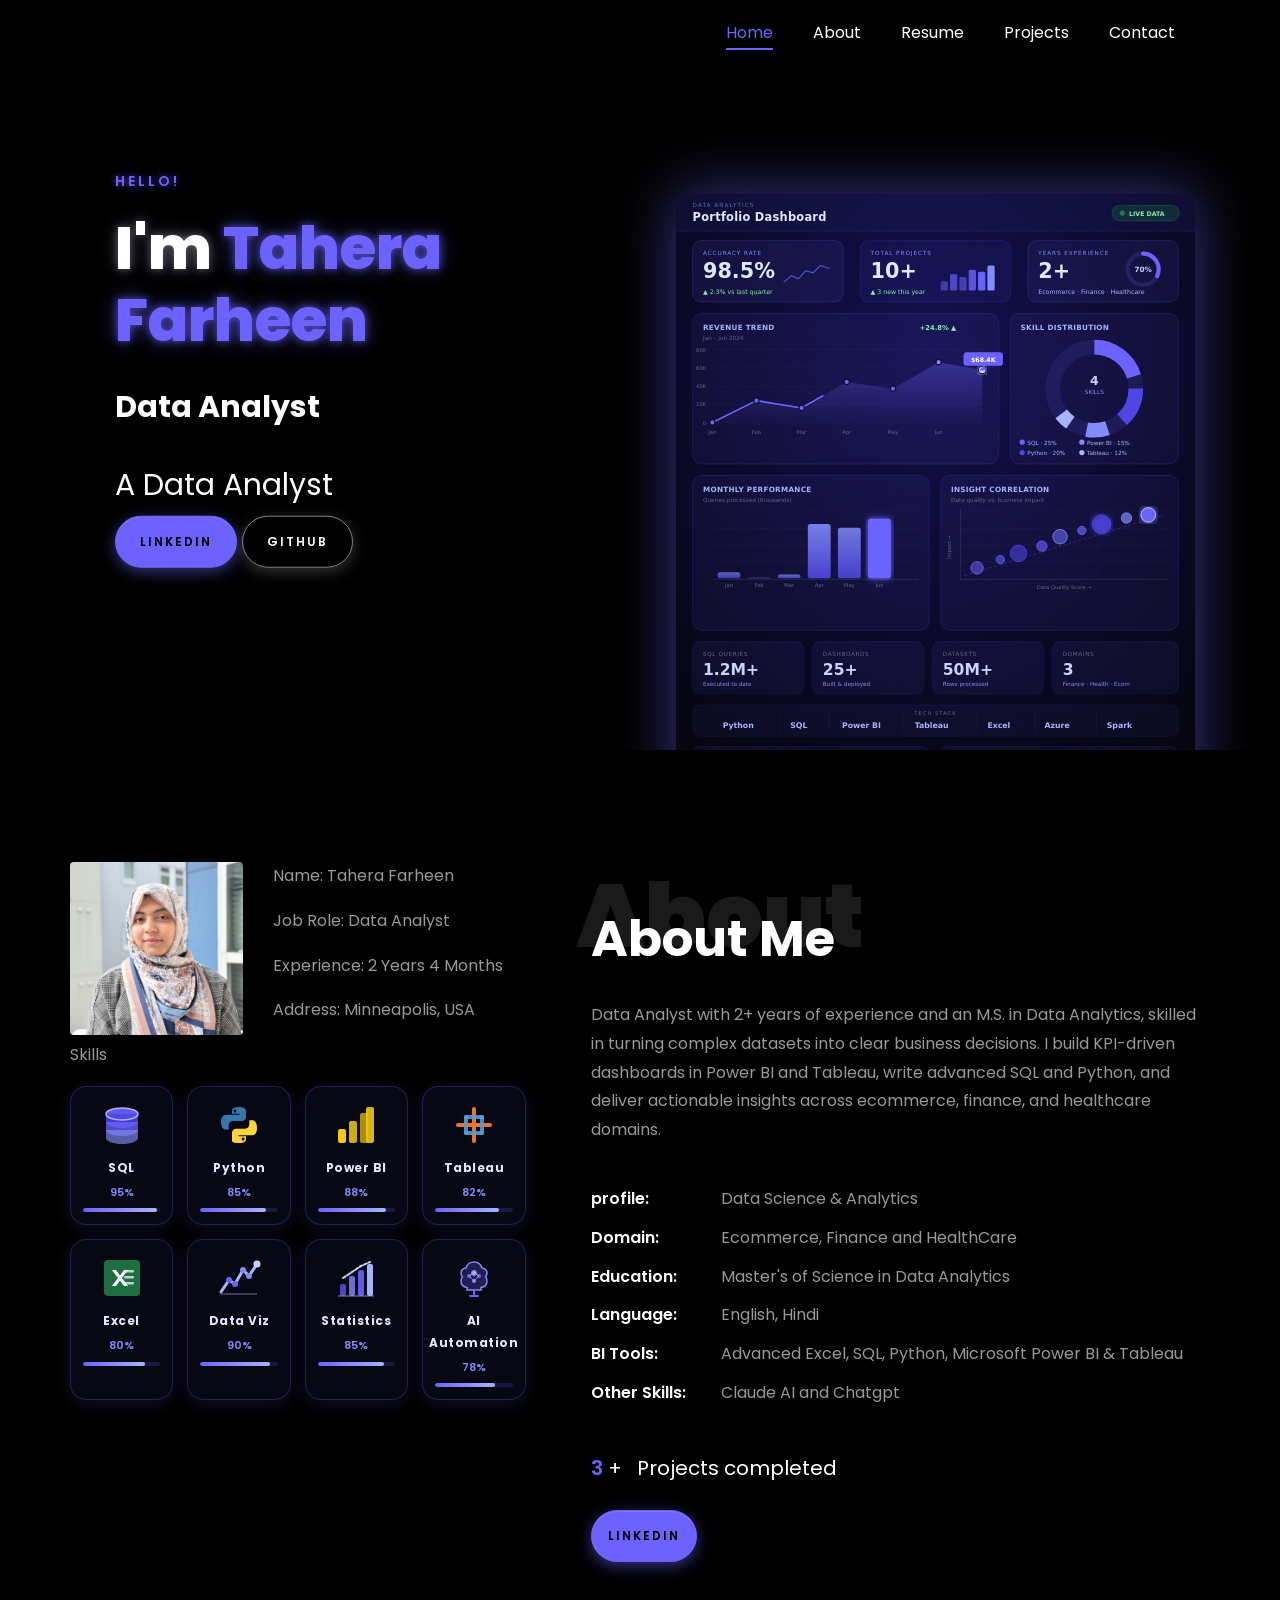
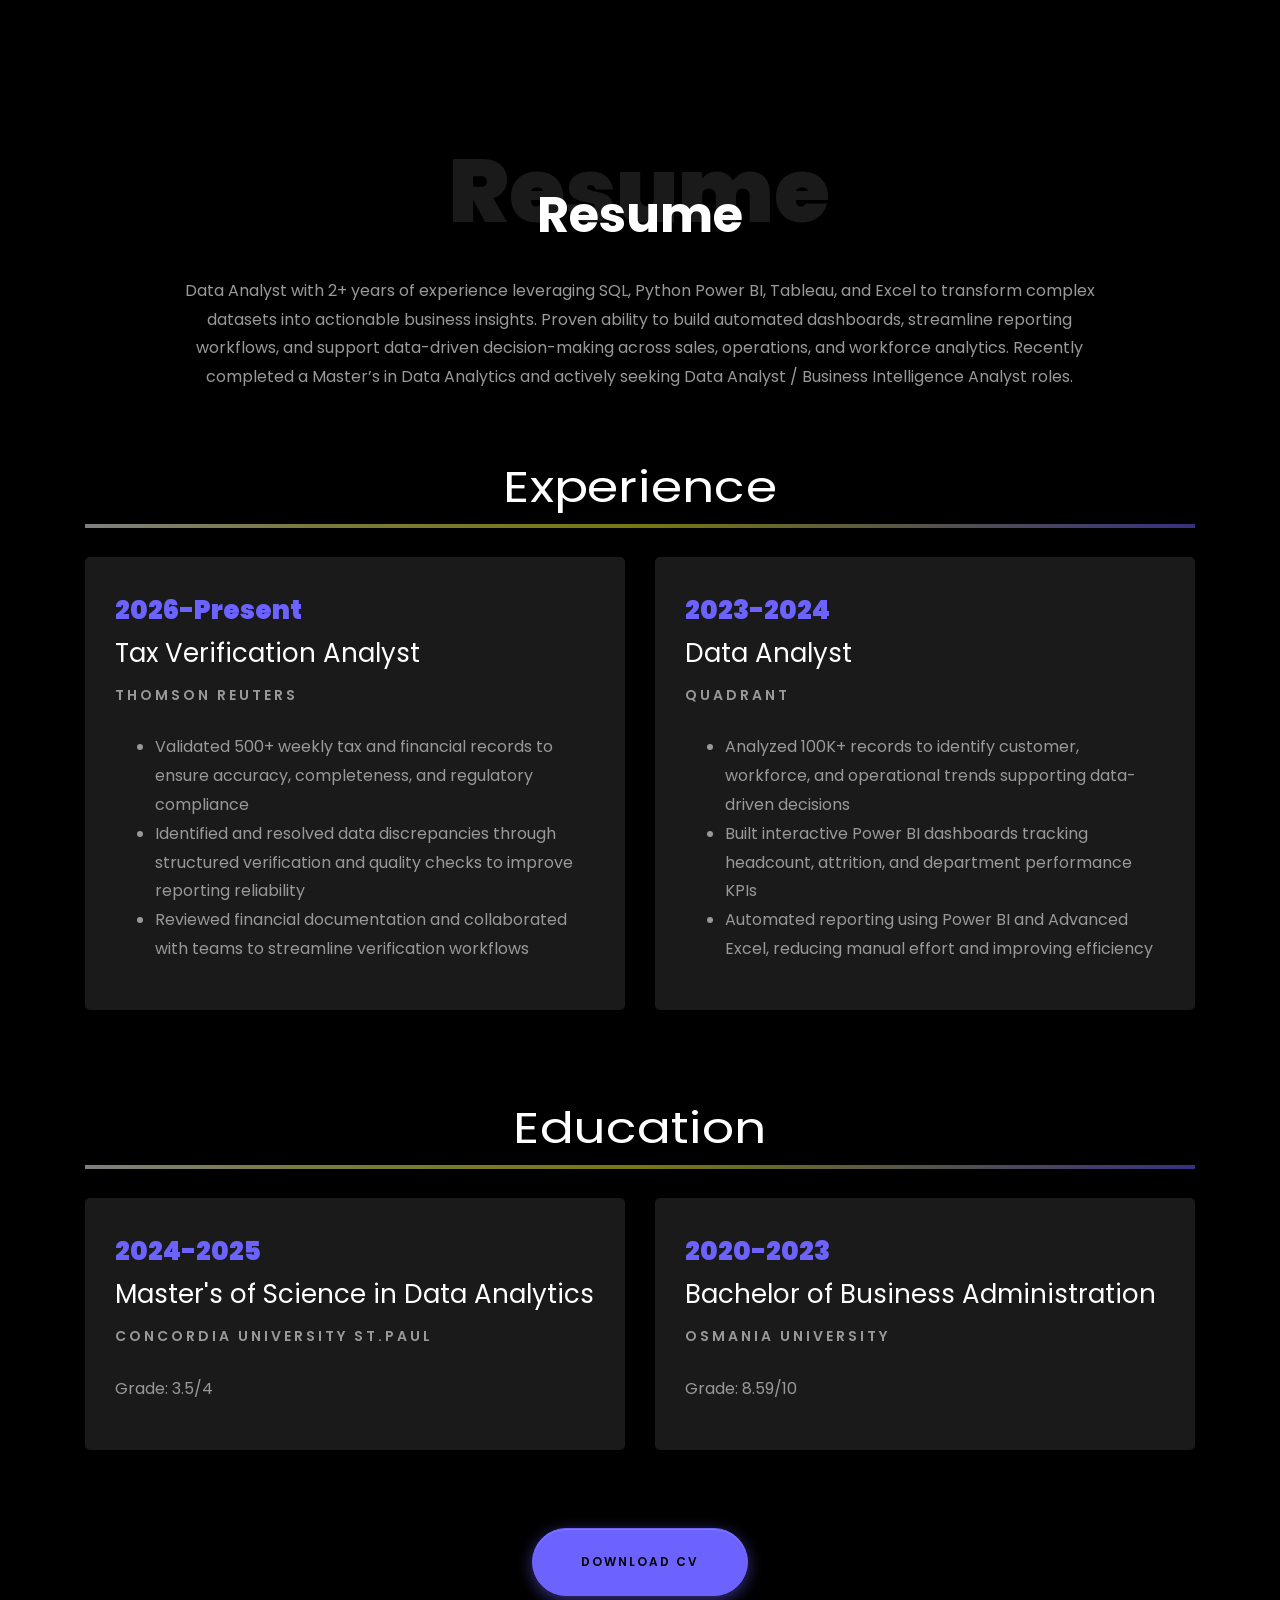
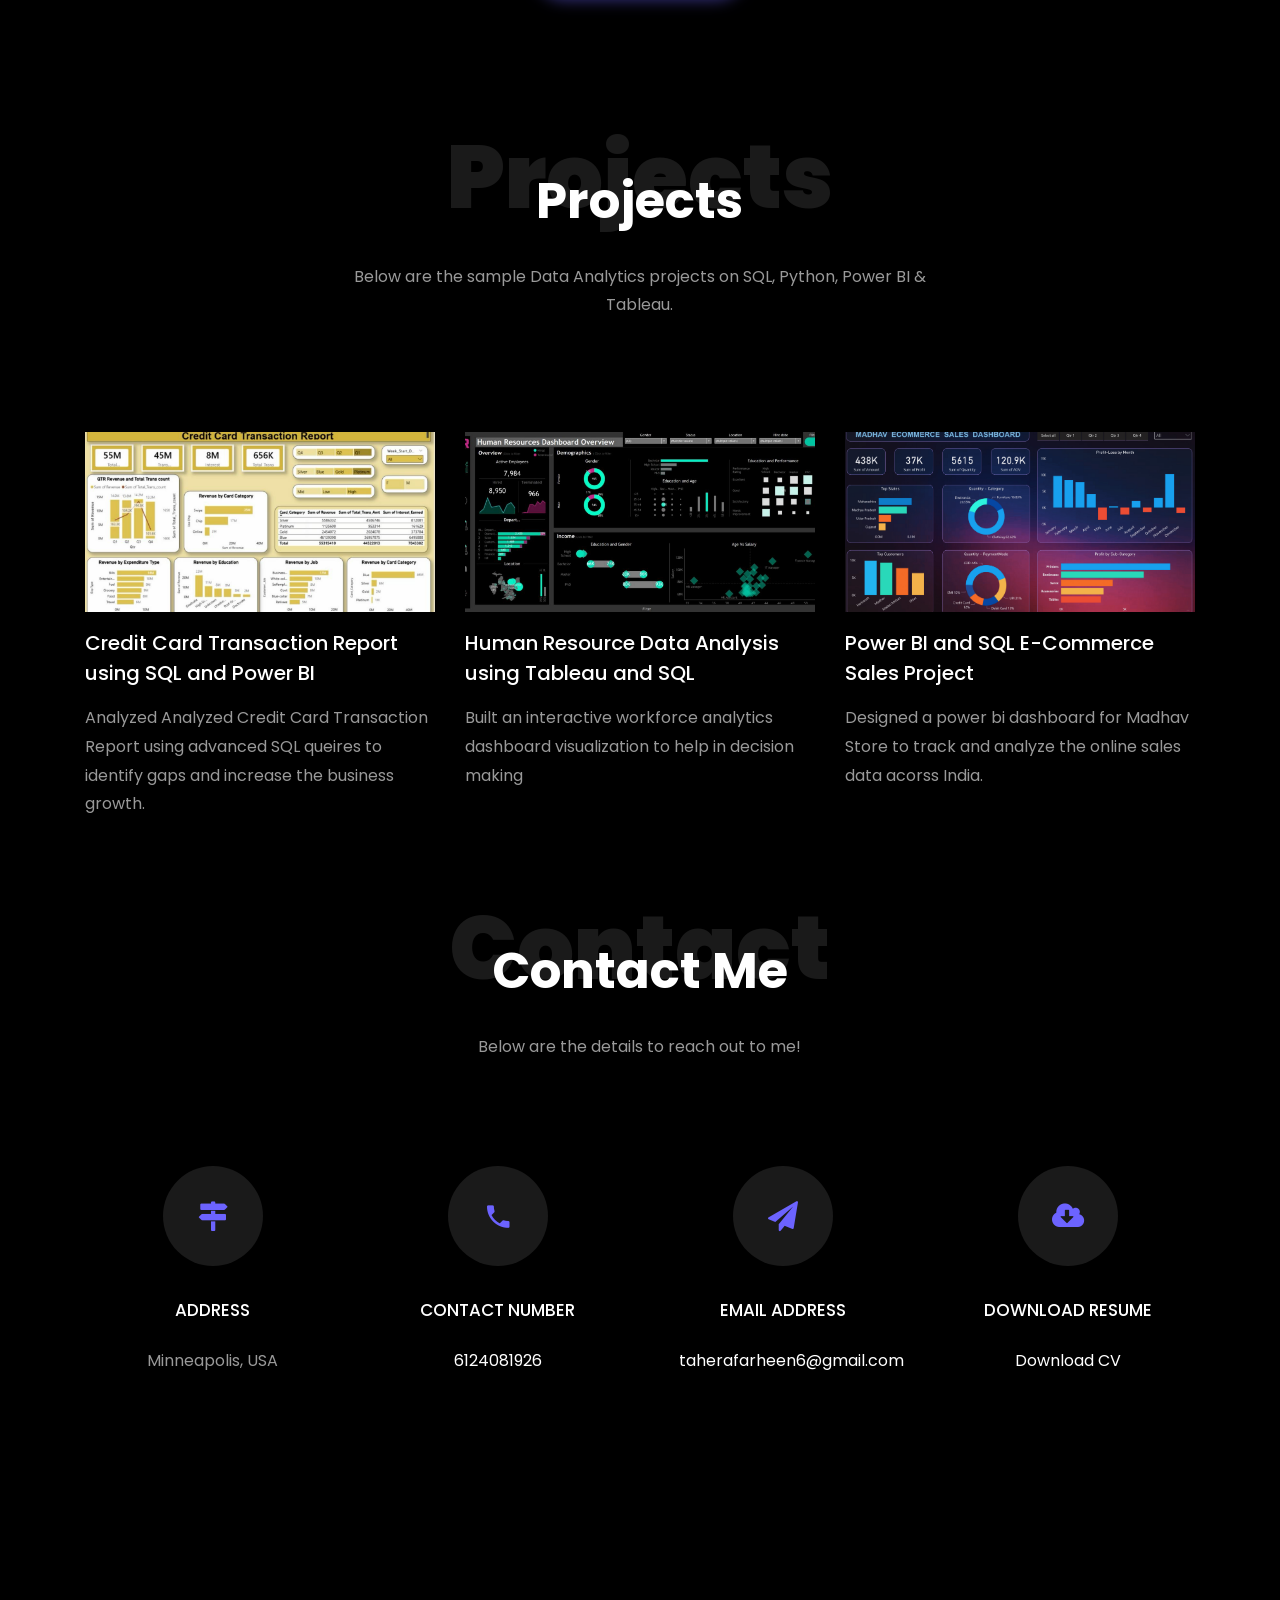
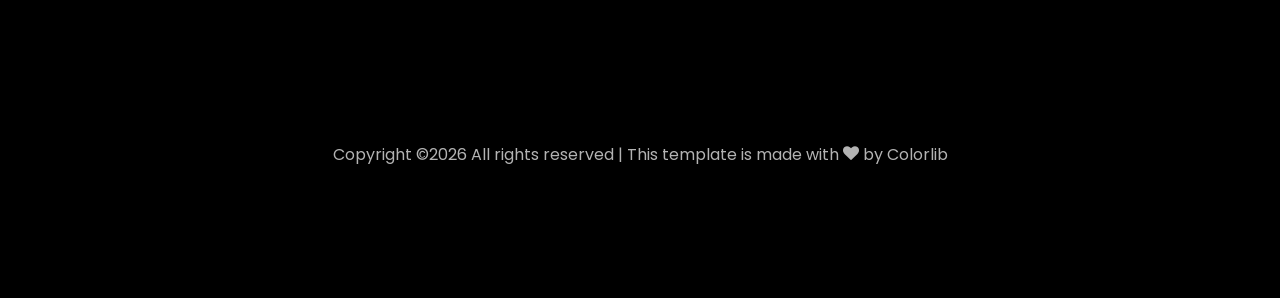
<file: index.html>
<!DOCTYPE html>
<html lang="en">
  <head>
    <title>Tahera Farheen Portfolio</title>
    <meta charset="utf-8">
    <meta name="viewport" content="width=device-width, initial-scale=1, shrink-to-fit=no">
    
    <link href="https://fonts.googleapis.com/css?family=Poppins:100,200,300,400,500,600,700,800,900" rel="stylesheet">

    <link rel="stylesheet" href="css/open-iconic-bootstrap.min.css">
    <link rel="stylesheet" href="css/animate.css">
    
    <link rel="stylesheet" href="css/owl.carousel.min.css">
    <link rel="stylesheet" href="css/owl.theme.default.min.css">
    <link rel="stylesheet" href="css/magnific-popup.css">

    <link rel="stylesheet" href="css/aos.css">

    <link rel="stylesheet" href="css/ionicons.min.css">
    
    <link rel="stylesheet" href="css/flaticon.css">
    <link rel="stylesheet" href="css/icomoon.css">
    <link rel="stylesheet" href="css/style.css">



<style>

/*======================================
//--//-->   SKILL BADGES
======================================*/
.skill-badges-grid {
  display: flex;
  flex-wrap: wrap;
  gap: 14px;
  margin-top: 10px;
}

.skill-badge {
  display: flex;
  flex-direction: column;
  align-items: center;
  background: rgba(108, 99, 255, 0.08);
  border: 1px solid rgba(108, 99, 255, 0.25);
  border-radius: 16px;
  padding: 14px 12px 12px;
  width: calc(25% - 11px);
  min-width: 90px;
  transition: transform 0.25s ease, box-shadow 0.25s ease, border-color 0.25s ease;
  box-shadow: 0 4px 18px rgba(108, 99, 255, 0.15);
  cursor: default;
}

.skill-badge:hover {
  transform: translateY(-5px);
  border-color: rgba(108, 99, 255, 0.6);
  box-shadow: 0 8px 28px rgba(108, 99, 255, 0.35);
}

.skill-badge-icon {
  width: 48px;
  height: 48px;
  margin-bottom: 8px;
}

.skill-badge-icon svg {
  width: 100%;
  height: 100%;
}

.skill-badge-name {
  font-size: 12px;
  font-weight: 700;
  color: #e0e7ff;
  letter-spacing: 0.5px;
  margin-bottom: 4px;
  text-align: center;
}

.skill-badge-pct {
  font-size: 11px;
  color: #818cf8;
  margin-bottom: 6px;
  font-weight: 600;
}

.skill-badge-bar {
  width: 100%;
  height: 4px;
  background: rgba(108, 99, 255, 0.18);
  border-radius: 4px;
  overflow: hidden;
}

.skill-badge-bar div {
  height: 100%;
  background: linear-gradient(90deg, #6C63FF, #a5b4fc);
  border-radius: 4px;
}

@media (max-width: 767px) {
  .skill-badge {
    width: calc(33.33% - 10px);
  }
}

/*======================================
//--//-->   PARTICLE CANVAS
======================================*/
#particles-canvas {
  position: absolute;
  top: 0;
  left: 0;
  width: 100%;
  height: 100%;
  z-index: 1;
  pointer-events: none;
}

.slider-item {
  position: relative;
}

.slider-item .overlay,
.slider-item .container {
  position: relative;
  z-index: 2;
}

/*======================================
//--//-->   SHADOW HEADLINE CENTERING
======================================*/

/* Shift big shadow text upward so h2 sits at its vertical center */
.heading-section {
  padding-top: 2.5rem;
}

.heading-section h1.big {
  top: -0.15em !important;
}

/*======================================
//--//-->   ABOUT
======================================*/

.about-mf .box-shadow-full {
  padding-top: 4rem;
  padding-bottom: 4rem;
}

.about-mf .about-img {
  margin-bottom: 2rem;
}

.about-mf .about-img img {
  margin-left: 10px;
}


.skill-mf .progress {
  /* background-color: #cde1f8; */
  margin: .5rem 0 1.2rem 0;
  border-radius: 0;
  height: .7rem;
}

.skill-mf .progress .progress-bar {
  height: .7rem;
  background-color: #6C63FF;
}


/* Animation styles */
#typing-animation {
  position: relative;
  font-size: 30px;
  font-weight: bold;
  color: rgb(255, 255, 255);
  overflow: hidden;
  white-space: nowrap;
  animation: typing 3s steps(20, end) infinite;
}

#typing-animation:before {
  content: "";
  /* position: absolute; */
  top: 0;
  left: 0;
  width: 0;
  height: 100%;
  background-color: #ccc;
  animation: typing-cursor 0.5s ease-in-out infinite;
}

@keyframes typing {
  from {
    width: 0;
  }
  to {
    width: 100%;
  }
}

@keyframes typing-cursor {
  from {
    width: 5px;
  }
  to {
    width: 0;
  }
}


/* project image zoom effect */

.zoom-effect {
  overflow: hidden;
  transition: transform 0.3s ease-out;
}

.zoom-effect:hover {
  transform: scale(1.1);
}

/*======================================
//--//-->   3D DASHBOARD SHADOW
======================================*/
.one-third.img {
  filter: drop-shadow(0px 0px 30px rgba(108, 99, 255, 0.55))
          drop-shadow(0px 0px 12px rgba(0, 0, 0, 0.7));
}

/*======================================
//--//-->   BUTTON SHADOWS
======================================*/
.btn-primary {
  box-shadow: 0 4px 15px rgba(108, 99, 255, 0.5),
              0 2px 6px rgba(0, 0, 0, 0.4),
              inset 0 1px 0 rgba(255, 255, 255, 0.15) !important;
  transition: box-shadow 0.3s ease, transform 0.2s ease !important;
}
.btn-primary:hover {
  box-shadow: 0 6px 22px rgba(108, 99, 255, 0.7),
              0 4px 10px rgba(0, 0, 0, 0.5),
              inset 0 1px 0 rgba(255, 255, 255, 0.2) !important;
  transform: translateY(-2px);
}
.btn-white, .btn-outline-white {
  box-shadow: 0 4px 15px rgba(255, 255, 255, 0.2),
              0 2px 6px rgba(0, 0, 0, 0.4) !important;
  transition: box-shadow 0.3s ease, transform 0.2s ease !important;
}
.btn-white:hover, .btn-outline-white:hover {
  box-shadow: 0 6px 22px rgba(255, 255, 255, 0.35),
              0 4px 10px rgba(0, 0, 0, 0.5) !important;
  transform: translateY(-2px);
}

/*======================================
//--//-->   TEXT SHADOWS
======================================*/
.owl-carousel.home-slider .slider-item .slider-text .subheading {
  text-shadow:
    0 0 6px rgba(108, 99, 255, 0.7),
    0 0 16px rgba(108, 99, 255, 0.45),
    0 3px 8px rgba(0, 0, 0, 0.7);
}

.owl-carousel.home-slider .slider-item .slider-text h1 {
  text-shadow:
    0 0 8px rgba(255, 255, 255, 0.3),
    0 0 18px rgba(180, 170, 255, 0.3),
    0 4px 12px rgba(0, 0, 0, 0.75);
}

.owl-carousel.home-slider .slider-item .slider-text h1 span {
  text-shadow:
    0 0 8px rgba(108, 99, 255, 0.7),
    0 0 22px rgba(108, 99, 255, 0.45),
    0 4px 12px rgba(0, 0, 0, 0.75);
}

</style>


  </head>
  <body data-spy="scroll" data-target=".site-navbar-target" data-offset="300">
	  
	  
    <nav class="navbar navbar-expand-lg navbar-dark ftco_navbar ftco-navbar-light site-navbar-target" id="ftco-navbar">
	    <div class="container">
	      <!-- <a class="navbar-brand" href="index.html">TAHERA FARHEEN</a> -->
	      <button class="navbar-toggler js-fh5co-nav-toggle fh5co-nav-toggle" type="button" data-toggle="collapse" data-target="#ftco-nav" aria-controls="ftco-nav" aria-expanded="false" aria-label="Toggle navigation">
	        <span class="oi oi-menu"></span> Menu
	      </button>

	      <div class="collapse navbar-collapse" id="ftco-nav">
	        <ul class="navbar-nav nav ml-auto">
	          <li class="nav-item"><a href="#home-section" class="nav-link"><span>Home</span></a></li>
	          <li class="nav-item"><a href="#about-section" class="nav-link"><span>About</span></a></li>
	          <li class="nav-item"><a href="#resume-section" class="nav-link"><span>Resume</span></a></li>
	          <li class="nav-item"><a href="#project-section" class="nav-link"><span>Projects</span></a></li>
	          <li class="nav-item"><a href="#contact-section" class="nav-link"><span>Contact</span></a></li>
	        </ul>
	      </div>
	    </div>
	  </nav>
	  <section id="home-section" class="hero">
		  <div class="home-slider  owl-carousel">
	       <div class="slider-item ">
	      	<canvas id="particles-canvas"></canvas>
	      	<div class="overlay"></div>
	         <div class="container">
	          <div class="row d-md-flex no-gutters slider-text align-items-end justify-content-end" data-scrollax-parent="true">
	          	<div class="one-third js-fullheight order-md-last img" style="background-image:url(images/dashboard-option1.svg); background-size:78% 88%; background-position:right 0 bottom 0; background-repeat:no-repeat;">
	          	 <div class="overlay"></div>
	          	</div>
		          <div class="one-forth d-flex  align-items-center ftco-animate" data-scrollax=" properties: { translateY: '70%' }">
		          	<div class="text">
		          		<span class="subheading">Hello!</span>
			            <h1 class="mb-4 mt-3">I'm <span>Tahera Farheen</span></h1>

						<!-- Element to contain animated typing -->
						<span id="typing-animation"></span>

						<script>

						// Initialize the typing animation
						const typingAnimationElement = document.getElementById('typing-animation');

						// Create an array of typing text
						const typingTexts = [
						'Data Analyst  ',
						// 'YouTuber  ',
						// 'Teacher   ',
						];

						// Create a function to display the typing animation for a given text
						function playTypingAnimation(text) {
						// Loop through each character and add it to the element
						for (let i = 0; i < text.length; i++) {
							setTimeout(() => {
							typingAnimationElement.textContent += text[i];
							}, i * 200); // Increase the delay to slow down the typing animation
						}

						// Once the animation is complete, reset the text and start over
						setTimeout(() => {
							typingAnimationElement.textContent = '';
							playTypingAnimation(typingTexts[(typingTexts.indexOf(text) + 1) % typingTexts.length]);
						}, text.length * 200);
						}

						// Start the typing animation loop
						playTypingAnimation(typingTexts[0]);

						</script>

						<br>
						<br>
			            <h2>A Data Analyst</h2>
						<!-- <h2 class="d-flex" style="margin-bottom: 0">With over 5 years of experience</h2> -->
						<!-- <br> -->
			            <p><a href="https://www.linkedin.com/in/taherafarheen" class="btn btn-primary py-3 px-4">Linkedin</a> 
							<a href="https://github.com/taherafarheen6-dot" class="btn btn-white btn-outline-white py-3 px-4">GitHub</a></p>
		            </div>
		          </div>
	        	</div>
	        </div>
	      </div>
		</div>
    </section>



    <section class="ftco-about img ftco-section ftco-no-pb" id="about-section">
    	<div class="container">
			<div class="row">
				<div class="row d-flex align-items-stretch">
				<!-- <div class="row d-flex"> -->
					<div class="col-md-6 col-lg-5 d-flex">
						<div class="img-about img d-flex align-items-stretch">
							<div class="overlay">
								<div class="row">
									<div class="col-sm-6 col-md-5">
									  <div class="about-img">
										<img src="images/about-me.png" class="img-fluid rounded b-shadow-a" alt="">
									  </div>
									</div>
									<!-- Details next to profile image -->
									<div class="col-sm-6 col-md-7">
									  <div class="about-info">
										<p><span class="title-s">Name: </span> <span>Tahera Farheen</span></p>
										<p><span class="title-s">Job Role: </span> <span>Data Analyst</span></p>
										<p><span class="title-s">Experience: </span> <span>2 Years 4 Months</span></p>
										<p><span class="title-s">Address: </span> <span>Minneapolis, USA</span></p>
									  </div>
									</div>
								  </div>

								<div class="skill-mf">
  <p class="title-s">Skills</p>
  <div class="skill-badges-grid">

    <!-- SQL -->
    <div class="skill-badge">
      <div class="skill-badge-icon">
        <svg viewBox="0 0 48 48" fill="none" xmlns="http://www.w3.org/2000/svg">
          <ellipse cx="24" cy="13" rx="16" ry="6" fill="#6C63FF" opacity="0.9"/>
          <path d="M8 13v8c0 3.31 7.16 6 16 6s16-2.69 16-6v-8" fill="#4F46E5" opacity="0.85"/>
          <path d="M8 21v8c0 3.31 7.16 6 16 6s16-2.69 16-6v-8" fill="#6C63FF" opacity="0.75"/>
          <path d="M8 29v8c0 3.31 7.16 6 16 6s16-2.69 16-6v-8" fill="#818cf8" opacity="0.65"/>
          <ellipse cx="24" cy="13" rx="16" ry="6" fill="none" stroke="#a5b4fc" stroke-width="1.5"/>
        </svg>
      </div>
      <span class="skill-badge-name">SQL</span>
      <span class="skill-badge-pct">95%</span>
      <div class="skill-badge-bar"><div style="width:95%"></div></div>
    </div>

    <!-- Python -->
    <div class="skill-badge">
      <div class="skill-badge-icon">
        <svg viewBox="0 0 48 48" xmlns="http://www.w3.org/2000/svg">
          <path d="M24.4 6C16.6 6 17 9.4 17 9.4v3.3h7.6v1H11.5S6 13.1 6 21c0 7.9 4.8 7.6 4.8 7.6h2.9v-3.7s-.2-4.8 4.7-4.8h8.1s4.5.1 4.5-4.4V10.4S31.7 6 24.4 6zm-4.5 2.6c.8 0 1.5.7 1.5 1.5s-.7 1.5-1.5 1.5-1.5-.7-1.5-1.5.7-1.5 1.5-1.5z" fill="#3776AB"/>
          <path d="M23.6 42c7.8 0 7.4-3.4 7.4-3.4v-3.3h-7.6v-1h13.1s5.5.6 5.5-7.4c0-7.9-4.8-7.6-4.8-7.6h-2.9v3.7s.2 4.8-4.7 4.8h-8.1s-4.5-.1-4.5 4.4v7.3S16.3 42 23.6 42zm4.5-2.6c-.8 0-1.5-.7-1.5-1.5s.7-1.5 1.5-1.5 1.5.7 1.5 1.5-.7 1.5-1.5 1.5z" fill="#FFD43B"/>
        </svg>
      </div>
      <span class="skill-badge-name">Python</span>
      <span class="skill-badge-pct">85%</span>
      <div class="skill-badge-bar"><div style="width:85%"></div></div>
    </div>

    <!-- Power BI -->
    <div class="skill-badge">
      <div class="skill-badge-icon">
        <svg viewBox="0 0 48 48" fill="none" xmlns="http://www.w3.org/2000/svg">
          <rect x="6" y="28" width="8" height="14" rx="2" fill="#F2C811"/>
          <rect x="17" y="20" width="8" height="22" rx="2" fill="#F2C811" opacity="0.85"/>
          <rect x="28" y="12" width="8" height="30" rx="2" fill="#F2C811" opacity="0.7"/>
          <rect x="34" y="6" width="8" height="36" rx="2" fill="#F2C811" opacity="0.9"/>
        </svg>
      </div>
      <span class="skill-badge-name">Power BI</span>
      <span class="skill-badge-pct">88%</span>
      <div class="skill-badge-bar"><div style="width:88%"></div></div>
    </div>

    <!-- Tableau -->
    <div class="skill-badge">
      <div class="skill-badge-icon">
        <svg viewBox="0 0 48 48" fill="none" xmlns="http://www.w3.org/2000/svg">
          <rect x="22" y="6" width="4" height="36" rx="2" fill="#E8762D"/>
          <rect x="6" y="22" width="36" height="4" rx="2" fill="#E8762D"/>
          <rect x="14" y="14" width="4" height="20" rx="2" fill="#5B9BD5" opacity="0.9"/>
          <rect x="30" y="14" width="4" height="20" rx="2" fill="#5B9BD5" opacity="0.9"/>
          <rect x="14" y="14" width="20" height="4" rx="2" fill="#5B9BD5" opacity="0.9"/>
          <rect x="14" y="30" width="20" height="4" rx="2" fill="#5B9BD5" opacity="0.9"/>
        </svg>
      </div>
      <span class="skill-badge-name">Tableau</span>
      <span class="skill-badge-pct">82%</span>
      <div class="skill-badge-bar"><div style="width:82%"></div></div>
    </div>

    <!-- Excel -->
    <div class="skill-badge">
      <div class="skill-badge-icon">
        <svg viewBox="0 0 48 48" fill="none" xmlns="http://www.w3.org/2000/svg">
          <rect x="6" y="6" width="36" height="36" rx="4" fill="#1D6F42"/>
          <path d="M14 16l6 8-6 8h4l4-5.5 4 5.5h4l-6-8 6-8h-4l-4 5.5-4-5.5z" fill="white"/>
          <rect x="26" y="16" width="10" height="2.5" rx="1" fill="white" opacity="0.7"/>
          <rect x="26" y="22" width="10" height="2.5" rx="1" fill="white" opacity="0.7"/>
          <rect x="26" y="28" width="10" height="2.5" rx="1" fill="white" opacity="0.7"/>
        </svg>
      </div>
      <span class="skill-badge-name">Excel</span>
      <span class="skill-badge-pct">80%</span>
      <div class="skill-badge-bar"><div style="width:80%"></div></div>
    </div>

    <!-- Data Visualization -->
    <div class="skill-badge">
      <div class="skill-badge-icon">
        <svg viewBox="0 0 48 48" fill="none" xmlns="http://www.w3.org/2000/svg">
          <polyline points="6,38 14,26 20,30 28,16 34,22 42,10" stroke="#a5b4fc" stroke-width="3" stroke-linecap="round" stroke-linejoin="round"/>
          <circle cx="14" cy="26" r="3" fill="#6C63FF"/>
          <circle cx="20" cy="30" r="3" fill="#6C63FF"/>
          <circle cx="28" cy="16" r="3" fill="#818cf8"/>
          <circle cx="34" cy="22" r="3" fill="#818cf8"/>
          <circle cx="42" cy="10" r="3.5" fill="#c7d2fe"/>
          <line x1="6" y1="40" x2="42" y2="40" stroke="#a5b4fc" stroke-width="1.5" opacity="0.4"/>
        </svg>
      </div>
      <span class="skill-badge-name">Data Viz</span>
      <span class="skill-badge-pct">90%</span>
      <div class="skill-badge-bar"><div style="width:90%"></div></div>
    </div>

    <!-- Statistical Analysis -->
    <div class="skill-badge">
      <div class="skill-badge-icon">
        <svg viewBox="0 0 48 48" fill="none" xmlns="http://www.w3.org/2000/svg">
          <rect x="8"  y="30" width="6" height="12" rx="2" fill="#6C63FF" opacity="0.7"/>
          <rect x="17" y="22" width="6" height="20" rx="2" fill="#818cf8" opacity="0.8"/>
          <rect x="26" y="16" width="6" height="26" rx="2" fill="#6C63FF" opacity="0.9"/>
          <rect x="35" y="10" width="6" height="32" rx="2" fill="#a5b4fc"/>
          <line x1="6" y1="42" x2="42" y2="42" stroke="#a5b4fc" stroke-width="1.5" opacity="0.5"/>
          <polyline points="11,24 20,18 29,12 38,8" stroke="#c7d2fe" stroke-width="2" stroke-linecap="round" stroke-dasharray="3 2"/>
        </svg>
      </div>
      <span class="skill-badge-name">Statistics</span>
      <span class="skill-badge-pct">85%</span>
      <div class="skill-badge-bar"><div style="width:85%"></div></div>
    </div>

    <!-- AI Automation -->
    <div class="skill-badge">
      <div class="skill-badge-icon">
        <svg viewBox="0 0 48 48" fill="none" xmlns="http://www.w3.org/2000/svg">
          <!-- Brain outline -->
          <path d="M24 8c-4 0-7 2.5-8 6-2.5 0-5 2-5 5 0 1.5.5 2.8 1.4 3.8C11.5 24 11 25.5 11 27c0 3.5 2.5 6 6 6.5V36h14v-2.5c3.5-.5 6-3 6-6.5 0-1.5-.5-3-1.4-4.2.9-1 1.4-2.3 1.4-3.8 0-3-2.5-5-5-5-1-3.5-4-6-8-6z" fill="rgba(108,99,255,0.25)" stroke="#818cf8" stroke-width="1.5"/>
          <!-- Circuit lines -->
          <line x1="24" y1="36" x2="24" y2="42" stroke="#6C63FF" stroke-width="2" stroke-linecap="round"/>
          <line x1="20" y1="42" x2="28" y2="42" stroke="#6C63FF" stroke-width="2" stroke-linecap="round"/>
          <!-- Nodes inside brain -->
          <circle cx="19" cy="22" r="2" fill="#6C63FF"/>
          <circle cx="24" cy="19" r="2" fill="#a5b4fc"/>
          <circle cx="29" cy="22" r="2" fill="#6C63FF"/>
          <circle cx="24" cy="27" r="2" fill="#818cf8"/>
          <!-- Connecting lines -->
          <line x1="19" y1="22" x2="24" y2="19" stroke="#a5b4fc" stroke-width="1" opacity="0.7"/>
          <line x1="24" y1="19" x2="29" y2="22" stroke="#a5b4fc" stroke-width="1" opacity="0.7"/>
          <line x1="19" y1="22" x2="24" y2="27" stroke="#a5b4fc" stroke-width="1" opacity="0.7"/>
          <line x1="29" y1="22" x2="24" y2="27" stroke="#a5b4fc" stroke-width="1" opacity="0.7"/>
          <!-- Pulse animation dot -->
          <circle cx="24" cy="19" r="4" fill="none" stroke="#c7d2fe" stroke-width="1" opacity="0.5">
            <animate attributeName="r" values="2;6;2" dur="2s" repeatCount="indefinite"/>
            <animate attributeName="opacity" values="0.8;0;0.8" dur="2s" repeatCount="indefinite"/>
          </circle>
        </svg>
      </div>
      <span class="skill-badge-name">AI Automation</span>
      <span class="skill-badge-pct">78%</span>
      <div class="skill-badge-bar"><div style="width:78%"></div></div>
    </div>

  </div>
</div>
							</div>
						</div>
					</div>
					
					<div class="col-md-6 col-lg-7 pl-lg-5 pb-5">
						<div class="row justify-content-start pb-3">
							<div class="col-md-12 heading-section ftco-animate">

								<h1 class="big">About</h1>
								<h2 class="mb-4">About Me</h2>
								
								<p>Data Analyst with 2+ years of experience and an M.S. in Data Analytics, skilled in turning complex datasets into clear business decisions. I build KPI-driven dashboards in Power BI and Tableau, write advanced SQL and Python, and deliver actionable insights across ecommerce, finance, and healthcare domains.</p>
								<ul class="about-info mt-4 px-md-0 px-2">
									<li class="d-flex"><span>profile:</span> <span>Data Science & Analytics </span></li>
									<li class="d-flex"><span>Domain:</span> <span>Ecommerce, Finance and HealthCare</span></li>
									<li class="d-flex"><span>Education:</span> <span>Master's of Science in Data Analytics</span></li>
									<li class="d-flex"><span>Language:</span> <span>English, Hindi</span></li>
									<li class="d-flex"><span>BI Tools:</span> <span>Advanced Excel, SQL, Python, Microsoft Power BI & Tableau</span></li>
									<li class="d-flex"><span>Other Skills:</span> <span>Claude AI and Chatgpt</span></li>
									<!-- <li class="d-flex"><span>Interest:</span> <span>Traveling, Travel Photography, Teaching</span></li> -->
									
								</ul>
							</div>
						</div>


						<div class="counter-wrap ftco-animate d-flex mt-md-3">
							<div class="text">
								<p class="mb-4">
									<span class="number" data-number="10">0</span> <span>+</span>
									<span>&nbsp; Projects completed</span>
								</p>
								<p><a href="https://www.linkedin.com/in/taherafarheen" class="btn btn-primary py-3 px-3">LinkedIn</a></p>
							</div>
						</div>
					</div>
				</div>
			</div>
		</div>
    </section>



	
    <section class="ftco-section ftco-no-pb" id="resume-section">
    	<div class="container">
    		<div class="row justify-content-center pb-5">
          <div class="col-md-10 heading-section text-center ftco-animate">
          	<h1 class="big big-2">Resume</h1>
            <h2 class="mb-4">Resume</h2>
            <p>Data Analyst with 2+ years of experience leveraging SQL, Python Power BI, Tableau, and Excel to transform complex datasets into actionable business insights. Proven ability to build automated dashboards, streamline reporting workflows, and support data-driven decision-making across sales, operations, and workforce analytics. Recently  completed a Master’s in Data Analytics and actively seeking Data Analyst / Business Intelligence Analyst roles.</p>
          </div>
        </div>

		<div class="row justify-content-center text-center">
			<div class="col-md-12">
				<h1 class="big-4">Experience</h1>
				<div class="underline"></div>
			</div>
		</div>
		<br>
		
		<div class="row">
				<div class="col-md-6 d-flex">
					<div class="resume-wrap ftco-animate w-100">
						<span class="date">2026-Present</span>
						<h2>Tax Verification Analyst</h2>
						<span class="position">Thomson Reuters</span>
						<ul class="mt-4">
							<li>Validated 500+ weekly tax and financial records to ensure accuracy, completeness, and regulatory compliance</li>
							<li>Identified and resolved data discrepancies through structured verification and quality checks to improve reporting reliability</li>
							<li>Reviewed financial documentation and collaborated with teams to streamline verification workflows</li>
						</ul>
					</div>
				</div>

				<div class="col-md-6 d-flex">
					<div class="resume-wrap ftco-animate w-100">
						<span class="date">2023-2024</span>
						<h2>Data Analyst</h2>
						<span class="position">Quadrant</span>
						<ul class="mt-4">
							<li>Analyzed 100K+ records to identify customer, workforce, and operational trends supporting data-driven decisions</li>
							<li>Built interactive Power BI dashboards tracking headcount, attrition, and department performance KPIs</li>
							<li>Automated reporting using Power BI and Advanced Excel, reducing manual effort and improving efficiency</li>
						</ul>
					</div>
				</div>
			</div>

		<br>
		<br>

		<div class="row justify-content-center text-center">
			<div class="col-md-12">
				<h1 class="big-4">Education</h1>
				<div class="underline"></div>
			</div>
		</div>
		<br>
		
		
			<div class="row">


    			<div class="col-md-6">
    				<div class="resume-wrap ftco-animate">
    					<span class="date">2024-2025</span>
    					<h2>Master's of Science in Data Analytics</h2>
    					<span class="position">Concordia University St.Paul</span>
    					<p class="mt-4">Grade: 3.5/4</p>
    				</div>
    			</div>

    			<div class="col-md-6">
    				<div class="resume-wrap ftco-animate">
    					<span class="date">2020-2023</span>
    					<h2>Bachelor of Business Administration</h2>
    					<span class="position">Osmania University</span>
    					<p class="mt-4">Grade: 8.59/10</p>
    				</div>
				</div>
    		</div>

    		<div class="row justify-content-center mt-5">
    			<div class="col-md-6 text-center ftco-animate">
    				<p><a href="#" class="btn btn-primary py-4 px-5">Download CV</a></p>
    			</div>
    		</div>
    	</div>
    </section>

   

    <section class="ftco-section ftco-no-pb" id="project-section">
      <div class="container">
        <div class="row justify-content-center mb-5 pb-5">
          <div class="col-md-7 heading-section text-center ftco-animate">
            <h1 class="big big-2">Projects</h1>
            <h2 class="mb-4">Projects</h2>
            <p>Below are the sample Data Analytics projects on SQL, Python, Power BI & Tableau.</p>
          </div>
        </div>
        <div class="row d-flex">
          <div class="col-md-4 d-flex ftco-animate">
          	<div class="blog-entry justify-content-end">
              <a href="https://app.powerbi.com/groups/me/reports/656c3f87-165d-44a1-8065-3778ed2993c5/e955f08eb4aa0867e807?ctid=954ce605-40a5-4ea8-810d-7ad186d31f58&experience=power-bi&bookmarkGuid=66cb0a37-b268-4da4-a8d6-0259d45387f1" class="block-20 zoom-effect" style="background-image: url('images/proj_1.jpg');">
              </a>
              <div class="text mt-3 float-right d-block">

                <h3 class="heading"><a href="https://app.powerbi.com/groups/me/reports/656c3f87-165d-44a1-8065-3778ed2993c5/e955f08eb4aa0867e807?ctid=954ce605-40a5-4ea8-810d-7ad186d31f58&experience=power-bi&bookmarkGuid=66cb0a37-b268-4da4-a8d6-0259d45387f1">Credit Card Transaction Report using SQL and Power BI</a></h3>
                <p>Analyzed Analyzed Credit Card Transaction Report using advanced SQL queires to identify gaps and increase the business growth.</p>
              </div>
            </div>
          </div>
          <div class="col-md-4 d-flex ftco-animate">
          	<div class="blog-entry justify-content-end">
              <a href="https://github.com/taherafarheen6-dot/Tableau-HR-Project" class="block-20 zoom-effect" style="background-image: url('images/proj_2.jpg');">
              </a>
              <div class="text mt-3 float-right d-block">

                <h3 class="heading"><a href="https://github.com/taherafarheen6-dot/Tableau-HR-Project">Human Resource Data Analysis using Tableau and SQL</a></h3>
                <p>Built an interactive workforce analytics dashboard visualization to help in decision making</p>
              </div>
            </div>
          </div>
          <div class="col-md-4 d-flex ftco-animate">
          	<div class="blog-entry">
              <a href="https://app.powerbi.com/groups/efd36eb2-4b78-45c7-8ba5-8052cdee312f/reports/6d06561a-8584-4faf-a2d6-7050b337e5ed/28e9d43b0d7bd107a423?ctid=954ce605-40a5-4ea8-810d-7ad186d31f58&experience=power-bi" class="block-20 zoom-effect" style="background-image: url('images/proj_3.jpg');">
              </a>
              <div class="text mt-3 float-right d-block">

                <h3 class="heading"><a href="https://app.powerbi.com/groups/efd36eb2-4b78-45c7-8ba5-8052cdee312f/reports/6d06561a-8584-4faf-a2d6-7050b337e5ed/28e9d43b0d7bd107a423?ctid=954ce605-40a5-4ea8-810d-7ad186d31f58&experience=power-bi">Power BI and SQL E-Commerce Sales Project</a></h3>
                <p>Designed a power bi dashboard for Madhav Store to track and analyze the online sales data acorss India.</p>
              </div>
            </div>
          </div>
        </div>
	<br>
		<!-- added justify-content-center to center align the last two projects
		<div class="row d-flex justify-content-center">  
			<div class="col-md-4 d-flex ftco-animate">
				<div class="blog-entry justify-content-end">
				<a href="https://github.com/rishabhnmishra/sales_forecasting/tree/main" class="block-20 zoom-effect" style="background-image: url('images/proj_4.jpg');">
				</a>
				<div class="text mt-3 float-right d-block">
  
				  <h3 class="heading"><a href="https://github.com/rishabhnmishra/sales_forecasting/tree/main">Sales Forecast- Time Series Forecasting</a></h3>
				  <p>Used multiple machine learning models to forecast sales (retail store) and performed time series analysis.</p>
				</div>
			  </div>
			</div>
			<div class="col-md-4 d-flex ftco-animate">
				<div class="blog-entry justify-content-end">
				<a href="https://github.com/rishabhnmishra/customer_segmentation/blob/main/Customer_Segmentation-final.ipynb" class="block-20 zoom-effect" style="background-image: url('images/proj_5.jpg');">
				</a>
				<div class="text mt-3 float-right d-block"> -->
  
				  <!-- <h3 class="heading"><a href="https://github.com/rishabhnmishra/customer_segmentation/blob/main/Customer_Segmentation-final.ipynb">Customer Segmentation using clustering model</a></h3> -->
				  <!-- <p>Developed a ML model to give various recommendations of financial products &amp; services on target customer groups.</p> -->
				</div>
			  </div>
    </section>

    <section class="ftco-section ftco-no-pt contact-section ftco-no-pb" id="contact-section">
      <div class="container">
      	<div class="row justify-content-center mb-5 pb-3">
          <div class="col-md-7 heading-section text-center ftco-animate">
            <h1 class="big big-2">Contact</h1>
            <h2 class="mb-4">Contact Me</h2>
            <p>Below are the details to reach out to me!</p>
          </div>
        </div>

        <div class="row d-flex contact-info mb-5">
          <div class="col-md-6 col-lg-3 d-flex ftco-animate">
          	<div class="align-self-stretch box p-4 text-center">
          		<div class="icon d-flex align-items-center justify-content-center">
          			<span class="icon-map-signs"></span>
          		</div>
          		<h3 class="mb-4">Address</h3>
	            <p>Minneapolis, USA</p>
	          </div>
          </div>
          <div class="col-md-6 col-lg-3 d-flex ftco-animate">
          	<div class="align-self-stretch box p-4 text-center">
          		<div class="icon d-flex align-items-center justify-content-center">
          			<span class="icon-phone2"></span>
          		</div>
          		<h3 class="mb-4">Contact Number</h3>
	            <p><a href="tel://0101010101">6124081926</a></p>
	          </div>
          </div>
          <div class="col-md-6 col-lg-3 d-flex ftco-animate">
          	<div class="align-self-stretch box p-4 text-center">
          		<div class="icon d-flex align-items-center justify-content-center">
          			<span class="icon-paper-plane"></span>
          		</div>
          		<h3 class="mb-4">Email Address</h3>
	            <p><a href="mailto:info@yoursite.com">taherafarheen6@gmail.com</a></p>
	          </div>
          </div>
          <div class="col-md-6 col-lg-3 d-flex ftco-animate">
          	<div class="align-self-stretch box p-4 text-center">
          		<div class="icon d-flex align-items-center justify-content-center">
          			<span class="icon-cloud-download"></span>
          		</div>
          		<h3 class="mb-4">Download Resume</h3>
	            <p><a href="#">Download CV</a></p>
	          </div>
          </div>

		  <div class="container">
			<br>
			<br>
			<div class="row justify-content-center">
				<div class="col-md-7 ftco-animate text-center">
					<!-- <h2>Have a<span> Question?  </span> <a href="https://forms.gle/uLaTShUKXraAvHJ77" class="btn btn-primary py-3 px-5">Click Here</a> </h2> -->
				</div>
			</div>
				<br>
					<ul class="ftco-footer-social list-unstyled d-flex justify-content-center align-items-center mb-0">
					  <li class="ftco-animate normal-txt">Find me on  </li>
					  <!-- <li class="ftco-animate"><a href="https://www.youtube.com/@RishabhMishraOfficial"><span class="icon-youtube"></span></a></li> -->
					  <li class="ftco-animate"><a href="https://www.linkedin.com/in/taherafarheen"><span class="icon-linkedin"></span></a></li>  
					  <!-- <li class="ftco-animate"><a href="https://twitter.com/rishabhnmishra"><span class="icon-twitter"></span></a></li> -->
					  <!-- <li class="ftco-animate"><a href="https://twitter.com/rishabhnmishra"><span class="icon-facebook"></span></a></li> -->
				      <li class="ftco-animate"><a href="https://github.com/taherafarheen6-dot"><span class="icon-github"></span></a></li>
					</ul>
				<br>
		   </div>
   </div>
 </section>


 
	
    <footer class="ftco-footer ftco-section">
		<div class="container">
		  <div class="row">
			<div class="col-md-12 text-center">
  
			  <p><!-- Link back to Colorlib can't be removed. Template is licensed under CC BY 3.0. -->
	Copyright &copy;<script>document.write(new Date().getFullYear());</script> All rights reserved | This template is made with <i class="icon-heart color-danger" aria-hidden="true"></i> by <a href="https://colorlib.com" target="_blank">Colorlib</a>
	<!-- Link back to Colorlib can't be removed. Template is licensed under CC BY 3.0. --></p>
			</div>
		  </div>
		</div>
	  </footer>


  <!-- loader -->
  <div id="ftco-loader" class="show fullscreen"><svg class="circular" width="48px" height="48px"><circle class="path-bg" cx="24" cy="24" r="22" fill="none" stroke-width="4" stroke="#eeeeee"/><circle class="path" cx="24" cy="24" r="22" fill="none" stroke-width="4" stroke-miterlimit="10" stroke="#4F46E5"/></svg></div>


  <script src="js/jquery.min.js"></script>
  <script src="js/jquery-migrate-3.0.1.min.js"></script>
  <script src="js/popper.min.js"></script>
  <script src="js/bootstrap.min.js"></script>
  <script src="js/jquery.easing.1.3.js"></script>
  <script src="js/jquery.waypoints.min.js"></script>
  <script src="js/jquery.stellar.min.js"></script>
  <script src="js/owl.carousel.min.js"></script>
  <script src="js/jquery.magnific-popup.min.js"></script>
  <script src="js/aos.js"></script>
  <script src="js/jquery.animateNumber.min.js"></script>
  <script src="js/scrollax.min.js"></script>

  <script src="js/main.js"></script>

  <script>
  /* ── PARTICLE / STAR BACKGROUND ── */
  (function () {
    const canvas = document.getElementById('particles-canvas');
    const ctx    = canvas.getContext('2d');

    const COLORS = ['#6C63FF','#818cf8','#a5b4fc','#c7d2fe','#ffffff'];
    const COUNT  = 120;
    let W, H, particles = [];

    function resize() {
      const parent = canvas.parentElement;
      W = canvas.width  = parent.offsetWidth;
      H = canvas.height = parent.offsetHeight;
    }

    function rand(min, max) { return Math.random() * (max - min) + min; }

    function createParticle() {
      const r = rand(0.5, 2.8);
      return {
        x:     rand(0, W),
        y:     rand(0, H),
        r:     r,
        color: COLORS[Math.floor(Math.random() * COLORS.length)],
        alpha: rand(0.15, 0.85),
        vx:    rand(-0.18, 0.18),
        vy:    rand(-0.18, 0.18),
        // twinkle
        twinkleSpeed: rand(0.005, 0.02),
        twinkleDir:   Math.random() > 0.5 ? 1 : -1,
        // glow radius for larger stars
        glow: r > 1.8
      };
    }

    function init() {
      resize();
      particles = Array.from({ length: COUNT }, createParticle);
    }

    function draw() {
      ctx.clearRect(0, 0, W, H);

      particles.forEach(p => {
        // twinkle
        p.alpha += p.twinkleSpeed * p.twinkleDir;
        if (p.alpha >= 0.85 || p.alpha <= 0.1) p.twinkleDir *= -1;

        // move
        p.x += p.vx;
        p.y += p.vy;
        if (p.x < -10) p.x = W + 10;
        if (p.x > W + 10) p.x = -10;
        if (p.y < -10) p.y = H + 10;
        if (p.y > H + 10) p.y = -10;

        // glow for brighter stars
        if (p.glow) {
          const grad = ctx.createRadialGradient(p.x, p.y, 0, p.x, p.y, p.r * 4);
          grad.addColorStop(0, p.color.replace(')', `,${p.alpha})`).replace('rgb', 'rgba').replace('#', 'rgba(').replace('rgba(', 'rgba(').replace(/([0-9a-fA-F]{2})([0-9a-fA-F]{2})([0-9a-fA-F]{2})/, (_,r,g,b) => `${parseInt(r,16)},${parseInt(g,16)},${parseInt(b,16)},`));
          grad.addColorStop(1, 'rgba(0,0,0,0)');
          // simplified glow
          ctx.save();
          ctx.globalAlpha = p.alpha * 0.4;
          ctx.fillStyle   = p.color;
          ctx.shadowColor = p.color;
          ctx.shadowBlur  = 10;
          ctx.beginPath();
          ctx.arc(p.x, p.y, p.r * 3, 0, Math.PI * 2);
          ctx.fill();
          ctx.restore();
        }

        // core dot
        ctx.save();
        ctx.globalAlpha = p.alpha;
        ctx.fillStyle   = p.color;
        ctx.shadowColor = p.color;
        ctx.shadowBlur  = p.glow ? 8 : 3;
        ctx.beginPath();
        ctx.arc(p.x, p.y, p.r, 0, Math.PI * 2);
        ctx.fill();
        ctx.restore();
      });

      requestAnimationFrame(draw);
    }

    window.addEventListener('resize', () => { resize(); });
    init();
    draw();
  })();
  </script>

  </body>
</html>                                                                                                                                                                                                          
</file>
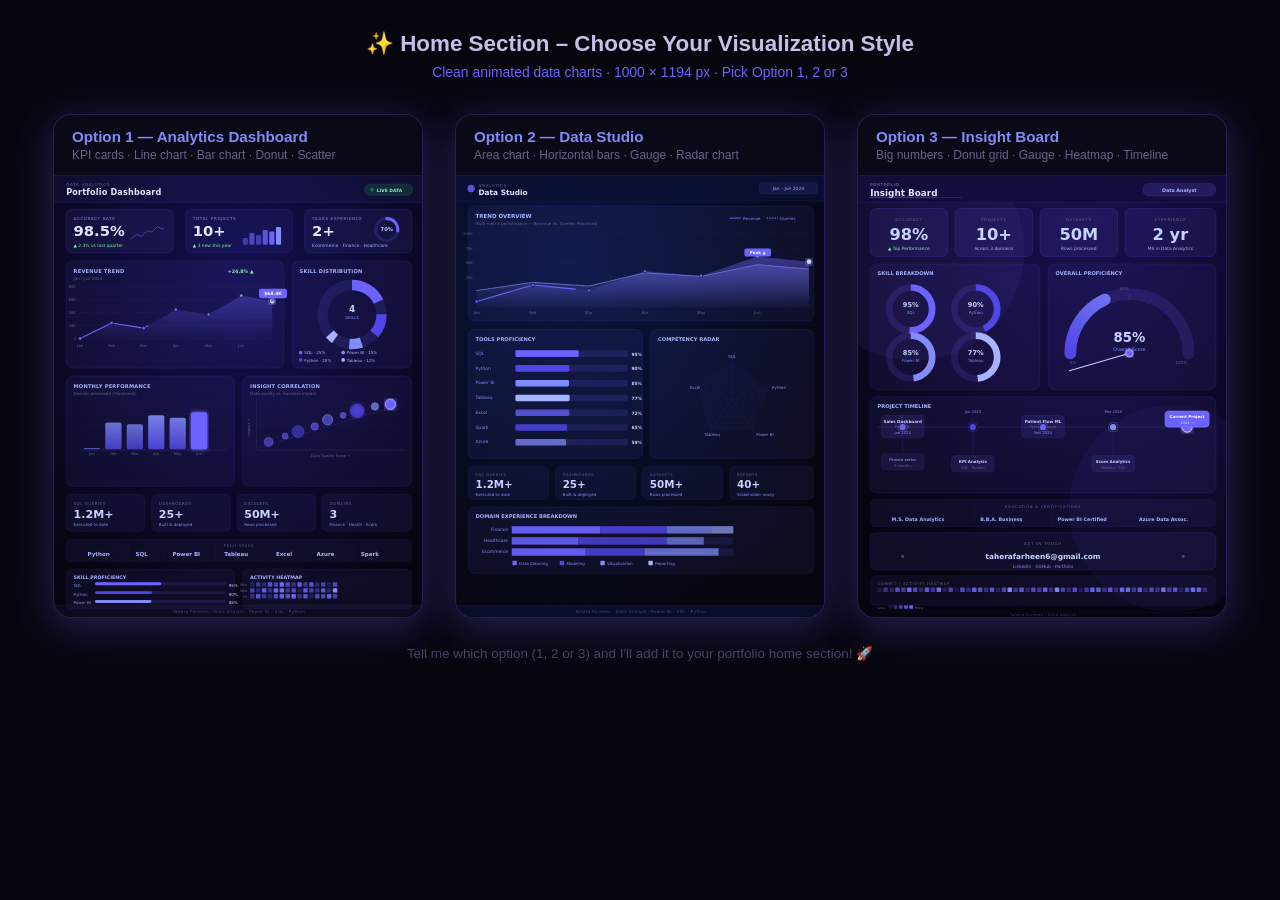
<file: preview-options.html>
<!DOCTYPE html>
<html lang="en">
<head>
<meta charset="UTF-8">
<meta name="viewport" content="width=device-width, initial-scale=1.0">
<title>Home Section – Visualization Options</title>
<style>
* { margin:0; padding:0; box-sizing:border-box; }
body { background:#07060f; font-family:'Segoe UI',sans-serif; color:#fff; padding:30px 20px; }
h1 { text-align:center; font-size:1.4rem; color:#c4c0e8; margin-bottom:7px; }
.subtitle { text-align:center; color:#6C63FF; font-size:.87rem; margin-bottom:34px; }
.grid { display:flex; gap:32px; justify-content:center; flex-wrap:wrap; }
.card {
  background:#0e0d20; border-radius:18px; overflow:hidden; width:370px;
  box-shadow:0 8px 40px rgba(108,99,255,.30); border:1px solid rgba(108,99,255,.22);
}
.card-label { padding:13px 18px; background:#0a0918; border-bottom:1px solid rgba(108,99,255,.15); }
.card-label h2 { font-size:.95rem; color:#818cf8; }
.card-label p  { font-size:.75rem; color:#64648a; margin-top:3px; }
.preview { width:370px; height:441px; overflow:hidden; }
.preview svg { width:370px; height:441px; display:block; }
</style>
</head>
<body>

<h1>✨ Home Section – Choose Your Visualization Style</h1>
<p class="subtitle">Clean animated data charts · 1000 × 1194 px · Pick Option 1, 2 or 3</p>
<div class="grid">

<!-- ═══════════════════════════════════════════════════════
     OPTION 1 — Analytics Dashboard
═══════════════════════════════════════════════════════ -->
<div class="card">
  <div class="card-label">
    <h2>Option 1 — Analytics Dashboard</h2>
    <p>KPI cards · Line chart · Bar chart · Donut · Scatter</p>
  </div>
  <div class="preview">
  <svg viewBox="0 0 1000 1194" xmlns="http://www.w3.org/2000/svg" font-family="'Segoe UI',system-ui,sans-serif">
  <defs>
    <radialGradient id="bg1" cx="50%" cy="25%" r="80%">
      <stop offset="0%" stop-color="#13104e"/>
      <stop offset="100%" stop-color="#060510"/>
    </radialGradient>
    <linearGradient id="lineArea1" x1="0" y1="0" x2="0" y2="1">
      <stop offset="0%" stop-color="#6C63FF" stop-opacity="0.35"/>
      <stop offset="100%" stop-color="#6C63FF" stop-opacity="0.02"/>
    </linearGradient>
    <linearGradient id="bar1a" x1="0" y1="0" x2="0" y2="1">
      <stop offset="0%" stop-color="#818cf8"/>
      <stop offset="100%" stop-color="#4F46E5"/>
    </linearGradient>
    <filter id="glow1"><feGaussianBlur stdDeviation="6" result="b"/><feMerge><feMergeNode in="b"/><feMergeNode in="SourceGraphic"/></feMerge></filter>
    <clipPath id="clip1"><rect x="70" y="300" width="540" height="210"/></clipPath>
    <clipPath id="clipBar"><rect x="70" y="600" width="390" height="200"/></clipPath>
  </defs>

  <!-- Background -->
  <rect width="1000" height="1194" fill="url(#bg1)"/>
  <!-- Subtle grid dots -->
  <pattern id="dots" x="0" y="0" width="40" height="40" patternUnits="userSpaceOnUse">
    <circle cx="20" cy="20" r="1" fill="rgba(108,99,255,0.12)"/>
  </pattern>
  <rect width="1000" height="1194" fill="url(#dots)"/>

  <!-- Header bar -->
  <rect x="0" y="0" width="1000" height="72" fill="rgba(108,99,255,0.06)"/>
  <line x1="0" y1="72" x2="1000" y2="72" stroke="rgba(108,99,255,0.22)" stroke-width="1"/>
  <text x="32" y="26" fill="#818cf8" font-size="11" letter-spacing="2" opacity="0.7">DATA ANALYTICS</text>
  <text x="32" y="52" fill="#e0e7ff" font-size="22" font-weight="700" letter-spacing="0.5">Portfolio Dashboard</text>
  <!-- Status pill -->
  <rect x="840" y="22" width="130" height="30" rx="15" fill="rgba(34,197,94,0.15)" stroke="rgba(34,197,94,0.4)" stroke-width="1"/>
  <circle cx="860" cy="37" r="5" fill="#22c55e"><animate attributeName="opacity" values="1;0.4;1" dur="2s" repeatCount="indefinite"/></circle>
  <text x="873" y="42" fill="#86efac" font-size="12" font-weight="600">LIVE DATA</text>

  <!-- ── KPI CARDS ROW ── -->
  <!-- Card 1: Accuracy -->
  <rect x="32" y="90" width="290" height="118" rx="16" fill="rgba(108,99,255,0.09)" stroke="rgba(108,99,255,0.28)" stroke-width="1.5"/>
  <text x="52" y="118" fill="#818cf8" font-size="11" letter-spacing="1.8">ACCURACY RATE</text>
  <text x="52" y="162" fill="#e0e7ff" font-size="40" font-weight="700">98.5%</text>
  <text x="52" y="192" fill="#86efac" font-size="12">▲ 2.3% vs last quarter</text>
  <!-- Mini sparkline -->
  <polyline points="208,170 222,158 236,163 250,148 264,152 278,138 295,143"
    fill="none" stroke="#6C63FF" stroke-width="2" stroke-linecap="round" opacity="0.8"/>

  <!-- Card 2: Projects -->
  <rect x="355" y="90" width="290" height="118" rx="16" fill="rgba(79,70,229,0.09)" stroke="rgba(79,70,229,0.28)" stroke-width="1.5"/>
  <text x="375" y="118" fill="#818cf8" font-size="11" letter-spacing="1.8">TOTAL PROJECTS</text>
  <text x="375" y="162" fill="#e0e7ff" font-size="40" font-weight="700">10+</text>
  <text x="375" y="192" fill="#86efac" font-size="12">▲ 3 new this year</text>
  <!-- Mini bar sparkline -->
  <rect x="510" y="168" width="14" height="18" rx="3" fill="rgba(108,99,255,0.5)"/>
  <rect x="528" y="154" width="14" height="32" rx="3" fill="rgba(108,99,255,0.65)"/>
  <rect x="546" y="160" width="14" height="26" rx="3" fill="rgba(108,99,255,0.55)"/>
  <rect x="564" y="146" width="14" height="40" rx="3" fill="rgba(108,99,255,0.8)"/>
  <rect x="582" y="150" width="14" height="36" rx="3" fill="#6C63FF"/>
  <rect x="600" y="138" width="14" height="48" rx="3" fill="#818cf8"/>

  <!-- Card 3: Experience -->
  <rect x="678" y="90" width="290" height="118" rx="16" fill="rgba(99,102,241,0.09)" stroke="rgba(99,102,241,0.28)" stroke-width="1.5"/>
  <text x="698" y="118" fill="#818cf8" font-size="11" letter-spacing="1.8">YEARS EXPERIENCE</text>
  <text x="698" y="162" fill="#e0e7ff" font-size="40" font-weight="700">2+</text>
  <text x="698" y="192" fill="#a5b4fc" font-size="12">Ecommerce · Finance · Healthcare</text>
  <!-- Circular progress -->
  <circle cx="900" cy="145" r="30" fill="none" stroke="rgba(108,99,255,0.18)" stroke-width="8"/>
  <circle cx="900" cy="145" r="30" fill="none" stroke="#6C63FF" stroke-width="8"
    stroke-linecap="round" stroke-dasharray="0 188" transform="rotate(-90 900 145)">
    <animate attributeName="stroke-dasharray" from="0 188" to="132 188"
      dur="2s" begin="0.3s" fill="freeze" repeatCount="indefinite"/>
  </circle>
  <text x="900" y="150" text-anchor="middle" fill="#c7d2fe" font-size="14" font-weight="700">70%</text>

  <!-- ── LINE CHART CARD ── -->
  <rect x="32" y="230" width="590" height="290" rx="18" fill="rgba(108,99,255,0.07)" stroke="rgba(108,99,255,0.22)" stroke-width="1.5"/>
  <text x="52" y="262" fill="#a5b4fc" font-size="14" font-weight="600" letter-spacing="0.5">REVENUE TREND</text>
  <text x="52" y="282" fill="#636380" font-size="11">Jan – Jun 2024</text>
  <!-- Value highlight -->
  <text x="540" y="262" fill="#86efac" font-size="13" font-weight="600" text-anchor="end">+24.8% ▲</text>

  <!-- Y-axis grid lines -->
  <line x1="70" y1="300" x2="600" y2="300" stroke="rgba(255,255,255,0.06)" stroke-width="1"/>
  <line x1="70" y1="335" x2="600" y2="335" stroke="rgba(255,255,255,0.06)" stroke-width="1"/>
  <line x1="70" y1="370" x2="600" y2="370" stroke="rgba(255,255,255,0.06)" stroke-width="1"/>
  <line x1="70" y1="405" x2="600" y2="405" stroke="rgba(255,255,255,0.06)" stroke-width="1"/>
  <line x1="70" y1="440" x2="600" y2="440" stroke="rgba(255,255,255,0.06)" stroke-width="1"/>
  <!-- Y labels -->
  <text x="58" y="304" fill="#636380" font-size="10" text-anchor="end">80K</text>
  <text x="58" y="339" fill="#636380" font-size="10" text-anchor="end">60K</text>
  <text x="58" y="374" fill="#636380" font-size="10" text-anchor="end">40K</text>
  <text x="58" y="409" fill="#636380" font-size="10" text-anchor="end">20K</text>
  <text x="58" y="444" fill="#636380" font-size="10" text-anchor="end">0</text>

  <!-- Area fill -->
  <polygon points="70,440 155,398 242,412 329,362 418,375 506,324 590,339 590,440"
    fill="url(#lineArea1)"/>
  <!-- Line -->
  <polyline points="70,440 155,398 242,412 329,362 418,375 506,324 590,339"
    fill="none" stroke="#6C63FF" stroke-width="3" stroke-linecap="round" stroke-linejoin="round"
    stroke-dasharray="680" stroke-dashoffset="680">
    <animate attributeName="stroke-dashoffset" from="680" to="0"
      dur="3s" begin="0.2s" repeatCount="indefinite"/>
  </polyline>
  <!-- Data points -->
  <circle cx="70"  cy="440" r="5" fill="#6C63FF" stroke="#0d0b22" stroke-width="2"/>
  <circle cx="155" cy="398" r="5" fill="#6C63FF" stroke="#0d0b22" stroke-width="2"/>
  <circle cx="242" cy="412" r="5" fill="#6C63FF" stroke="#0d0b22" stroke-width="2"/>
  <circle cx="329" cy="362" r="5" fill="#6C63FF" stroke="#0d0b22" stroke-width="2"/>
  <circle cx="418" cy="375" r="5" fill="#6C63FF" stroke="#0d0b22" stroke-width="2"/>
  <circle cx="506" cy="324" r="5" fill="#818cf8" stroke="#0d0b22" stroke-width="2"/>
  <circle cx="590" cy="339" r="6" fill="#c7d2fe" stroke="#0d0b22" stroke-width="2" filter="url(#glow1)">
    <animate attributeName="r" values="5;8;5" dur="2s" repeatCount="indefinite"/>
  </circle>
  <!-- X labels -->
  <text x="70"  y="462" fill="#636380" font-size="10" text-anchor="middle">Jan</text>
  <text x="155" y="462" fill="#636380" font-size="10" text-anchor="middle">Feb</text>
  <text x="242" y="462" fill="#636380" font-size="10" text-anchor="middle">Mar</text>
  <text x="329" y="462" fill="#636380" font-size="10" text-anchor="middle">Apr</text>
  <text x="418" y="462" fill="#636380" font-size="10" text-anchor="middle">May</text>
  <text x="506" y="462" fill="#636380" font-size="10" text-anchor="middle">Jun</text>
  <!-- Tooltip callout on last point -->
  <rect x="554" y="305" width="76" height="26" rx="6" fill="#6C63FF"/>
  <text x="592" y="323" text-anchor="middle" fill="white" font-size="12" font-weight="600">$68.4K</text>
  <polygon points="592,331 584,340 600,340" fill="#6C63FF"/>

  <!-- ── DONUT CHART CARD ── -->
  <rect x="644" y="230" width="324" height="290" rx="18" fill="rgba(108,99,255,0.07)" stroke="rgba(108,99,255,0.22)" stroke-width="1.5"/>
  <text x="664" y="262" fill="#a5b4fc" font-size="14" font-weight="600" letter-spacing="0.5">SKILL DISTRIBUTION</text>
  <!-- Donut -->
  <circle cx="806" cy="375" r="80" fill="none" stroke="rgba(108,99,255,0.12)" stroke-width="28"/>
  <!-- SQL segment -->
  <circle cx="806" cy="375" r="80" fill="none" stroke="#6C63FF" stroke-width="28"
    stroke-dasharray="0 502" transform="rotate(-90 806 375)">
    <animate attributeName="stroke-dasharray" from="0 502" to="125 502" dur="1.5s" fill="freeze" repeatCount="indefinite"/>
  </circle>
  <!-- Python segment -->
  <circle cx="806" cy="375" r="80" fill="none" stroke="#4F46E5" stroke-width="28"
    stroke-dasharray="0 502" stroke-dashoffset="-125" transform="rotate(-90 806 375)">
    <animate attributeName="stroke-dasharray" from="0 502" to="100 502" dur="1.5s" begin="0.2s" fill="freeze" repeatCount="indefinite"/>
  </circle>
  <!-- Power BI segment -->
  <circle cx="806" cy="375" r="80" fill="none" stroke="#818cf8" stroke-width="28"
    stroke-dasharray="0 502" stroke-dashoffset="-225" transform="rotate(-90 806 375)">
    <animate attributeName="stroke-dasharray" from="0 502" to="75 502" dur="1.5s" begin="0.4s" fill="freeze" repeatCount="indefinite"/>
  </circle>
  <!-- Tableau segment -->
  <circle cx="806" cy="375" r="80" fill="none" stroke="#a5b4fc" stroke-width="28"
    stroke-dasharray="0 502" stroke-dashoffset="-300" transform="rotate(-90 806 375)">
    <animate attributeName="stroke-dasharray" from="0 502" to="60 502" dur="1.5s" begin="0.6s" fill="freeze" repeatCount="indefinite"/>
  </circle>
  <!-- Center text -->
  <text x="806" y="368" text-anchor="middle" fill="#c7d2fe" font-size="24" font-weight="700">4</text>
  <text x="806" y="386" text-anchor="middle" fill="#818cf8" font-size="11">SKILLS</text>
  <!-- Legend -->
  <circle cx="667" cy="478" r="5" fill="#6C63FF"/>
  <text x="677" y="483" fill="#a5b4fc" font-size="11">SQL · 25%</text>
  <circle cx="667" cy="498" r="5" fill="#4F46E5"/>
  <text x="677" y="503" fill="#a5b4fc" font-size="11">Python · 20%</text>
  <circle cx="782" cy="478" r="5" fill="#818cf8"/>
  <text x="792" y="483" fill="#a5b4fc" font-size="11">Power BI · 15%</text>
  <circle cx="782" cy="498" r="5" fill="#a5b4fc"/>
  <text x="792" y="503" fill="#a5b4fc" font-size="11">Tableau · 12%</text>

  <!-- ── BAR CHART CARD ── -->
  <rect x="32" y="542" width="456" height="298" rx="18" fill="rgba(108,99,255,0.07)" stroke="rgba(108,99,255,0.22)" stroke-width="1.5"/>
  <text x="52" y="574" fill="#a5b4fc" font-size="14" font-weight="600" letter-spacing="0.5">MONTHLY PERFORMANCE</text>
  <text x="52" y="594" fill="#636380" font-size="11">Queries processed (thousands)</text>
  <!-- Grid lines -->
  <line x1="72" y1="612" x2="468" y2="612" stroke="rgba(255,255,255,0.05)" stroke-width="1"/>
  <line x1="72" y1="644" x2="468" y2="644" stroke="rgba(255,255,255,0.05)" stroke-width="1"/>
  <line x1="72" y1="676" x2="468" y2="676" stroke="rgba(255,255,255,0.05)" stroke-width="1"/>
  <line x1="72" y1="708" x2="468" y2="708" stroke="rgba(255,255,255,0.05)" stroke-width="1"/>
  <!-- Bars -->
  <rect x="80"  y="686" width="44" height="54"  rx="5" fill="url(#bar1a)" opacity="0.7">
    <animate attributeName="height" from="0" to="54"  dur="1.0s" fill="freeze" repeatCount="indefinite"/>
    <animate attributeName="y"      from="740" to="686" dur="1.0s" fill="freeze" repeatCount="indefinite"/>
  </rect>
  <rect x="138" y="658" width="44" height="82"  rx="5" fill="url(#bar1a)" opacity="0.8">
    <animate attributeName="height" from="0" to="82"  dur="1.2s" fill="freeze" repeatCount="indefinite"/>
    <animate attributeName="y"      from="740" to="658" dur="1.2s" fill="freeze" repeatCount="indefinite"/>
  </rect>
  <rect x="196" y="670" width="44" height="70"  rx="5" fill="url(#bar1a)" opacity="0.75">
    <animate attributeName="height" from="0" to="70"  dur="1.1s" fill="freeze" repeatCount="indefinite"/>
    <animate attributeName="y"      from="740" to="670" dur="1.1s" fill="freeze" repeatCount="indefinite"/>
  </rect>
  <rect x="254" y="628" width="44" height="112" rx="5" fill="url(#bar1a)" opacity="0.9">
    <animate attributeName="height" from="0" to="112" dur="1.3s" fill="freeze" repeatCount="indefinite"/>
    <animate attributeName="y"      from="740" to="628" dur="1.3s" fill="freeze" repeatCount="indefinite"/>
  </rect>
  <rect x="312" y="640" width="44" height="100" rx="5" fill="url(#bar1a)" opacity="0.85">
    <animate attributeName="height" from="0" to="100" dur="1.25s" fill="freeze" repeatCount="indefinite"/>
    <animate attributeName="y"      from="740" to="640" dur="1.25s" fill="freeze" repeatCount="indefinite"/>
  </rect>
  <rect x="370" y="608" width="44" height="132" rx="5" fill="#6C63FF" filter="url(#glow1)">
    <animate attributeName="height" from="0" to="132" dur="1.4s" fill="freeze" repeatCount="indefinite"/>
    <animate attributeName="y"      from="740" to="608" dur="1.4s" fill="freeze" repeatCount="indefinite"/>
  </rect>
  <!-- X labels -->
  <text x="102" y="756" fill="#636380" font-size="10" text-anchor="middle">Jan</text>
  <text x="160" y="756" fill="#636380" font-size="10" text-anchor="middle">Feb</text>
  <text x="218" y="756" fill="#636380" font-size="10" text-anchor="middle">Mar</text>
  <text x="276" y="756" fill="#636380" font-size="10" text-anchor="middle">Apr</text>
  <text x="334" y="756" fill="#636380" font-size="10" text-anchor="middle">May</text>
  <text x="392" y="756" fill="#636380" font-size="10" text-anchor="middle">Jun</text>
  <!-- X axis line -->
  <line x1="72" y1="742" x2="468" y2="742" stroke="rgba(255,255,255,0.12)" stroke-width="1.5"/>

  <!-- ── SCATTER PLOT CARD ── -->
  <rect x="510" y="542" width="458" height="298" rx="18" fill="rgba(108,99,255,0.07)" stroke="rgba(108,99,255,0.22)" stroke-width="1.5"/>
  <text x="530" y="574" fill="#a5b4fc" font-size="14" font-weight="600" letter-spacing="0.5">INSIGHT CORRELATION</text>
  <text x="530" y="594" fill="#636380" font-size="11">Data quality vs. business impact</text>
  <!-- Grid -->
  <line x1="548" y1="612" x2="948" y2="612" stroke="rgba(255,255,255,0.05)" stroke-width="1"/>
  <line x1="548" y1="644" x2="948" y2="644" stroke="rgba(255,255,255,0.05)" stroke-width="1"/>
  <line x1="548" y1="676" x2="948" y2="676" stroke="rgba(255,255,255,0.05)" stroke-width="1"/>
  <line x1="548" y1="708" x2="948" y2="708" stroke="rgba(255,255,255,0.05)" stroke-width="1"/>
  <line x1="614" y1="605" x2="614" y2="742" stroke="rgba(255,255,255,0.05)" stroke-width="1"/>
  <line x1="680" y1="605" x2="680" y2="742" stroke="rgba(255,255,255,0.05)" stroke-width="1"/>
  <line x1="746" y1="605" x2="746" y2="742" stroke="rgba(255,255,255,0.05)" stroke-width="1"/>
  <line x1="812" y1="605" x2="812" y2="742" stroke="rgba(255,255,255,0.05)" stroke-width="1"/>
  <line x1="878" y1="605" x2="878" y2="742" stroke="rgba(255,255,255,0.05)" stroke-width="1"/>
  <!-- Trend line -->
  <line x1="555" y1="735" x2="940" y2="618" stroke="rgba(108,99,255,0.35)" stroke-width="1.5" stroke-dasharray="6 4"/>
  <!-- Scatter dots (various sizes = bubble chart) -->
  <circle cx="580" cy="720" r="12" fill="rgba(108,99,255,0.5)"  stroke="#6C63FF" stroke-width="1.5"/>
  <circle cx="625" cy="704" r="8"  fill="rgba(108,99,255,0.55)" stroke="#6C63FF" stroke-width="1.5"/>
  <circle cx="660" cy="692" r="16" fill="rgba(79,70,229,0.55)"  stroke="#4F46E5" stroke-width="1.5"/>
  <circle cx="705" cy="678" r="10" fill="rgba(108,99,255,0.6)"  stroke="#6C63FF" stroke-width="1.5"/>
  <circle cx="740" cy="660" r="14" fill="rgba(99,102,241,0.6)"  stroke="#818cf8" stroke-width="1.5"/>
  <circle cx="782" cy="648" r="8"  fill="rgba(108,99,255,0.65)" stroke="#6C63FF" stroke-width="1.5"/>
  <circle cx="820" cy="636" r="18" fill="rgba(79,70,229,0.65)"  stroke="#4F46E5" stroke-width="1.5" filter="url(#glow1)"/>
  <circle cx="868" cy="624" r="10" fill="rgba(129,140,248,0.7)" stroke="#818cf8" stroke-width="1.5"/>
  <circle cx="910" cy="618" r="14" fill="#6C63FF" stroke="#c7d2fe" stroke-width="1.5" filter="url(#glow1)"/>
  <!-- Axes -->
  <line x1="548" y1="742" x2="948" y2="742" stroke="rgba(255,255,255,0.12)" stroke-width="1.5"/>
  <line x1="548" y1="605" x2="548" y2="742" stroke="rgba(255,255,255,0.12)" stroke-width="1.5"/>
  <text x="748" y="760" fill="#636380" font-size="10" text-anchor="middle">Data Quality Score →</text>
  <text x="530" y="680" fill="#636380" font-size="10" text-anchor="middle" transform="rotate(-90 530 680)">Impact →</text>

  <!-- ── BOTTOM METRICS STRIP ── -->
  <rect x="32" y="862" width="214" height="100" rx="14" fill="rgba(108,99,255,0.08)" stroke="rgba(108,99,255,0.22)" stroke-width="1"/>
  <text x="52" y="890" fill="#636380" font-size="11" letter-spacing="1.2">SQL QUERIES</text>
  <text x="52" y="926" fill="#c7d2fe" font-size="30" font-weight="700">1.2M+</text>
  <text x="52" y="948" fill="#818cf8" font-size="11">Executed to date</text>

  <rect x="263" y="862" width="214" height="100" rx="14" fill="rgba(108,99,255,0.08)" stroke="rgba(108,99,255,0.22)" stroke-width="1"/>
  <text x="283" y="890" fill="#636380" font-size="11" letter-spacing="1.2">DASHBOARDS</text>
  <text x="283" y="926" fill="#c7d2fe" font-size="30" font-weight="700">25+</text>
  <text x="283" y="948" fill="#818cf8" font-size="11">Built &amp; deployed</text>

  <rect x="494" y="862" width="214" height="100" rx="14" fill="rgba(108,99,255,0.08)" stroke="rgba(108,99,255,0.22)" stroke-width="1"/>
  <text x="514" y="890" fill="#636380" font-size="11" letter-spacing="1.2">DATASETS</text>
  <text x="514" y="926" fill="#c7d2fe" font-size="30" font-weight="700">50M+</text>
  <text x="514" y="948" fill="#818cf8" font-size="11">Rows processed</text>

  <rect x="725" y="862" width="243" height="100" rx="14" fill="rgba(108,99,255,0.08)" stroke="rgba(108,99,255,0.22)" stroke-width="1"/>
  <text x="745" y="890" fill="#636380" font-size="11" letter-spacing="1.2">DOMAINS</text>
  <text x="745" y="926" fill="#c7d2fe" font-size="30" font-weight="700">3</text>
  <text x="745" y="948" fill="#818cf8" font-size="11">Finance · Health · Ecom</text>

  <!-- ── TOOLS ROW ── -->
  <rect x="32" y="984" width="936" height="60" rx="14" fill="rgba(108,99,255,0.06)" stroke="rgba(108,99,255,0.18)" stroke-width="1"/>
  <text x="500" y="1004" text-anchor="middle" fill="#636380" font-size="10" letter-spacing="2">TECH STACK</text>
  <text x="90"  y="1028" fill="#a5b4fc" font-size="15" font-weight="600">Python</text>
  <text x="220" y="1028" fill="#a5b4fc" font-size="15" font-weight="600">SQL</text>
  <text x="320" y="1028" fill="#a5b4fc" font-size="15" font-weight="600">Power BI</text>
  <text x="460" y="1028" fill="#a5b4fc" font-size="15" font-weight="600">Tableau</text>
  <text x="600" y="1028" fill="#a5b4fc" font-size="15" font-weight="600">Excel</text>
  <text x="710" y="1028" fill="#a5b4fc" font-size="15" font-weight="600">Azure</text>
  <text x="830" y="1028" fill="#a5b4fc" font-size="15" font-weight="600">Spark</text>
  <!-- Separators -->
  <line x1="200" y1="998" x2="200" y2="1038" stroke="rgba(108,99,255,0.18)" stroke-width="1"/>
  <line x1="295" y1="998" x2="295" y2="1038" stroke="rgba(108,99,255,0.18)" stroke-width="1"/>
  <line x1="437" y1="998" x2="437" y2="1038" stroke="rgba(108,99,255,0.18)" stroke-width="1"/>
  <line x1="580" y1="998" x2="580" y2="1038" stroke="rgba(108,99,255,0.18)" stroke-width="1"/>
  <line x1="692" y1="998" x2="692" y2="1038" stroke="rgba(108,99,255,0.18)" stroke-width="1"/>
  <line x1="810" y1="998" x2="810" y2="1038" stroke="rgba(108,99,255,0.18)" stroke-width="1"/>

  <!-- ── PROGRESS BARS SECTION ── -->
  <rect x="32" y="1064" width="456" height="108" rx="14" fill="rgba(108,99,255,0.07)" stroke="rgba(108,99,255,0.20)" stroke-width="1"/>
  <text x="52" y="1090" fill="#a5b4fc" font-size="13" font-weight="600">SKILL PROFICIENCY</text>
  <!-- SQL bar -->
  <text x="52" y="1112" fill="#818cf8" font-size="11">SQL</text>
  <rect x="110" y="1100" width="354" height="8" rx="4" fill="rgba(108,99,255,0.15)"/>
  <rect x="110" y="1100" width="0" height="8" rx="4" fill="#6C63FF">
    <animate attributeName="width" from="0" to="337" dur="2s" fill="freeze" repeatCount="indefinite"/>
  </rect>
  <text x="472" y="1112" fill="#c7d2fe" font-size="11">95%</text>
  <!-- Python bar -->
  <text x="52" y="1136" fill="#818cf8" font-size="11">Python</text>
  <rect x="110" y="1124" width="354" height="8" rx="4" fill="rgba(108,99,255,0.15)"/>
  <rect x="110" y="1124" width="0" height="8" rx="4" fill="#4F46E5">
    <animate attributeName="width" from="0" to="319" dur="2.2s" fill="freeze" repeatCount="indefinite"/>
  </rect>
  <text x="472" y="1136" fill="#c7d2fe" font-size="11">90%</text>
  <!-- Power BI bar -->
  <text x="52" y="1160" fill="#818cf8" font-size="11">Power BI</text>
  <rect x="110" y="1148" width="354" height="8" rx="4" fill="rgba(108,99,255,0.15)"/>
  <rect x="110" y="1148" width="0" height="8" rx="4" fill="#818cf8">
    <animate attributeName="width" from="0" to="301" dur="2.1s" fill="freeze" repeatCount="indefinite"/>
  </rect>
  <text x="472" y="1160" fill="#c7d2fe" font-size="11">85%</text>

  <!-- ── HEATMAP CARD ── -->
  <rect x="510" y="1064" width="458" height="108" rx="14" fill="rgba(108,99,255,0.07)" stroke="rgba(108,99,255,0.20)" stroke-width="1"/>
  <text x="530" y="1090" fill="#a5b4fc" font-size="13" font-weight="600">ACTIVITY HEATMAP</text>
  <!-- 7x4 heatmap grid -->
  <g transform="translate(530, 1100)">
    <!-- Row labels -->
    <text x="-8" y="11"  fill="#636380" font-size="9" text-anchor="end">Mon</text>
    <text x="-8" y="27"  fill="#636380" font-size="9" text-anchor="end">Wed</text>
    <text x="-8" y="43"  fill="#636380" font-size="9" text-anchor="end">Fri</text>
    <!-- Cells: 10 columns x 3 rows -->
    <!-- Values encoded as opacity levels -->
    <rect x="0"   y="0" width="12" height="12" rx="2" fill="#6C63FF" opacity="0.2"/>
    <rect x="16"  y="0" width="12" height="12" rx="2" fill="#6C63FF" opacity="0.5"/>
    <rect x="32"  y="0" width="12" height="12" rx="2" fill="#6C63FF" opacity="0.3"/>
    <rect x="48"  y="0" width="12" height="12" rx="2" fill="#6C63FF" opacity="0.8"/>
    <rect x="64"  y="0" width="12" height="12" rx="2" fill="#6C63FF" opacity="0.6"/>
    <rect x="80"  y="0" width="12" height="12" rx="2" fill="#6C63FF" opacity="1.0"/>
    <rect x="96"  y="0" width="12" height="12" rx="2" fill="#6C63FF" opacity="0.7"/>
    <rect x="112" y="0" width="12" height="12" rx="2" fill="#6C63FF" opacity="0.4"/>
    <rect x="128" y="0" width="12" height="12" rx="2" fill="#6C63FF" opacity="0.9"/>
    <rect x="144" y="0" width="12" height="12" rx="2" fill="#6C63FF" opacity="0.5"/>
    <rect x="160" y="0" width="12" height="12" rx="2" fill="#6C63FF" opacity="0.8"/>
    <rect x="176" y="0" width="12" height="12" rx="2" fill="#6C63FF" opacity="0.3"/>
    <rect x="192" y="0" width="12" height="12" rx="2" fill="#6C63FF" opacity="0.6"/>
    <rect x="208" y="0" width="12" height="12" rx="2" fill="#6C63FF" opacity="0.2"/>
    <rect x="224" y="0" width="12" height="12" rx="2" fill="#6C63FF" opacity="0.7"/>
    <rect x="0"   y="16" width="12" height="12" rx="2" fill="#6C63FF" opacity="0.6"/>
    <rect x="16"  y="16" width="12" height="12" rx="2" fill="#6C63FF" opacity="0.3"/>
    <rect x="32"  y="16" width="12" height="12" rx="2" fill="#6C63FF" opacity="0.9"/>
    <rect x="48"  y="16" width="12" height="12" rx="2" fill="#6C63FF" opacity="0.4"/>
    <rect x="64"  y="16" width="12" height="12" rx="2" fill="#6C63FF" opacity="1.0"/>
    <rect x="80"  y="16" width="12" height="12" rx="2" fill="#818cf8" opacity="0.8"/>
    <rect x="96"  y="16" width="12" height="12" rx="2" fill="#6C63FF" opacity="0.5"/>
    <rect x="112" y="16" width="12" height="12" rx="2" fill="#6C63FF" opacity="0.7"/>
    <rect x="128" y="16" width="12" height="12" rx="2" fill="#6C63FF" opacity="0.2"/>
    <rect x="144" y="16" width="12" height="12" rx="2" fill="#6C63FF" opacity="0.9"/>
    <rect x="160" y="16" width="12" height="12" rx="2" fill="#6C63FF" opacity="0.6"/>
    <rect x="176" y="16" width="12" height="12" rx="2" fill="#6C63FF" opacity="0.4"/>
    <rect x="192" y="16" width="12" height="12" rx="2" fill="#6C63FF" opacity="0.8"/>
    <rect x="208" y="16" width="12" height="12" rx="2" fill="#6C63FF" opacity="0.3"/>
    <rect x="224" y="16" width="12" height="12" rx="2" fill="#818cf8" opacity="1.0"/>
    <rect x="0"   y="32" width="12" height="12" rx="2" fill="#6C63FF" opacity="0.4"/>
    <rect x="16"  y="32" width="12" height="12" rx="2" fill="#6C63FF" opacity="0.8"/>
    <rect x="32"  y="32" width="12" height="12" rx="2" fill="#6C63FF" opacity="0.5"/>
    <rect x="48"  y="32" width="12" height="12" rx="2" fill="#6C63FF" opacity="0.3"/>
    <rect x="64"  y="32" width="12" height="12" rx="2" fill="#6C63FF" opacity="0.7"/>
    <rect x="80"  y="32" width="12" height="12" rx="2" fill="#6C63FF" opacity="0.9"/>
    <rect x="96"  y="32" width="12" height="12" rx="2" fill="#818cf8" opacity="0.6"/>
    <rect x="112" y="32" width="12" height="12" rx="2" fill="#6C63FF" opacity="1.0"/>
    <rect x="128" y="32" width="12" height="12" rx="2" fill="#6C63FF" opacity="0.4"/>
    <rect x="144" y="32" width="12" height="12" rx="2" fill="#6C63FF" opacity="0.8"/>
    <rect x="160" y="32" width="12" height="12" rx="2" fill="#6C63FF" opacity="0.2"/>
    <rect x="176" y="32" width="12" height="12" rx="2" fill="#6C63FF" opacity="0.7"/>
    <rect x="192" y="32" width="12" height="12" rx="2" fill="#818cf8" opacity="0.5"/>
    <rect x="208" y="32" width="12" height="12" rx="2" fill="#6C63FF" opacity="0.9"/>
    <rect x="224" y="32" width="12" height="12" rx="2" fill="#6C63FF" opacity="0.6"/>
  </g>

  <!-- ── FOOTER ── -->
  <rect x="0" y="1162" width="1000" height="32" fill="rgba(108,99,255,0.06)"/>
  <line x1="0" y1="1162" x2="1000" y2="1162" stroke="rgba(108,99,255,0.18)" stroke-width="1"/>
  <text x="500" y="1183" text-anchor="middle" fill="#4a4a6e" font-size="11" letter-spacing="1">Tahera Farheen · Data Analyst · Power BI · SQL · Python</text>

  </svg>
  </div>
</div>

<!-- ═══════════════════════════════════════════════════════
     OPTION 2 — Data Studio
═══════════════════════════════════════════════════════ -->
<div class="card">
  <div class="card-label">
    <h2>Option 2 — Data Studio</h2>
    <p>Area chart · Horizontal bars · Gauge · Radar chart</p>
  </div>
  <div class="preview">
  <svg viewBox="0 0 1000 1194" xmlns="http://www.w3.org/2000/svg" font-family="'Segoe UI',system-ui,sans-serif">
  <defs>
    <radialGradient id="bg2" cx="30%" cy="20%" r="85%">
      <stop offset="0%" stop-color="#0a1540"/>
      <stop offset="100%" stop-color="#05060e"/>
    </radialGradient>
    <linearGradient id="areaG2" x1="0" y1="0" x2="0" y2="1">
      <stop offset="0%" stop-color="#6C63FF" stop-opacity="0.45"/>
      <stop offset="100%" stop-color="#6C63FF" stop-opacity="0.02"/>
    </linearGradient>
    <linearGradient id="area2b" x1="0" y1="0" x2="0" y2="1">
      <stop offset="0%" stop-color="#818cf8" stop-opacity="0.30"/>
      <stop offset="100%" stop-color="#818cf8" stop-opacity="0.02"/>
    </linearGradient>
    <filter id="glow2"><feGaussianBlur stdDeviation="8" result="b"/><feMerge><feMergeNode in="b"/><feMergeNode in="SourceGraphic"/></feMerge></filter>
  </defs>
  <rect width="1000" height="1194" fill="url(#bg2)"/>
  <pattern id="grid2" x="0" y="0" width="50" height="50" patternUnits="userSpaceOnUse">
    <path d="M 50 0 L 0 0 0 50" fill="none" stroke="rgba(108,99,255,0.06)" stroke-width="1"/>
  </pattern>
  <rect width="1000" height="1194" fill="url(#grid2)"/>

  <!-- Header -->
  <rect x="0" y="0" width="1000" height="68" fill="rgba(10,15,50,0.8)"/>
  <line x1="0" y1="68" x2="1000" y2="68" stroke="rgba(108,99,255,0.25)" stroke-width="1"/>
  <circle cx="40" cy="34" r="10" fill="#6C63FF" opacity="0.8"/>
  <text x="60" y="30" fill="#636380" font-size="11" letter-spacing="2">ANALYTICS</text>
  <text x="60" y="52" fill="#e0e7ff" font-size="20" font-weight="700">Data Studio</text>
  <!-- Date chip -->
  <rect x="820" y="18" width="158" height="30" rx="8" fill="rgba(108,99,255,0.12)" stroke="rgba(108,99,255,0.3)" stroke-width="1"/>
  <text x="899" y="38" text-anchor="middle" fill="#a5b4fc" font-size="12">Jan – Jun 2024</text>

  <!-- ── LARGE AREA CHART ── -->
  <rect x="32" y="82" width="936" height="310" rx="18" fill="rgba(108,99,255,0.07)" stroke="rgba(108,99,255,0.22)" stroke-width="1.5"/>
  <text x="52" y="114" fill="#a5b4fc" font-size="15" font-weight="600">TREND OVERVIEW</text>
  <text x="52" y="134" fill="#636380" font-size="11">Multi-metric performance — Revenue vs. Queries Processed</text>
  <!-- Legend -->
  <line x1="740" y1="114" x2="770" y2="114" stroke="#6C63FF" stroke-width="2.5"/>
  <text x="776" y="118" fill="#818cf8" font-size="11">Revenue</text>
  <line x1="840" y1="114" x2="870" y2="114" stroke="#818cf8" stroke-width="2.5" stroke-dasharray="4 3"/>
  <text x="876" y="118" fill="#818cf8" font-size="11">Queries</text>

  <!-- Grid lines -->
  <line x1="55" y1="155" x2="955" y2="155" stroke="rgba(255,255,255,0.05)" stroke-width="1"/>
  <line x1="55" y1="195" x2="955" y2="195" stroke="rgba(255,255,255,0.05)" stroke-width="1"/>
  <line x1="55" y1="235" x2="955" y2="235" stroke="rgba(255,255,255,0.05)" stroke-width="1"/>
  <line x1="55" y1="275" x2="955" y2="275" stroke="rgba(255,255,255,0.05)" stroke-width="1"/>
  <line x1="55" y1="355" x2="955" y2="355" stroke="rgba(255,255,255,0.08)" stroke-width="1"/>
  <!-- Y labels -->
  <text x="44" y="159" fill="#636380" font-size="10" text-anchor="end">100K</text>
  <text x="44" y="199" fill="#636380" font-size="10" text-anchor="end">75K</text>
  <text x="44" y="239" fill="#636380" font-size="10" text-anchor="end">50K</text>
  <text x="44" y="279" fill="#636380" font-size="10" text-anchor="end">25K</text>

  <!-- Area 2 (queries — dashed) -->
  <polygon points="55,310 207,288 359,298 511,262 663,272 815,240 955,252 955,355 55,355"
    fill="url(#area2b)"/>
  <polyline points="55,310 207,288 359,298 511,262 663,272 815,240 955,252"
    fill="none" stroke="#818cf8" stroke-width="2" stroke-linecap="round" stroke-dasharray="5 3"
    stroke-dasharray="800" stroke-dashoffset="800">
    <animate attributeName="stroke-dashoffset" from="800" to="0" dur="3s" begin="0.5s" repeatCount="indefinite"/>
  </polyline>

  <!-- Area 1 (revenue — solid) -->
  <polygon points="55,340 207,295 359,310 511,258 663,270 815,218 955,232 955,355 55,355"
    fill="url(#areaG2)"/>
  <polyline points="55,340 207,295 359,310 511,258 663,270 815,218 955,232"
    fill="none" stroke="#6C63FF" stroke-width="3" stroke-linecap="round" stroke-linejoin="round"
    stroke-dasharray="950" stroke-dashoffset="950">
    <animate attributeName="stroke-dashoffset" from="950" to="0" dur="3s" begin="0.2s" repeatCount="indefinite"/>
  </polyline>
  <!-- Dots on line 1 -->
  <circle cx="55"  cy="340" r="4.5" fill="#6C63FF" stroke="#0a1540" stroke-width="2"/>
  <circle cx="207" cy="295" r="4.5" fill="#6C63FF" stroke="#0a1540" stroke-width="2"/>
  <circle cx="359" cy="310" r="4.5" fill="#6C63FF" stroke="#0a1540" stroke-width="2"/>
  <circle cx="511" cy="258" r="4.5" fill="#6C63FF" stroke="#0a1540" stroke-width="2"/>
  <circle cx="663" cy="270" r="4.5" fill="#6C63FF" stroke="#0a1540" stroke-width="2"/>
  <circle cx="815" cy="218" r="4.5" fill="#818cf8" stroke="#0a1540" stroke-width="2"/>
  <circle cx="955" cy="232" r="6"   fill="#c7d2fe" stroke="#0a1540" stroke-width="2" filter="url(#glow2)">
    <animate attributeName="r" values="5;8;5" dur="2s" repeatCount="indefinite"/>
  </circle>
  <!-- X labels -->
  <text x="55"  y="374" fill="#636380" font-size="11" text-anchor="middle">Jan</text>
  <text x="207" y="374" fill="#636380" font-size="11" text-anchor="middle">Feb</text>
  <text x="359" y="374" fill="#636380" font-size="11" text-anchor="middle">Mar</text>
  <text x="511" y="374" fill="#636380" font-size="11" text-anchor="middle">Apr</text>
  <text x="663" y="374" fill="#636380" font-size="11" text-anchor="middle">May</text>
  <text x="815" y="374" fill="#636380" font-size="11" text-anchor="middle">Jun</text>
  <!-- Peak annotation -->
  <rect x="780" y="196" width="72" height="22" rx="5" fill="#6C63FF"/>
  <text x="816" y="212" text-anchor="middle" fill="white" font-size="11" font-weight="600">Peak ▲</text>

  <!-- ── HORIZONTAL BAR CHART ── -->
  <rect x="32" y="415" width="472" height="350" rx="18" fill="rgba(108,99,255,0.07)" stroke="rgba(108,99,255,0.22)" stroke-width="1.5"/>
  <text x="52" y="447" fill="#a5b4fc" font-size="14" font-weight="600">TOOLS PROFICIENCY</text>
  <!-- H-bars -->
  <text x="52"  y="484" fill="#818cf8" font-size="12">SQL</text>
  <rect x="160" y="472" width="304" height="18" rx="4" fill="rgba(108,99,255,0.15)"/>
  <rect x="160" y="472" width="0"   height="18" rx="4" fill="#6C63FF">
    <animate attributeName="width" from="0" to="289" dur="1.8s" fill="freeze" repeatCount="indefinite"/>
  </rect>
  <text x="474" y="486" fill="#c7d2fe" font-size="12" font-weight="600">95%</text>

  <text x="52"  y="524" fill="#818cf8" font-size="12">Python</text>
  <rect x="160" y="512" width="304" height="18" rx="4" fill="rgba(108,99,255,0.15)"/>
  <rect x="160" y="512" width="0"   height="18" rx="4" fill="#4F46E5">
    <animate attributeName="width" from="0" to="274" dur="2.0s" fill="freeze" repeatCount="indefinite"/>
  </rect>
  <text x="474" y="526" fill="#c7d2fe" font-size="12" font-weight="600">90%</text>

  <text x="52"  y="564" fill="#818cf8" font-size="12">Power BI</text>
  <rect x="160" y="552" width="304" height="18" rx="4" fill="rgba(108,99,255,0.15)"/>
  <rect x="160" y="552" width="0"   height="18" rx="4" fill="#818cf8">
    <animate attributeName="width" from="0" to="258" dur="1.9s" fill="freeze" repeatCount="indefinite"/>
  </rect>
  <text x="474" y="566" fill="#c7d2fe" font-size="12" font-weight="600">85%</text>

  <text x="52"  y="604" fill="#818cf8" font-size="12">Tableau</text>
  <rect x="160" y="592" width="304" height="18" rx="4" fill="rgba(108,99,255,0.15)"/>
  <rect x="160" y="592" width="0"   height="18" rx="4" fill="#a5b4fc">
    <animate attributeName="width" from="0" to="234" dur="1.7s" fill="freeze" repeatCount="indefinite"/>
  </rect>
  <text x="474" y="606" fill="#c7d2fe" font-size="12" font-weight="600">77%</text>

  <text x="52"  y="644" fill="#818cf8" font-size="12">Excel</text>
  <rect x="160" y="632" width="304" height="18" rx="4" fill="rgba(108,99,255,0.15)"/>
  <rect x="160" y="632" width="0"   height="18" rx="4" fill="#6C63FF" opacity="0.7">
    <animate attributeName="width" from="0" to="219" dur="1.6s" fill="freeze" repeatCount="indefinite"/>
  </rect>
  <text x="474" y="646" fill="#c7d2fe" font-size="12" font-weight="600">72%</text>

  <text x="52"  y="684" fill="#818cf8" font-size="12">Spark</text>
  <rect x="160" y="672" width="304" height="18" rx="4" fill="rgba(108,99,255,0.15)"/>
  <rect x="160" y="672" width="0"   height="18" rx="4" fill="#4F46E5" opacity="0.8">
    <animate attributeName="width" from="0" to="197" dur="1.5s" fill="freeze" repeatCount="indefinite"/>
  </rect>
  <text x="474" y="686" fill="#c7d2fe" font-size="12" font-weight="600">65%</text>

  <text x="52"  y="724" fill="#818cf8" font-size="12">Azure</text>
  <rect x="160" y="712" width="304" height="18" rx="4" fill="rgba(108,99,255,0.15)"/>
  <rect x="160" y="712" width="0"   height="18" rx="4" fill="#818cf8" opacity="0.7">
    <animate attributeName="width" from="0" to="180" dur="1.4s" fill="freeze" repeatCount="indefinite"/>
  </rect>
  <text x="474" y="726" fill="#c7d2fe" font-size="12" font-weight="600">59%</text>

  <!-- ── RADAR / SPIDER CHART ── -->
  <rect x="526" y="415" width="442" height="350" rx="18" fill="rgba(108,99,255,0.07)" stroke="rgba(108,99,255,0.22)" stroke-width="1.5"/>
  <text x="546" y="447" fill="#a5b4fc" font-size="14" font-weight="600">COMPETENCY RADAR</text>

  <!-- Radar rings (5 levels) -->
  <g transform="translate(747,605)">
    <polygon points="0,-100 95,-31 59,81 -59,81 -95,-31" fill="none" stroke="rgba(108,99,255,0.12)" stroke-width="1"/>
    <polygon points="0,-80 76,-25 47,65 -47,65 -76,-25" fill="none" stroke="rgba(108,99,255,0.12)" stroke-width="1"/>
    <polygon points="0,-60 57,-19 35,49 -35,49 -57,-19" fill="none" stroke="rgba(108,99,255,0.12)" stroke-width="1"/>
    <polygon points="0,-40 38,-12 24,32 -24,32 -38,-12" fill="none" stroke="rgba(108,99,255,0.12)" stroke-width="1"/>
    <polygon points="0,-20 19,-6 12,16 -12,16 -19,-6" fill="none" stroke="rgba(108,99,255,0.12)" stroke-width="1"/>
    <!-- Axes -->
    <line x1="0" y1="-100" x2="0"  y2="0" stroke="rgba(108,99,255,0.18)" stroke-width="1"/>
    <line x1="95" y1="-31" x2="0"  y2="0" stroke="rgba(108,99,255,0.18)" stroke-width="1"/>
    <line x1="59" y1="81"  x2="0"  y2="0" stroke="rgba(108,99,255,0.18)" stroke-width="1"/>
    <line x1="-59" y1="81" x2="0"  y2="0" stroke="rgba(108,99,255,0.18)" stroke-width="1"/>
    <line x1="-95" y1="-31" x2="0" y2="0" stroke="rgba(108,99,255,0.18)" stroke-width="1"/>
    <!-- Data polygon -->
    <polygon points="0,-95 90,-29 52,76 -56,77 -87,-28"
      fill="rgba(108,99,255,0.25)" stroke="#6C63FF" stroke-width="2.5" stroke-linejoin="round">
      <animate attributeName="opacity" values="0;1" dur="1s" fill="freeze" repeatCount="indefinite"/>
    </polygon>
    <!-- Labels -->
    <text x="0"   y="-112" fill="#818cf8" font-size="11" text-anchor="middle">SQL</text>
    <text x="108" y="-28"  fill="#818cf8" font-size="11">Python</text>
    <text x="65"  y="98"   fill="#818cf8" font-size="11">Power BI</text>
    <text x="-75" y="98"   fill="#818cf8" font-size="11">Tableau</text>
    <text x="-115" y="-28" fill="#818cf8" font-size="11">Excel</text>
  </g>

  <!-- ── KPI STRIP ROW ── -->
  <rect x="32"  y="786" width="218" height="90" rx="14" fill="rgba(108,99,255,0.08)" stroke="rgba(108,99,255,0.20)" stroke-width="1"/>
  <text x="52"  y="812" fill="#636380" font-size="10" letter-spacing="1.5">SQL QUERIES</text>
  <text x="52"  y="844" fill="#c7d2fe" font-size="28" font-weight="700">1.2M+</text>
  <text x="52"  y="866" fill="#818cf8" font-size="11">Executed to date</text>

  <rect x="268" y="786" width="218" height="90" rx="14" fill="rgba(108,99,255,0.08)" stroke="rgba(108,99,255,0.20)" stroke-width="1"/>
  <text x="288" y="812" fill="#636380" font-size="10" letter-spacing="1.5">DASHBOARDS</text>
  <text x="288" y="844" fill="#c7d2fe" font-size="28" font-weight="700">25+</text>
  <text x="288" y="866" fill="#818cf8" font-size="11">Built &amp; deployed</text>

  <rect x="504" y="786" width="218" height="90" rx="14" fill="rgba(108,99,255,0.08)" stroke="rgba(108,99,255,0.20)" stroke-width="1"/>
  <text x="524" y="812" fill="#636380" font-size="10" letter-spacing="1.5">DATASETS</text>
  <text x="524" y="844" fill="#c7d2fe" font-size="28" font-weight="700">50M+</text>
  <text x="524" y="866" fill="#818cf8" font-size="11">Rows processed</text>

  <rect x="740" y="786" width="228" height="90" rx="14" fill="rgba(108,99,255,0.08)" stroke="rgba(108,99,255,0.20)" stroke-width="1"/>
  <text x="760" y="812" fill="#636380" font-size="10" letter-spacing="1.5">REPORTS</text>
  <text x="760" y="844" fill="#c7d2fe" font-size="28" font-weight="700">40+</text>
  <text x="760" y="866" fill="#818cf8" font-size="11">Stakeholder ready</text>

  <!-- ── STACKED BAR ── -->
  <rect x="32" y="896" width="936" height="180" rx="18" fill="rgba(108,99,255,0.07)" stroke="rgba(108,99,255,0.20)" stroke-width="1.5"/>
  <text x="52" y="926" fill="#a5b4fc" font-size="14" font-weight="600">DOMAIN EXPERIENCE BREAKDOWN</text>
  <!-- Stacked horizontal bars per domain -->
  <!-- Finance -->
  <text x="140" y="960" fill="#818cf8" font-size="12" text-anchor="end">Finance</text>
  <rect x="150" y="948" width="600" height="20" rx="4" fill="rgba(108,99,255,0.12)"/>
  <rect x="150" y="948" width="240" height="20" rx="0" fill="#6C63FF" opacity="0.9"/>
  <rect x="390" y="948" width="180" height="20" rx="0" fill="#4F46E5" opacity="0.8"/>
  <rect x="570" y="948" width="120" height="20" rx="0" fill="#818cf8" opacity="0.7"/>
  <rect x="690" y="948" width="60"  height="20" rx="0" fill="#a5b4fc" opacity="0.6"/>
  <!-- Healthcare -->
  <text x="140" y="990" fill="#818cf8" font-size="12" text-anchor="end">Healthcare</text>
  <rect x="150" y="978" width="600" height="20" rx="4" fill="rgba(108,99,255,0.12)"/>
  <rect x="150" y="978" width="180" height="20" rx="0" fill="#6C63FF" opacity="0.85"/>
  <rect x="330" y="978" width="240" height="20" rx="0" fill="#4F46E5" opacity="0.75"/>
  <rect x="570" y="978" width="100" height="20" rx="0" fill="#818cf8" opacity="0.65"/>
  <!-- Ecommerce -->
  <text x="140" y="1020" fill="#818cf8" font-size="12" text-anchor="end">Ecommerce</text>
  <rect x="150" y="1008" width="600" height="20" rx="4" fill="rgba(108,99,255,0.12)"/>
  <rect x="150" y="1008" width="200" height="20" rx="0" fill="#6C63FF" opacity="0.9"/>
  <rect x="350" y="1008" width="160" height="20" rx="0" fill="#4F46E5" opacity="0.8"/>
  <rect x="510" y="1008" width="200" height="20" rx="0" fill="#818cf8" opacity="0.7"/>
  <!-- Legend -->
  <rect x="152" y="1042" width="12" height="12" rx="2" fill="#6C63FF"/>
  <text x="170" y="1053" fill="#818cf8" font-size="11">Data Cleaning</text>
  <rect x="280" y="1042" width="12" height="12" rx="2" fill="#4F46E5"/>
  <text x="298" y="1053" fill="#818cf8" font-size="11">Modeling</text>
  <rect x="390" y="1042" width="12" height="12" rx="2" fill="#818cf8"/>
  <text x="408" y="1053" fill="#818cf8" font-size="11">Visualization</text>
  <rect x="520" y="1042" width="12" height="12" rx="2" fill="#a5b4fc"/>
  <text x="538" y="1053" fill="#818cf8" font-size="11">Reporting</text>

  <!-- Footer -->
  <rect x="0" y="1162" width="1000" height="32" fill="rgba(10,15,50,0.8)"/>
  <line x1="0" y1="1162" x2="1000" y2="1162" stroke="rgba(108,99,255,0.18)" stroke-width="1"/>
  <text x="500" y="1183" text-anchor="middle" fill="#4a4a6e" font-size="11" letter-spacing="1">Tahera Farheen · Data Analyst · Power BI · SQL · Python</text>
  </svg>
  </div>
</div>

<!-- ═══════════════════════════════════════════════════════
     OPTION 3 — Insight Board
═══════════════════════════════════════════════════════ -->
<div class="card">
  <div class="card-label">
    <h2>Option 3 — Insight Board</h2>
    <p>Big numbers · Donut grid · Gauge · Heatmap · Timeline</p>
  </div>
  <div class="preview">
  <svg viewBox="0 0 1000 1194" xmlns="http://www.w3.org/2000/svg" font-family="'Segoe UI',system-ui,sans-serif">
  <defs>
    <radialGradient id="bg3" cx="60%" cy="10%" r="90%">
      <stop offset="0%" stop-color="#180f4e"/>
      <stop offset="100%" stop-color="#060410"/>
    </radialGradient>
    <linearGradient id="gaugeG" x1="0" y1="1" x2="1" y2="0">
      <stop offset="0%" stop-color="#4F46E5"/>
      <stop offset="100%" stop-color="#818cf8"/>
    </linearGradient>
    <filter id="glow3"><feGaussianBlur stdDeviation="7" result="b"/><feMerge><feMergeNode in="b"/><feMergeNode in="SourceGraphic"/></feMerge></filter>
  </defs>
  <rect width="1000" height="1194" fill="url(#bg3)"/>
  <!-- Ambient glow blobs -->
  <circle cx="150" cy="200" r="300" fill="rgba(108,99,255,0.07)"/>
  <circle cx="850" cy="900" r="280" fill="rgba(79,70,229,0.07)"/>

  <!-- Header -->
  <rect x="0" y="0" width="1000" height="72" fill="rgba(20,12,60,0.85)"/>
  <line x1="0" y1="72" x2="1000" y2="72" stroke="rgba(108,99,255,0.3)" stroke-width="1"/>
  <text x="32" y="26" fill="#818cf8" font-size="11" letter-spacing="2">PORTFOLIO</text>
  <text x="32" y="54" fill="#e0e7ff" font-size="24" font-weight="700">Insight Board</text>
  <!-- Decorative header line accent -->
  <rect x="32" y="56" width="180" height="3" rx="1.5" fill="#6C63FF" opacity="0.6"/>
  <rect x="220" y="57" width="60" height="2" rx="1" fill="#4F46E5" opacity="0.4"/>
  <!-- Role tag -->
  <rect x="770" y="20" width="198" height="34" rx="17" fill="rgba(108,99,255,0.18)" stroke="rgba(108,99,255,0.38)" stroke-width="1"/>
  <text x="869" y="42" text-anchor="middle" fill="#a5b4fc" font-size="13" font-weight="600">Data Analyst</text>

  <!-- ── BIG NUMBERS ROW ── -->
  <rect x="32"  y="88" width="210" height="130" rx="16" fill="rgba(108,99,255,0.1)" stroke="rgba(108,99,255,0.30)" stroke-width="1.5"/>
  <text x="137" y="122" text-anchor="middle" fill="#636380" font-size="11" letter-spacing="1.8">ACCURACY</text>
  <text x="137" y="172" text-anchor="middle" fill="#c7d2fe" font-size="44" font-weight="700">98%</text>
  <text x="137" y="200" text-anchor="middle" fill="#86efac" font-size="12">▲ Top Performance</text>

  <rect x="262" y="88" width="210" height="130" rx="16" fill="rgba(108,99,255,0.1)" stroke="rgba(108,99,255,0.30)" stroke-width="1.5"/>
  <text x="367" y="122" text-anchor="middle" fill="#636380" font-size="11" letter-spacing="1.8">PROJECTS</text>
  <text x="367" y="172" text-anchor="middle" fill="#c7d2fe" font-size="44" font-weight="700">10+</text>
  <text x="367" y="200" text-anchor="middle" fill="#a5b4fc" font-size="12">Across 3 domains</text>

  <rect x="492" y="88" width="210" height="130" rx="16" fill="rgba(108,99,255,0.1)" stroke="rgba(108,99,255,0.30)" stroke-width="1.5"/>
  <text x="597" y="122" text-anchor="middle" fill="#636380" font-size="11" letter-spacing="1.8">DATASETS</text>
  <text x="597" y="172" text-anchor="middle" fill="#c7d2fe" font-size="44" font-weight="700">50M</text>
  <text x="597" y="200" text-anchor="middle" fill="#a5b4fc" font-size="12">Rows processed</text>

  <rect x="722" y="88" width="246" height="130" rx="16" fill="rgba(108,99,255,0.1)" stroke="rgba(108,99,255,0.30)" stroke-width="1.5"/>
  <text x="845" y="122" text-anchor="middle" fill="#636380" font-size="11" letter-spacing="1.8">EXPERIENCE</text>
  <text x="845" y="172" text-anchor="middle" fill="#c7d2fe" font-size="44" font-weight="700">2 yr</text>
  <text x="845" y="200" text-anchor="middle" fill="#a5b4fc" font-size="12">MS in Data Analytics</text>

  <!-- ── DONUT GRID (4 small donuts) ── -->
  <rect x="32" y="238" width="460" height="340" rx="18" fill="rgba(108,99,255,0.07)" stroke="rgba(108,99,255,0.22)" stroke-width="1.5"/>
  <text x="52" y="268" fill="#a5b4fc" font-size="14" font-weight="600">SKILL BREAKDOWN</text>

  <!-- Donut 1: SQL -->
  <circle cx="142" cy="360" r="58" fill="none" stroke="rgba(108,99,255,0.15)" stroke-width="18"/>
  <circle cx="142" cy="360" r="58" fill="none" stroke="#6C63FF" stroke-width="18"
    stroke-dasharray="0 364" transform="rotate(-90 142 360)">
    <animate attributeName="stroke-dasharray" from="0 364" to="346 364" dur="2s" fill="freeze" repeatCount="indefinite"/>
  </circle>
  <text x="142" y="355" text-anchor="middle" fill="#c7d2fe" font-size="18" font-weight="700">95%</text>
  <text x="142" y="373" text-anchor="middle" fill="#818cf8" font-size="11">SQL</text>
  <!-- Donut 2: Python -->
  <circle cx="318" cy="360" r="58" fill="none" stroke="rgba(108,99,255,0.15)" stroke-width="18"/>
  <circle cx="318" cy="360" r="58" fill="none" stroke="#4F46E5" stroke-width="18"
    stroke-dasharray="0 364" transform="rotate(-90 318 360)">
    <animate attributeName="stroke-dasharray" from="0 364" to="327 364" dur="2.2s" fill="freeze" repeatCount="indefinite"/>
  </circle>
  <text x="318" y="355" text-anchor="middle" fill="#c7d2fe" font-size="18" font-weight="700">90%</text>
  <text x="318" y="373" text-anchor="middle" fill="#818cf8" font-size="11">Python</text>
  <!-- Donut 3: Power BI -->
  <circle cx="142" cy="490" r="58" fill="none" stroke="rgba(108,99,255,0.15)" stroke-width="18"/>
  <circle cx="142" cy="490" r="58" fill="none" stroke="#818cf8" stroke-width="18"
    stroke-dasharray="0 364" transform="rotate(-90 142 490)">
    <animate attributeName="stroke-dasharray" from="0 364" to="309 364" dur="1.9s" fill="freeze" repeatCount="indefinite"/>
  </circle>
  <text x="142" y="485" text-anchor="middle" fill="#c7d2fe" font-size="18" font-weight="700">85%</text>
  <text x="142" y="503" text-anchor="middle" fill="#818cf8" font-size="11">Power BI</text>
  <!-- Donut 4: Tableau -->
  <circle cx="318" cy="490" r="58" fill="none" stroke="rgba(108,99,255,0.15)" stroke-width="18"/>
  <circle cx="318" cy="490" r="58" fill="none" stroke="#a5b4fc" stroke-width="18"
    stroke-dasharray="0 364" transform="rotate(-90 318 490)">
    <animate attributeName="stroke-dasharray" from="0 364" to="280 364" dur="1.7s" fill="freeze" repeatCount="indefinite"/>
  </circle>
  <text x="318" y="485" text-anchor="middle" fill="#c7d2fe" font-size="18" font-weight="700">77%</text>
  <text x="318" y="503" text-anchor="middle" fill="#818cf8" font-size="11">Tableau</text>

  <!-- ── GAUGE CHART ── -->
  <rect x="514" y="238" width="454" height="340" rx="18" fill="rgba(108,99,255,0.07)" stroke="rgba(108,99,255,0.22)" stroke-width="1.5"/>
  <text x="534" y="268" fill="#a5b4fc" font-size="14" font-weight="600">OVERALL PROFICIENCY</text>

  <!-- Gauge background arc (180° semicircle) -->
  <path d="M 574 480 A 160 160 0 0 1 894 480" fill="none" stroke="rgba(108,99,255,0.15)" stroke-width="32" stroke-linecap="round"/>
  <!-- Gauge fill (85% = ~153°) -->
  <path d="M 574 480 A 160 160 0 0 1 894 480" fill="none" stroke="url(#gaugeG)" stroke-width="32"
    stroke-linecap="round" stroke-dasharray="0 502">
    <animate attributeName="stroke-dasharray" from="0 502" to="427 502" dur="2.5s" fill="freeze" repeatCount="indefinite"/>
  </path>
  <!-- Gauge tick marks -->
  <line x1="734" y1="318" x2="734" y2="340" stroke="rgba(108,99,255,0.3)" stroke-width="1.5"/>
  <line x1="798" y1="328" x2="786" y2="346" stroke="rgba(108,99,255,0.3)" stroke-width="1.5"/>
  <line x1="850" y1="356" x2="834" y2="368" stroke="rgba(108,99,255,0.3)" stroke-width="1.5"/>
  <line x1="670" y1="328" x2="682" y2="346" stroke="rgba(108,99,255,0.3)" stroke-width="1.5"/>
  <line x1="618" y1="356" x2="634" y2="368" stroke="rgba(108,99,255,0.3)" stroke-width="1.5"/>
  <!-- Gauge labels -->
  <text x="572" y="510" fill="#636380" font-size="11">0%</text>
  <text x="720" y="310" fill="#636380" font-size="11" text-anchor="middle">50%</text>
  <text x="890" y="510" fill="#636380" font-size="11" text-anchor="end">100%</text>
  <!-- Gauge needle -->
  <line x1="734" y1="480" x2="596" y2="382" stroke="#c7d2fe" stroke-width="3" stroke-linecap="round">
    <animateTransform attributeName="transform" type="rotate"
      from="-90 734 480" to="0 734 480" dur="2.5s" fill="freeze" repeatCount="indefinite"/>
  </line>
  <circle cx="734" cy="480" r="10" fill="#6C63FF" stroke="#c7d2fe" stroke-width="2" filter="url(#glow3)"/>
  <!-- Center value -->
  <text x="734" y="450" text-anchor="middle" fill="#c7d2fe" font-size="36" font-weight="700">85%</text>
  <text x="734" y="474" text-anchor="middle" fill="#818cf8" font-size="13">Overall Score</text>

  <!-- ── TIMELINE / PROJECT CARDS ── -->
  <rect x="32" y="598" width="936" height="260" rx="18" fill="rgba(108,99,255,0.07)" stroke="rgba(108,99,255,0.22)" stroke-width="1.5"/>
  <text x="52" y="628" fill="#a5b4fc" font-size="14" font-weight="600">PROJECT TIMELINE</text>

  <!-- Timeline spine -->
  <line x1="52" y1="680" x2="956" y2="680" stroke="rgba(108,99,255,0.25)" stroke-width="2"/>

  <!-- Project nodes -->
  <!-- Project 1 -->
  <circle cx="120" cy="680" r="10" fill="#6C63FF" stroke="#0d0b22" stroke-width="3" filter="url(#glow3)"/>
  <line x1="120" y1="670" x2="120" y2="645" stroke="rgba(108,99,255,0.4)" stroke-width="1.5" stroke-dasharray="3 2"/>
  <rect x="62" y="648" width="116" height="60" rx="10" fill="rgba(108,99,255,0.12)" stroke="rgba(108,99,255,0.28)" stroke-width="1"/>
  <text x="120" y="668" text-anchor="middle" fill="#c7d2fe" font-size="11" font-weight="600">Sales Dashboard</text>
  <text x="120" y="683" text-anchor="middle" fill="#636380" font-size="10">Power BI</text>
  <text x="120" y="698" text-anchor="middle" fill="#818cf8" font-size="10">Jan 2023</text>
  <!-- Line below -->
  <line x1="120" y1="690" x2="120" y2="750" stroke="rgba(108,99,255,0.4)" stroke-width="1.5" stroke-dasharray="3 2"/>
  <rect x="62" y="752" width="116" height="44" rx="10" fill="rgba(108,99,255,0.10)" stroke="rgba(108,99,255,0.22)" stroke-width="1"/>
  <text x="120" y="772" text-anchor="middle" fill="#a5b4fc" font-size="10">Finance sector</text>
  <text x="120" y="788" text-anchor="middle" fill="#636380" font-size="10">3 months</text>

  <!-- Project 2 -->
  <circle cx="310" cy="680" r="10" fill="#4F46E5" stroke="#0d0b22" stroke-width="3" filter="url(#glow3)"/>
  <line x1="310" y1="690" x2="310" y2="756" stroke="rgba(108,99,255,0.4)" stroke-width="1.5" stroke-dasharray="3 2"/>
  <rect x="252" y="757" width="116" height="44" rx="10" fill="rgba(108,99,255,0.12)" stroke="rgba(108,99,255,0.28)" stroke-width="1"/>
  <text x="310" y="777" text-anchor="middle" fill="#c7d2fe" font-size="11" font-weight="600">KPI Analysis</text>
  <text x="310" y="793" text-anchor="middle" fill="#636380" font-size="10">SQL · Python</text>
  <line x1="310" y1="670" x2="310" y2="645" stroke="rgba(108,99,255,0.4)" stroke-width="1.5" stroke-dasharray="3 2"/>
  <text x="310" y="642" text-anchor="middle" fill="#818cf8" font-size="10">Jun 2023</text>

  <!-- Project 3 -->
  <circle cx="500" cy="680" r="10" fill="#6C63FF" stroke="#0d0b22" stroke-width="3" filter="url(#glow3)"/>
  <line x1="500" y1="670" x2="500" y2="645" stroke="rgba(108,99,255,0.4)" stroke-width="1.5" stroke-dasharray="3 2"/>
  <rect x="442" y="648" width="116" height="60" rx="10" fill="rgba(108,99,255,0.12)" stroke="rgba(108,99,255,0.28)" stroke-width="1"/>
  <text x="500" y="668" text-anchor="middle" fill="#c7d2fe" font-size="11" font-weight="600">Patient Flow ML</text>
  <text x="500" y="683" text-anchor="middle" fill="#636380" font-size="10">Python · Azure</text>
  <text x="500" y="698" text-anchor="middle" fill="#818cf8" font-size="10">Nov 2023</text>

  <!-- Project 4 -->
  <circle cx="690" cy="680" r="10" fill="#818cf8" stroke="#0d0b22" stroke-width="3" filter="url(#glow3)"/>
  <line x1="690" y1="690" x2="690" y2="756" stroke="rgba(108,99,255,0.4)" stroke-width="1.5" stroke-dasharray="3 2"/>
  <rect x="632" y="757" width="116" height="44" rx="10" fill="rgba(108,99,255,0.12)" stroke="rgba(108,99,255,0.28)" stroke-width="1"/>
  <text x="690" y="777" text-anchor="middle" fill="#c7d2fe" font-size="11" font-weight="600">Ecom Analytics</text>
  <text x="690" y="793" text-anchor="middle" fill="#636380" font-size="10">Tableau · SQL</text>
  <line x1="690" y1="670" x2="690" y2="645" stroke="rgba(108,99,255,0.4)" stroke-width="1.5" stroke-dasharray="3 2"/>
  <text x="690" y="642" text-anchor="middle" fill="#818cf8" font-size="10">Mar 2024</text>

  <!-- Project 5 (present) -->
  <circle cx="890" cy="680" r="12" fill="#6C63FF" stroke="#c7d2fe" stroke-width="2.5" filter="url(#glow3)">
    <animate attributeName="r" values="10;14;10" dur="2s" repeatCount="indefinite"/>
  </circle>
  <line x1="890" y1="670" x2="890" y2="645" stroke="rgba(108,99,255,0.4)" stroke-width="1.5" stroke-dasharray="3 2"/>
  <rect x="830" y="636" width="120" height="44" rx="10" fill="#6C63FF" stroke="#818cf8" stroke-width="1"/>
  <text x="890" y="656" text-anchor="middle" fill="white" font-size="11" font-weight="600">Current Project</text>
  <text x="890" y="672" text-anchor="middle" fill="rgba(255,255,255,0.7)" font-size="10">2024 →</text>

  <!-- ── FINAL STATS STRIP ── -->
  <rect x="32" y="876" width="936" height="74" rx="14" fill="rgba(108,99,255,0.07)" stroke="rgba(108,99,255,0.18)" stroke-width="1"/>
  <text x="500" y="898" text-anchor="middle" fill="#636380" font-size="10" letter-spacing="2">EDUCATION &amp; CERTIFICATIONS</text>
  <text x="90"  y="934" fill="#a5b4fc" font-size="13" font-weight="600">M.S. Data Analytics</text>
  <text x="330" y="934" fill="#a5b4fc" font-size="13" font-weight="600">B.B.A. Business</text>
  <text x="540" y="934" fill="#a5b4fc" font-size="13" font-weight="600">Power BI Certified</text>
  <text x="760" y="934" fill="#a5b4fc" font-size="13" font-weight="600">Azure Data Assoc.</text>
  <line x1="314" y1="882" x2="314" y2="944" stroke="rgba(108,99,255,0.18)" stroke-width="1"/>
  <line x1="526" y1="882" x2="526" y2="944" stroke="rgba(108,99,255,0.18)" stroke-width="1"/>
  <line x1="744" y1="882" x2="744" y2="944" stroke="rgba(108,99,255,0.18)" stroke-width="1"/>

  <!-- ── CONTACT / FOOTER AREA ── -->
  <rect x="32" y="966" width="936" height="100" rx="16" fill="rgba(108,99,255,0.09)" stroke="rgba(108,99,255,0.25)" stroke-width="1.5"/>
  <text x="500" y="1000" text-anchor="middle" fill="#636380" font-size="11" letter-spacing="2">GET IN TOUCH</text>
  <text x="500" y="1038" text-anchor="middle" fill="#c7d2fe" font-size="20" font-weight="600">taherafarheen6@gmail.com</text>
  <text x="500" y="1060" text-anchor="middle" fill="#818cf8" font-size="12">LinkedIn  ·  GitHub  ·  Portfolio</text>
  <!-- Decorative dots -->
  <circle cx="120" cy="1030" r="4" fill="#6C63FF" opacity="0.6"/>
  <circle cx="880" cy="1030" r="4" fill="#6C63FF" opacity="0.6"/>

  <!-- ── HEATMAP STRIP ── -->
  <rect x="32" y="1082" width="936" height="80" rx="14" fill="rgba(108,99,255,0.07)" stroke="rgba(108,99,255,0.18)" stroke-width="1"/>
  <text x="52" y="1108" fill="#636380" font-size="10" letter-spacing="2">COMMIT / ACTIVITY HEATMAP</text>
  <g transform="translate(52, 1114)">
    <!-- 56 cells: 8 weeks x 7 days, each 14x14 with 2px gap -->
    <rect x="0"   y="0"  width="12" height="12" rx="2" fill="#6C63FF" opacity="0.15"/>
    <rect x="16"  y="0"  width="12" height="12" rx="2" fill="#6C63FF" opacity="0.45"/>
    <rect x="32"  y="0"  width="12" height="12" rx="2" fill="#6C63FF" opacity="0.28"/>
    <rect x="48"  y="0"  width="12" height="12" rx="2" fill="#6C63FF" opacity="0.75"/>
    <rect x="64"  y="0"  width="12" height="12" rx="2" fill="#6C63FF" opacity="0.55"/>
    <rect x="80"  y="0"  width="12" height="12" rx="2" fill="#6C63FF" opacity="1.00"/>
    <rect x="96"  y="0"  width="12" height="12" rx="2" fill="#6C63FF" opacity="0.68"/>
    <rect x="112" y="0"  width="12" height="12" rx="2" fill="#6C63FF" opacity="0.35"/>
    <rect x="128" y="0"  width="12" height="12" rx="2" fill="#6C63FF" opacity="0.85"/>
    <rect x="144" y="0"  width="12" height="12" rx="2" fill="#6C63FF" opacity="0.48"/>
    <rect x="160" y="0"  width="12" height="12" rx="2" fill="#818cf8" opacity="0.80"/>
    <rect x="176" y="0"  width="12" height="12" rx="2" fill="#6C63FF" opacity="0.22"/>
    <rect x="192" y="0"  width="12" height="12" rx="2" fill="#6C63FF" opacity="0.62"/>
    <rect x="208" y="0"  width="12" height="12" rx="2" fill="#6C63FF" opacity="0.18"/>
    <rect x="224" y="0"  width="12" height="12" rx="2" fill="#6C63FF" opacity="0.72"/>
    <rect x="240" y="0"  width="12" height="12" rx="2" fill="#6C63FF" opacity="0.38"/>
    <rect x="256" y="0"  width="12" height="12" rx="2" fill="#6C63FF" opacity="0.90"/>
    <rect x="272" y="0"  width="12" height="12" rx="2" fill="#818cf8" opacity="0.58"/>
    <rect x="288" y="0"  width="12" height="12" rx="2" fill="#6C63FF" opacity="0.42"/>
    <rect x="304" y="0"  width="12" height="12" rx="2" fill="#6C63FF" opacity="0.78"/>
    <rect x="320" y="0"  width="12" height="12" rx="2" fill="#6C63FF" opacity="0.25"/>
    <rect x="336" y="0"  width="12" height="12" rx="2" fill="#6C63FF" opacity="0.65"/>
    <rect x="352" y="0"  width="12" height="12" rx="2" fill="#818cf8" opacity="1.00"/>
    <rect x="368" y="0"  width="12" height="12" rx="2" fill="#6C63FF" opacity="0.48"/>
    <rect x="384" y="0"  width="12" height="12" rx="2" fill="#6C63FF" opacity="0.82"/>
    <rect x="400" y="0"  width="12" height="12" rx="2" fill="#6C63FF" opacity="0.30"/>
    <rect x="416" y="0"  width="12" height="12" rx="2" fill="#6C63FF" opacity="0.70"/>
    <rect x="432" y="0"  width="12" height="12" rx="2" fill="#6C63FF" opacity="0.52"/>
    <rect x="448" y="0"  width="12" height="12" rx="2" fill="#6C63FF" opacity="0.88"/>
    <rect x="464" y="0"  width="12" height="12" rx="2" fill="#6C63FF" opacity="0.40"/>
    <rect x="480" y="0"  width="12" height="12" rx="2" fill="#818cf8" opacity="0.95"/>
    <rect x="496" y="0"  width="12" height="12" rx="2" fill="#6C63FF" opacity="0.60"/>
    <rect x="512" y="0"  width="12" height="12" rx="2" fill="#6C63FF" opacity="0.32"/>
    <rect x="528" y="0"  width="12" height="12" rx="2" fill="#6C63FF" opacity="0.76"/>
    <rect x="544" y="0"  width="12" height="12" rx="2" fill="#6C63FF" opacity="0.20"/>
    <rect x="560" y="0"  width="12" height="12" rx="2" fill="#6C63FF" opacity="0.55"/>
    <rect x="576" y="0"  width="12" height="12" rx="2" fill="#6C63FF" opacity="0.92"/>
    <rect x="592" y="0"  width="12" height="12" rx="2" fill="#818cf8" opacity="0.68"/>
    <rect x="608" y="0"  width="12" height="12" rx="2" fill="#6C63FF" opacity="0.44"/>
    <rect x="624" y="0"  width="12" height="12" rx="2" fill="#6C63FF" opacity="0.80"/>
    <rect x="640" y="0"  width="12" height="12" rx="2" fill="#6C63FF" opacity="0.36"/>
    <rect x="656" y="0"  width="12" height="12" rx="2" fill="#6C63FF" opacity="0.98"/>
    <rect x="672" y="0"  width="12" height="12" rx="2" fill="#818cf8" opacity="0.75"/>
    <rect x="688" y="0"  width="12" height="12" rx="2" fill="#6C63FF" opacity="0.50"/>
    <rect x="704" y="0"  width="12" height="12" rx="2" fill="#6C63FF" opacity="0.88"/>
    <rect x="720" y="0"  width="12" height="12" rx="2" fill="#6C63FF" opacity="0.28"/>
    <rect x="736" y="0"  width="12" height="12" rx="2" fill="#6C63FF" opacity="0.66"/>
    <rect x="752" y="0"  width="12" height="12" rx="2" fill="#6C63FF" opacity="0.42"/>
    <rect x="768" y="0"  width="12" height="12" rx="2" fill="#818cf8" opacity="0.85"/>
    <rect x="784" y="0"  width="12" height="12" rx="2" fill="#6C63FF" opacity="0.54"/>
    <rect x="800" y="0"  width="12" height="12" rx="2" fill="#6C63FF" opacity="0.78"/>
    <rect x="816" y="0"  width="12" height="12" rx="2" fill="#6C63FF" opacity="0.22"/>
    <rect x="832" y="0"  width="12" height="12" rx="2" fill="#6C63FF" opacity="0.62"/>
    <rect x="848" y="0"  width="12" height="12" rx="2" fill="#6C63FF" opacity="1.00"/>
    <rect x="864" y="0"  width="12" height="12" rx="2" fill="#818cf8" opacity="0.72"/>
    <rect x="880" y="0"  width="12" height="12" rx="2" fill="#6C63FF" opacity="0.38"/>
  </g>
  <text x="52"  y="1172" fill="#636380" font-size="9">Less</text>
  <rect x="82"  y="1162" width="10" height="10" rx="2" fill="#6C63FF" opacity="0.2"/>
  <rect x="96"  y="1162" width="10" height="10" rx="2" fill="#6C63FF" opacity="0.45"/>
  <rect x="110" y="1162" width="10" height="10" rx="2" fill="#6C63FF" opacity="0.65"/>
  <rect x="124" y="1162" width="10" height="10" rx="2" fill="#6C63FF" opacity="0.85"/>
  <rect x="138" y="1162" width="10" height="10" rx="2" fill="#6C63FF" opacity="1.0"/>
  <text x="152" y="1172" fill="#636380" font-size="9">More</text>

  <!-- Footer -->
  <line x1="0" y1="1182" x2="1000" y2="1182" stroke="rgba(108,99,255,0.15)" stroke-width="1"/>
  <text x="500" y="1192" text-anchor="middle" fill="#3a3a5e" font-size="10" letter-spacing="1">Tahera Farheen · Data Analyst</text>
  </svg>
  </div>
</div>

</div><!-- .grid -->

<p style="text-align:center;margin-top:28px;color:#454466;font-size:.84rem;">
  Tell me which option (1, 2 or 3) and I'll add it to your portfolio home section! 🚀
</p>
</body>
</html>
</file>
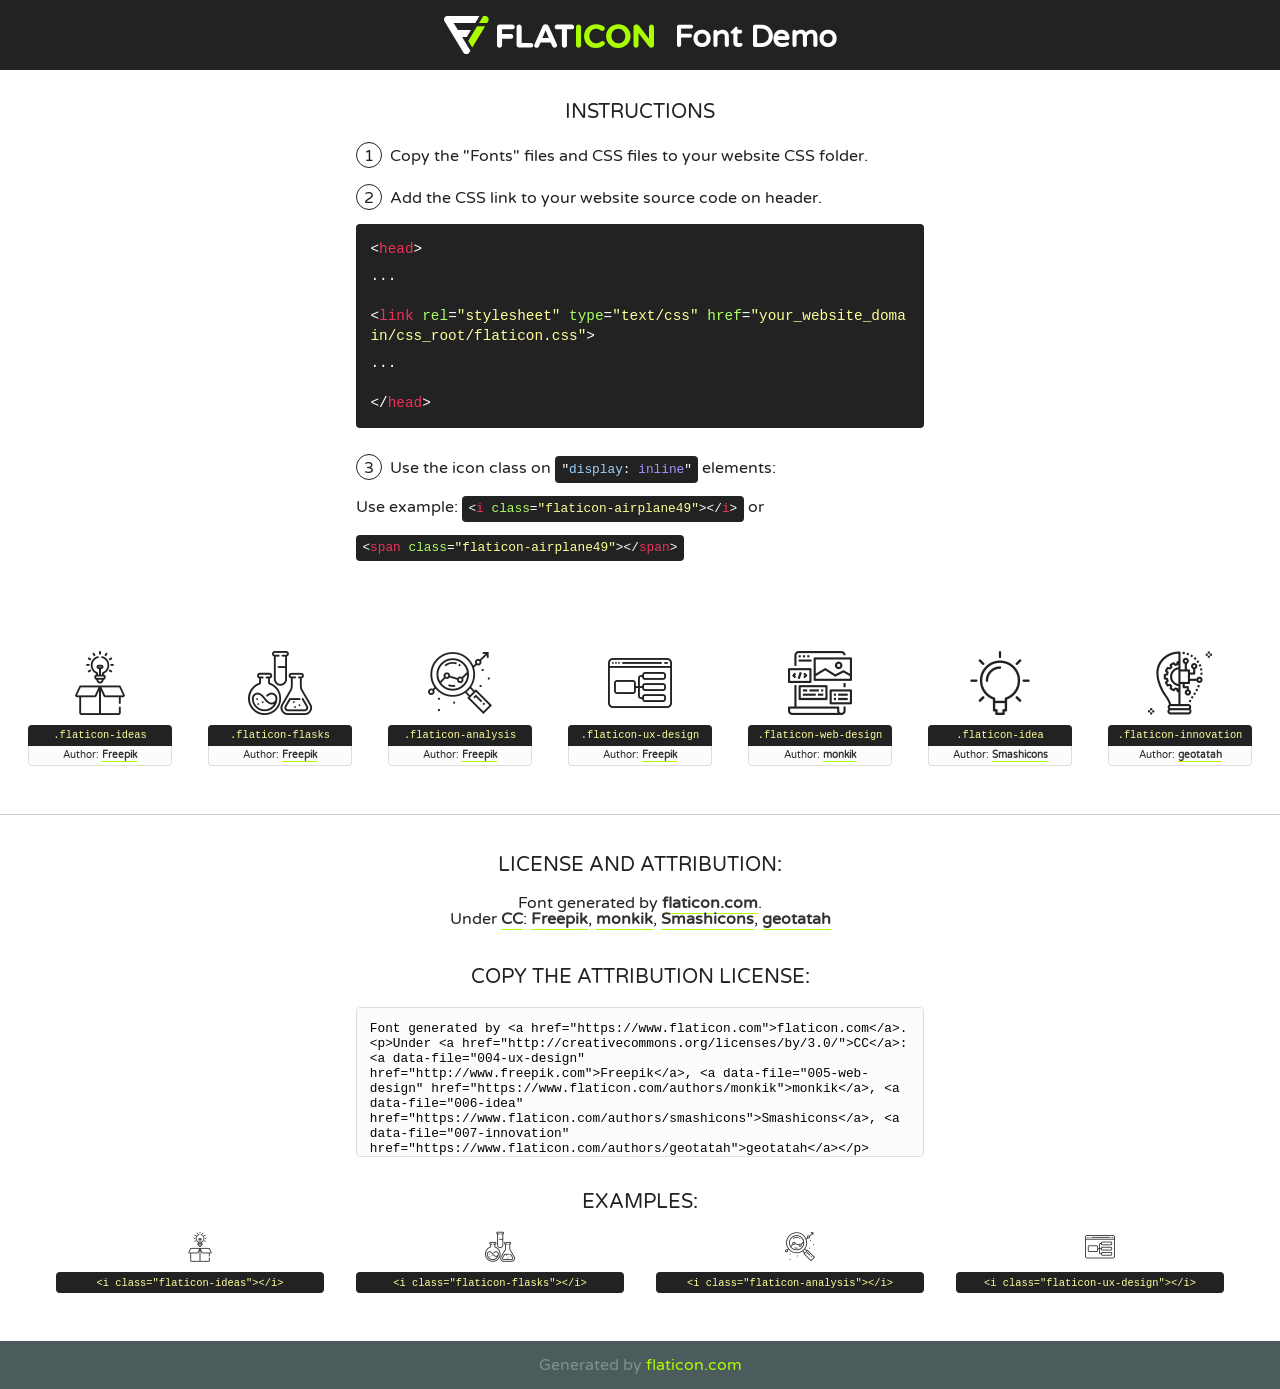
<file: fonts/flaticon/font/flaticon.html>
<!DOCTYPE html>
<!--
  Flaticon icon font: Flaticon
  Creation date: 20/03/2019 02:18
-->
<html>
<!DOCTYPE html>
<html>

<head>
    <title>Flaticon WebFont</title>
    <link href="http://fonts.googleapis.com/css?family=Varela+Round" rel="stylesheet" type="text/css" />
    <link rel="stylesheet" type="text/css" href="flaticon.css">
    <meta charset="UTF-8">
    <style>
    html, body, div, span, applet, object, iframe,
    h1, h2, h3, h4, h5, h6, p, blockquote, pre,
    a, abbr, acronym, address, big, cite, code,
    del, dfn, em, img, ins, kbd, q, s, samp,
    small, strike, strong, sub, sup, tt, var,
    b, u, i, center,
    dl, dt, dd, ol, ul, li,
    fieldset, form, label, legend,
    table, caption, tbody, tfoot, thead, tr, th, td,
    article, aside, canvas, details, embed, 
    figure, figcaption, footer, header, hgroup, 
    menu, nav, output, ruby, section, summary,
    time, mark, audio, video {
        margin: 0;
        padding: 0;
        border: 0;
        font-size: 100%;
        font: inherit;
        vertical-align: baseline;
    }
    /* HTML5 display-role reset for older browsers */
    article, aside, details, figcaption, figure, 
    footer, header, hgroup, menu, nav, section {
        display: block;
    }
    body {
        line-height: 1;
    }
    ol, ul {
        list-style: none;
    }
    blockquote, q {
        quotes: none;
    }
    blockquote:before, blockquote:after,
    q:before, q:after {
        content: '';
        content: none;
    }
    table {
        border-collapse: collapse;
        border-spacing: 0;
    }
    body {
        font-family: 'Varela Round', Helvetica, Arial, sans-serif;
        font-size: 16px;
        color: #222;
    }
    a {
        color: #333;
        border-bottom: 1px solid #a9fd00;
        font-weight: bold;
        text-decoration: none;
    }
    * {
        -moz-box-sizing: border-box;
        -webkit-box-sizing: border-box;
        box-sizing: border-box;
        margin: 0;
        padding: 0;
    }
    [class^="flaticon-"]:before, [class*=" flaticon-"]:before, [class^="flaticon-"]:after, [class*=" flaticon-"]:after {
        font-family: Flaticon;
        font-size: 30px;
        font-style: normal;
        margin-left: 20px;
        color: #333;
    }
    .wrapper {
        max-width: 600px;
        margin: auto;
        padding: 0 1em;
    }
    .title {
        font-size: 1.25em;
        text-align: center;
        margin-bottom: 1em;
        text-transform: uppercase;
    }
    header {
        text-align: center;
        background-color: #222;
        color: #fff;
        padding: 1em;
    }
    header .logo {
        width: 210px;
        height: 38px;
        display: inline-block;
        vertical-align: middle;
        margin-right: 1em;
        border: none;
    }
    header strong {
        font-size: 1.95em;
        font-weight: bold;
        vertical-align: middle;
        margin-top: 5px;
        display: inline-block;
    }
    .demo {
        margin: 2em auto;
        line-height: 1.25em;
    }
    .demo ul li {
        margin-bottom: 1em;
    }
    .demo ul li .num {
        color: #222;
        border-radius: 20px;
        display: inline-block;
        width: 26px;
        padding: 3px;
        height: 26px;
        text-align: center;
        margin-right: 0.5em;
        border: 1px solid #222;
    }
    .demo ul li code {
        background-color: #222;
        border-radius: 4px;
        padding: 0.25em 0.5em;
        display: inline-block;
        color: #fff;
        font-family: Consolas,Monaco,Lucida Console,Liberation Mono,DejaVu Sans Mono,Bitstream Vera Sans Mono,Courier New, monospace;
        font-weight: lighter;
        margin-top: 1em;
        font-size: 0.8em;
        word-break: break-all;
    }
    .demo ul li code.big {
        padding: 1em;
        font-size: 0.9em;
    }
    .demo ul li code .red {
        color: #EF3159;
    }
    .demo ul li code .green {
        color: #ACFF65;
    }
    .demo ul li code .yellow {
        color: #FFFF99;
    }
    .demo ul li code .blue {
        color: #99D3FF;
    }
    .demo ul li code .purple {
        color: #A295FF;
    }
    .demo ul li code .dots {
        margin-top: 0.5em;
        display: block;
    }
    #glyphs {
        border-bottom: 1px solid #ccc;
        padding: 2em 0;
        text-align: center;
    }
    .glyph {
        display: inline-block;
        width: 9em;
        margin: 1em;
        text-align: center;
        vertical-align: top;
        background: #FFF;
    }
    .glyph .glyph-icon {
        padding: 10px;
        display: block;
        font-family:"Flaticon";
        font-size: 64px;
        line-height: 1;
    }
    .glyph .glyph-icon:before {
        font-size: 64px;
        color: #222;
        margin-left: 0;
    }
    .class-name {
        font-size: 0.65em;
        background-color: #222;
        color: #fff;
        border-radius: 4px 4px 0 0;
        padding: 0.5em;
        color: #FFFF99;
        font-family: Consolas,Monaco,Lucida Console,Liberation Mono,DejaVu Sans Mono,Bitstream Vera Sans Mono,Courier New, monospace;
    }
    .author-name {
        font-size: 0.6em;
        background-color: #fcfcfd;
        border: 1px solid #DEDEE4;
        border-top: 0;
        border-radius: 0 0 4px 4px;
        padding: 0.5em;
    }
    .class-name:last-child {
        font-size: 10px;
        color:#888;
    }
    .class-name:last-child a {
        font-size: 10px;
        color:#555;
    }
    .class-name:last-child a:hover {
        color:#a9fd00;
    }
    .glyph > input {
        display: block;
        width: 100px;
        margin: 5px auto;
        text-align: center;
        font-size: 12px;
        cursor: text;
    }
    .glyph > input.icon-input {
        font-family:"Flaticon";
        font-size: 16px;
        margin-bottom: 10px;
    }
    .attribution .title {
        margin-top: 2em;
    }
    .attribution textarea {
        background-color: #fcfcfd;
        padding: 1em;
        border: none;
        box-shadow: none;
        border: 1px solid #DEDEE4;
        border-radius: 4px;
        resize: none;
        width: 100%;
        height: 150px;
        font-size: 0.8em;
        font-family: Consolas,Monaco,Lucida Console,Liberation Mono,DejaVu Sans Mono,Bitstream Vera Sans Mono,Courier New, monospace;
        -webkit-appearance: none;
    }
    .iconsuse {
        margin: 2em auto;
        text-align: center;
        max-width: 1200px;
    }
    .iconsuse:after {
        content: '';
        display: table;
        clear: both;
    }
    .iconsuse .image {
        float: left;
        width: 25%;
        padding: 0 1em;
    }
    .iconsuse .image p {
        margin-bottom: 1em;
    }
    .iconsuse .image span {
        display: block;
        font-size: 0.65em;
        background-color: #222;
        color: #fff;
        border-radius: 4px;
        padding: 0.5em;
        color: #FFFF99;
        margin-top: 1em;
        font-family: Consolas,Monaco,Lucida Console,Liberation Mono,DejaVu Sans Mono,Bitstream Vera Sans Mono,Courier New, monospace;
    }
    #footer {
        text-align: center;
        background-color: #4C5B5C;
        color: #7c9192;
        padding: 1em;
    }
    #footer a {
        border: none;
        color: #a9fd00;
        font-weight: normal;
    }
    @media (max-width: 960px) {
        .iconsuse .image {
            width: 50%;
        }
    }
    @media (max-width: 560px) {
        .iconsuse .image {
            width: 100%;
        }
    }
    </style>
</head>

<body class="characters-off">

    <header>
        <a href="https://www.flaticon.com" target="_blank" class="logo">
            <svg version="1.1" xmlns="http://www.w3.org/2000/svg" xmlns:xlink="http://www.w3.org/1999/xlink" xmlns:a="http://ns.adobe.com/AdobeSVGViewerExtensions/3.0/" viewBox="0 0 560.875 102.036" enable-background="new 0 0 560.875 102.036" xml:space="preserve">
                <defs>
                </defs>
                <g>
                    <g class="letters">
                        <path fill="#ffffff" d="M141.596,29.675c0-3.777,2.985-6.767,6.764-6.767h34.438c3.426,0,6.15,2.728,6.15,6.15
                        c0,3.43-2.724,6.149-6.15,6.149h-27.674v13.091h23.719c3.429,0,6.151,2.724,6.151,6.15c0,3.43-2.723,6.149-6.151,6.149h-23.719
                        v17.574c0,3.773-2.986,6.761-6.764,6.761c-3.779,0-6.764-2.989-6.764-6.761V29.675z"></path>
                        <path fill="#ffffff" d="M193.844,29.149c0-3.781,2.985-6.767,6.764-6.767c3.776,0,6.763,2.985,6.763,6.767v42.957h25.039
                        c3.426,0,6.149,2.726,6.149,6.153c0,3.425-2.723,6.15-6.149,6.15h-31.802c-3.779,0-6.764-2.986-6.764-6.768V29.149z"></path>
                        <path fill="#ffffff" d="M241.891,75.71l21.438-48.407c1.492-3.341,4.215-5.357,7.906-5.357h0.792
                        c3.686,0,6.323,2.017,7.815,5.357l21.439,48.407c0.436,0.967,0.701,1.845,0.701,2.723c0,3.602-2.809,6.501-6.414,6.501
                        c-3.161,0-5.269-1.845-6.499-4.655l-4.132-9.661h-27.059l-4.301,10.102c-1.144,2.631-3.426,4.214-6.237,4.214
                        c-3.517,0-6.24-2.81-6.24-6.325C241.1,77.64,241.451,76.677,241.891,75.71z M279.932,58.666l-8.521-20.297l-8.526,20.297H279.932
                        z"></path>
                        <path fill="#ffffff" d="M314.864,35.387H301.86c-3.429,0-6.239-2.813-6.239-6.238c0-3.429,2.811-6.24,6.239-6.24h39.533
                        c3.426,0,6.237,2.811,6.237,6.24c0,3.425-2.811,6.238-6.237,6.238h-13.001v42.785c0,3.773-2.99,6.761-6.764,6.761
                        c-3.779,0-6.764-2.989-6.764-6.761V35.387z"></path>
                        <path fill="#A9FD00" d="M352.615,29.149c0-3.781,2.985-6.767,6.767-6.767c3.774,0,6.761,2.985,6.761,6.767v49.024
                        c0,3.773-2.987,6.761-6.761,6.761c-3.781,0-6.767-2.989-6.767-6.761V29.149z"></path>
                        <path fill="#A9FD00" d="M374.132,53.836v-0.179c0-17.481,13.178-31.801,32.065-31.801c9.22,0,15.459,2.458,20.557,6.238
                        c1.402,1.054,2.637,2.985,2.637,5.357c0,3.692-2.985,6.59-6.681,6.59c-1.845,0-3.071-0.702-4.044-1.319
                        c-3.776-2.813-7.729-4.393-12.562-4.393c-10.364,0-17.831,8.611-17.831,19.154v0.173c0,10.542,7.291,19.329,17.831,19.329
                        c5.715,0,9.492-1.756,13.359-4.834c1.049-0.874,2.458-1.491,4.039-1.491c3.429,0,6.325,2.813,6.325,6.236
                        c0,2.106-1.056,3.78-2.282,4.834c-5.539,4.834-12.036,7.733-21.878,7.733C387.572,85.464,374.132,71.493,374.132,53.836z"></path>
                        <path fill="#A9FD00" d="M433.009,53.836v-0.179c0-17.481,13.79-31.801,32.766-31.801c18.981,0,32.592,14.143,32.592,31.628v0.173
                        c0,17.483-13.785,31.807-32.769,31.807C446.625,85.464,433.009,71.32,433.009,53.836z M484.224,53.836v-0.179
                        c0-10.539-7.725-19.326-18.626-19.326c-10.893,0-18.449,8.611-18.449,19.154v0.173c0,10.542,7.73,19.329,18.626,19.329
                        C476.676,72.986,484.224,64.378,484.224,53.836z"></path>
                        <path fill="#A9FD00" d="M506.233,29.321c0-3.774,2.99-6.763,6.767-6.763h1.401c3.252,0,5.183,1.583,7.029,3.953l26.093,34.265
                        V29.059c0-3.692,2.99-6.677,6.681-6.677c3.683,0,6.671,2.985,6.671,6.677v48.934c0,3.78-2.987,6.765-6.764,6.765h-0.436
                        c-3.257,0-5.188-1.581-7.034-3.953l-27.056-35.492v32.944c0,3.687-2.985,6.676-6.678,6.676c-3.683,0-6.673-2.989-6.673-6.676
                        V29.321z"></path>
                    </g>
                    <g class="insignia">
                        <path fill="#ffffff" d="M48.372,56.137h12.517l11.156-18.537H37.186L25.688,18.539h57.825L94.668,0H9.271
                        C5.925,0,2.842,1.801,1.198,4.716c-1.644,2.907-1.593,6.482,0.134,9.343l50.38,83.501c1.678,2.781,4.689,4.476,7.938,4.476
                        c3.246,0,6.257-1.695,7.935-4.476l2.898-4.804L48.372,56.137z"></path>
                        <g class="i">
                            <path fill="#A9FD00" d="M93.575,18.539h0.031v0.004l21.652,0.004l2.705-4.488c1.727-2.861,1.778-6.436,0.133-9.343
                            C116.454,1.801,113.371,0,110.026,0h-5.294L93.575,18.539z"></path>
                            <polygon fill="#A9FD00" points="88.291,27.356 64.725,66.486 75.519,84.404 109.942,27.356"></polygon>
                        </g>
                    </g>
                </g>
            </svg>
        </a>
        <strong>Font Demo</strong>
    </header>


    <section class="demo wrapper">

        <p class="title">Instructions</p>

        <ul>
            <li>
                <span class="num">1</span>Copy the "Fonts" files and CSS files to your website CSS folder.
            </li>
            <li>
                <span class="num">2</span>Add the CSS link to your website source code on header.
                <code class="big">
                    &lt;<span class="red">head</span>&gt;
                    <br/><span class="dots">...</span>
                    <br/>&lt;<span class="red">link</span> <span class="green">rel</span>=<span class="yellow">"stylesheet"</span> <span class="green">type</span>=<span class="yellow">"text/css"</span> <span class="green">href</span>=<span class="yellow">"your_website_domain/css_root/flaticon.css"</span>&gt;
                    <br/><span class="dots">...</span>
                    <br/>&lt;/<span class="red">head</span>&gt;
                </code>
            </li>

            <li>
                <p>
                    <span class="num">3</span>Use the icon class on <code>"<span class="blue">display</span>:<span class="purple"> inline</span>"</code> elements:
                    <br />
                    Use example: <code>&lt;<span class="red">i</span> <span class="green">class</span>=<span class="yellow">&quot;flaticon-airplane49&quot;</span>&gt;&lt;/<span class="red">i</span>&gt;</code> or <code>&lt;<span class="red">span</span> <span class="green">class</span>=<span class="yellow">&quot;flaticon-airplane49&quot;</span>&gt;&lt;/<span class="red">span</span>&gt;</code>
            </li>
        </ul>

    </section>




   <section id="glyphs">          
    
      
        <div class="glyph"><div class="glyph-icon flaticon-ideas"></div>
            <div class="class-name">.flaticon-ideas</div>
            <div class="author-name">Author: <a data-file="001-ideas" href="http://www.freepik.com">Freepik</a> </div> 
        </div>        
        
        <div class="glyph"><div class="glyph-icon flaticon-flasks"></div>
            <div class="class-name">.flaticon-flasks</div>
            <div class="author-name">Author: <a data-file="002-flasks" href="http://www.freepik.com">Freepik</a> </div> 
        </div>        
        
        <div class="glyph"><div class="glyph-icon flaticon-analysis"></div>
            <div class="class-name">.flaticon-analysis</div>
            <div class="author-name">Author: <a data-file="003-analysis" href="http://www.freepik.com">Freepik</a> </div> 
        </div>        
        
        <div class="glyph"><div class="glyph-icon flaticon-ux-design"></div>
            <div class="class-name">.flaticon-ux-design</div>
            <div class="author-name">Author: <a data-file="004-ux-design" href="http://www.freepik.com">Freepik</a> </div> 
        </div>        
        
        <div class="glyph"><div class="glyph-icon flaticon-web-design"></div>
            <div class="class-name">.flaticon-web-design</div>
            <div class="author-name">Author: <a data-file="005-web-design" href="https://www.flaticon.com/authors/monkik">monkik</a> </div> 
        </div>        
        
        <div class="glyph"><div class="glyph-icon flaticon-idea"></div>
            <div class="class-name">.flaticon-idea</div>
            <div class="author-name">Author: <a data-file="006-idea" href="https://www.flaticon.com/authors/smashicons">Smashicons</a> </div> 
        </div>        
        
        <div class="glyph"><div class="glyph-icon flaticon-innovation"></div>
            <div class="class-name">.flaticon-innovation</div>
            <div class="author-name">Author: <a data-file="007-innovation" href="https://www.flaticon.com/authors/geotatah">geotatah</a> </div> 
        </div>        
        

    </section>



    <section class="attribution wrapper"   style="text-align:center;">

      <div class="title">License and attribution:</div><div class="attrDiv">Font generated by <a href="https://www.flaticon.com">flaticon.com</a>. <div><p>Under <a href="http://creativecommons.org/licenses/by/3.0/">CC</a>: <a data-file="004-ux-design" href="http://www.freepik.com">Freepik</a>, <a data-file="005-web-design" href="https://www.flaticon.com/authors/monkik">monkik</a>, <a data-file="006-idea" href="https://www.flaticon.com/authors/smashicons">Smashicons</a>, <a data-file="007-innovation" href="https://www.flaticon.com/authors/geotatah">geotatah</a></p>  </div>
      </div>
      <div class="title">Copy the Attribution License:</div>

    <textarea onclick="this.focus();this.select();">Font generated by &lt;a href=&quot;https://www.flaticon.com&quot;&gt;flaticon.com&lt;/a&gt;. <p>Under <a href="http://creativecommons.org/licenses/by/3.0/">CC</a>: <a data-file="004-ux-design" href="http://www.freepik.com">Freepik</a>, <a data-file="005-web-design" href="https://www.flaticon.com/authors/monkik">monkik</a>, <a data-file="006-idea" href="https://www.flaticon.com/authors/smashicons">Smashicons</a>, <a data-file="007-innovation" href="https://www.flaticon.com/authors/geotatah">geotatah</a></p>  
     </textarea>

    </section>

    <section class="iconsuse">

          <div class="title">Examples:</div>            
             
            <div class="image">
                <p>
                    <i class="glyph-icon flaticon-ideas"></i> 
                    <span>&lt;i class=&quot;flaticon-ideas&quot;&gt;&lt;/i&gt;</span>
                </p>
            </div>
            
            <div class="image">
                <p>
                    <i class="glyph-icon flaticon-flasks"></i> 
                    <span>&lt;i class=&quot;flaticon-flasks&quot;&gt;&lt;/i&gt;</span>
                </p>
            </div>
            
            <div class="image">
                <p>
                    <i class="glyph-icon flaticon-analysis"></i> 
                    <span>&lt;i class=&quot;flaticon-analysis&quot;&gt;&lt;/i&gt;</span>
                </p>
            </div>
            
            <div class="image">
                <p>
                    <i class="glyph-icon flaticon-ux-design"></i> 
                    <span>&lt;i class=&quot;flaticon-ux-design&quot;&gt;&lt;/i&gt;</span>
                </p>
            </div>
                       
        </div>
                            
    </section>

<div id="footer">
    <div>Generated by <a href="https://www.flaticon.com">flaticon.com</a>
    </div>
</div>



</body>
</html>
</file>
<file: css/flaticon.css>
/*
  	Flaticon icon font: Flaticon
  	Creation date: 04/01/2019 13:45
  	*/


@font-face {
  font-family: "Flaticon";
  src: url("../fonts/flaticon/font/Flaticon.eot");
  src: url("../fonts/flaticon/font/Flaticon.eot?#iefix") format("embedded-opentype"),
       url("../fonts/flaticon/font/Flaticon.woff") format("woff"),
       url("../fonts/flaticon/font/Flaticon.ttf") format("truetype"),
       url("../fonts/flaticon/font/Flaticon.svg#Flaticon") format("svg");
  font-weight: normal;
  font-style: normal;
}

@media screen and (-webkit-min-device-pixel-ratio:0) {
  @font-face {
    font-family: "Flaticon";
    src: url("../fonts/flaticon/font/Flaticon.svg#Flaticon") format("svg");
  }
}

[class^="flaticon-"]:before, [class*=" flaticon-"]:before,
[class^="flaticon-"]:after, [class*=" flaticon-"]:after {   
  font-family: Flaticon;
  font-style: normal;
  font-weight: normal;
  font-variant: normal;
  text-transform: none;
  line-height: 1;

  /* Better Font Rendering =========== */
  -webkit-font-smoothing: antialiased;
  -moz-osx-font-smoothing: grayscale;
}

.flaticon-ideas:before { content: "\f100"; }
.flaticon-flasks:before { content: "\f101"; }
.flaticon-analysis:before { content: "\f102"; }
.flaticon-ux-design:before { content: "\f103"; }
.flaticon-web-design:before { content: "\f104"; }
.flaticon-idea:before { content: "\f105"; }
.flaticon-innovation:before { content: "\f106"; }
</file>
<file: css/icomoon.css>
@font-face {
  font-family: 'icomoon';
  src:  url('../fonts/icomoon/icomoon.eot?6tt51o');
  src:  url('../fonts/icomoon/icomoon.eot?6tt51o#iefix') format('embedded-opentype'),
    url('../fonts/icomoon/icomoon.ttf?6tt51o') format('truetype'),
    url('../fonts/icomoon/icomoon.woff?6tt51o') format('woff'),
    url('../fonts/icomoon/icomoon.svg?6tt51o#icomoon') format('svg');
  font-weight: normal;
  font-style: normal;
}

[class^="icon-"], [class*=" icon-"] {
  /* use !important to prevent issues with browser extensions that change fonts */
  font-family: 'icomoon' !important;
  speak: none;
  font-style: normal;
  font-weight: normal;
  font-variant: normal;
  text-transform: none;
  line-height: 1;

  /* Better Font Rendering =========== */
  -webkit-font-smoothing: antialiased;
  -moz-osx-font-smoothing: grayscale;
}

.icon-asterisk:before {
  content: "\f069";
}
.icon-plus:before {
  content: "\f067";
}
.icon-question:before {
  content: "\f128";
}
.icon-minus:before {
  content: "\f068";
}
.icon-glass:before {
  content: "\f000";
}
.icon-music:before {
  content: "\f001";
}
.icon-search:before {
  content: "\f002";
}
.icon-envelope-o:before {
  content: "\f003";
}
.icon-heart:before {
  content: "\f004";
}
.icon-star:before {
  content: "\f005";
}
.icon-star-o:before {
  content: "\f006";
}
.icon-user:before {
  content: "\f007";
}
.icon-film:before {
  content: "\f008";
}
.icon-th-large:before {
  content: "\f009";
}
.icon-th:before {
  content: "\f00a";
}
.icon-th-list:before {
  content: "\f00b";
}
.icon-check:before {
  content: "\f00c";
}
.icon-close:before {
  content: "\f00d";
}
.icon-remove:before {
  content: "\f00d";
}
.icon-times:before {
  content: "\f00d";
}
.icon-search-plus:before {
  content: "\f00e";
}
.icon-search-minus:before {
  content: "\f010";
}
.icon-power-off:before {
  content: "\f011";
}
.icon-signal:before {
  content: "\f012";
}
.icon-cog:before {
  content: "\f013";
}
.icon-gear:before {
  content: "\f013";
}
.icon-trash-o:before {
  content: "\f014";
}
.icon-home:before {
  content: "\f015";
}
.icon-file-o:before {
  content: "\f016";
}
.icon-clock-o:before {
  content: "\f017";
}
.icon-road:before {
  content: "\f018";
}
.icon-download:before {
  content: "\f019";
}
.icon-arrow-circle-o-down:before {
  content: "\f01a";
}
.icon-arrow-circle-o-up:before {
  content: "\f01b";
}
.icon-inbox:before {
  content: "\f01c";
}
.icon-play-circle-o:before {
  content: "\f01d";
}
.icon-repeat:before {
  content: "\f01e";
}
.icon-rotate-right:before {
  content: "\f01e";
}
.icon-refresh:before {
  content: "\f021";
}
.icon-list-alt:before {
  content: "\f022";
}
.icon-lock:before {
  content: "\f023";
}
.icon-flag:before {
  content: "\f024";
}
.icon-headphones:before {
  content: "\f025";
}
.icon-volume-off:before {
  content: "\f026";
}
.icon-volume-down:before {
  content: "\f027";
}
.icon-volume-up:before {
  content: "\f028";
}
.icon-qrcode:before {
  content: "\f029";
}
.icon-barcode:before {
  content: "\f02a";
}
.icon-tag:before {
  content: "\f02b";
}
.icon-tags:before {
  content: "\f02c";
}
.icon-book:before {
  content: "\f02d";
}
.icon-bookmark:before {
  content: "\f02e";
}
.icon-print:before {
  content: "\f02f";
}
.icon-camera:before {
  content: "\f030";
}
.icon-font:before {
  content: "\f031";
}
.icon-bold:before {
  content: "\f032";
}
.icon-italic:before {
  content: "\f033";
}
.icon-text-height:before {
  content: "\f034";
}
.icon-text-width:before {
  content: "\f035";
}
.icon-align-left:before {
  content: "\f036";
}
.icon-align-center:before {
  content: "\f037";
}
.icon-align-right:before {
  content: "\f038";
}
.icon-align-justify:before {
  content: "\f039";
}
.icon-list:before {
  content: "\f03a";
}
.icon-dedent:before {
  content: "\f03b";
}
.icon-outdent:before {
  content: "\f03b";
}
.icon-indent:before {
  content: "\f03c";
}
.icon-video-camera:before {
  content: "\f03d";
}
.icon-image:before {
  content: "\f03e";
}
.icon-photo:before {
  content: "\f03e";
}
.icon-picture-o:before {
  content: "\f03e";
}
.icon-pencil:before {
  content: "\f040";
}
.icon-map-marker:before {
  content: "\f041";
}
.icon-adjust:before {
  content: "\f042";
}
.icon-tint:before {
  content: "\f043";
}
.icon-edit:before {
  content: "\f044";
}
.icon-pencil-square-o:before {
  content: "\f044";
}
.icon-share-square-o:before {
  content: "\f045";
}
.icon-check-square-o:before {
  content: "\f046";
}
.icon-arrows:before {
  content: "\f047";
}
.icon-step-backward:before {
  content: "\f048";
}
.icon-fast-backward:before {
  content: "\f049";
}
.icon-backward:before {
  content: "\f04a";
}
.icon-play:before {
  content: "\f04b";
}
.icon-pause:before {
  content: "\f04c";
}
.icon-stop:before {
  content: "\f04d";
}
.icon-forward:before {
  content: "\f04e";
}
.icon-fast-forward:before {
  content: "\f050";
}
.icon-step-forward:before {
  content: "\f051";
}
.icon-eject:before {
  content: "\f052";
}
.icon-chevron-left:before {
  content: "\f053";
}
.icon-chevron-right:before {
  content: "\f054";
}
.icon-plus-circle:before {
  content: "\f055";
}
.icon-minus-circle:before {
  content: "\f056";
}
.icon-times-circle:before {
  content: "\f057";
}
.icon-check-circle:before {
  content: "\f058";
}
.icon-question-circle:before {
  content: "\f059";
}
.icon-info-circle:before {
  content: "\f05a";
}
.icon-crosshairs:before {
  content: "\f05b";
}
.icon-times-circle-o:before {
  content: "\f05c";
}
.icon-check-circle-o:before {
  content: "\f05d";
}
.icon-ban:before {
  content: "\f05e";
}
.icon-arrow-left:before {
  content: "\f060";
}
.icon-arrow-right:before {
  content: "\f061";
}
.icon-arrow-up:before {
  content: "\f062";
}
.icon-arrow-down:before {
  content: "\f063";
}
.icon-mail-forward:before {
  content: "\f064";
}
.icon-share:before {
  content: "\f064";
}
.icon-expand:before {
  content: "\f065";
}
.icon-compress:before {
  content: "\f066";
}
.icon-exclamation-circle:before {
  content: "\f06a";
}
.icon-gift:before {
  content: "\f06b";
}
.icon-leaf:before {
  content: "\f06c";
}
.icon-fire:before {
  content: "\f06d";
}
.icon-eye:before {
  content: "\f06e";
}
.icon-eye-slash:before {
  content: "\f070";
}
.icon-exclamation-triangle:before {
  content: "\f071";
}
.icon-warning:before {
  content: "\f071";
}
.icon-plane:before {
  content: "\f072";
}
.icon-calendar:before {
  content: "\f073";
}
.icon-random:before {
  content: "\f074";
}
.icon-comment:before {
  content: "\f075";
}
.icon-magnet:before {
  content: "\f076";
}
.icon-chevron-up:before {
  content: "\f077";
}
.icon-chevron-down:before {
  content: "\f078";
}
.icon-retweet:before {
  content: "\f079";
}
.icon-shopping-cart:before {
  content: "\f07a";
}
.icon-folder:before {
  content: "\f07b";
}
.icon-folder-open:before {
  content: "\f07c";
}
.icon-arrows-v:before {
  content: "\f07d";
}
.icon-arrows-h:before {
  content: "\f07e";
}
.icon-bar-chart:before {
  content: "\f080";
}
.icon-bar-chart-o:before {
  content: "\f080";
}
.icon-twitter-square:before {
  content: "\f081";
}
.icon-facebook-square:before {
  content: "\f082";
}
.icon-camera-retro:before {
  content: "\f083";
}
.icon-key:before {
  content: "\f084";
}
.icon-cogs:before {
  content: "\f085";
}
.icon-gears:before {
  content: "\f085";
}
.icon-comments:before {
  content: "\f086";
}
.icon-thumbs-o-up:before {
  content: "\f087";
}
.icon-thumbs-o-down:before {
  content: "\f088";
}
.icon-star-half:before {
  content: "\f089";
}
.icon-heart-o:before {
  content: "\f08a";
}
.icon-sign-out:before {
  content: "\f08b";
}
.icon-linkedin-square:before {
  content: "\f08c";
}
.icon-thumb-tack:before {
  content: "\f08d";
}
.icon-external-link:before {
  content: "\f08e";
}
.icon-sign-in:before {
  content: "\f090";
}
.icon-trophy:before {
  content: "\f091";
}
.icon-github-square:before {
  content: "\f092";
}
.icon-upload:before {
  content: "\f093";
}
.icon-lemon-o:before {
  content: "\f094";
}
.icon-phone:before {
  content: "\f095";
}
.icon-square-o:before {
  content: "\f096";
}
.icon-bookmark-o:before {
  content: "\f097";
}
.icon-phone-square:before {
  content: "\f098";
}
.icon-twitter:before {
  content: "\f099";
}
.icon-facebook:before {
  content: "\f09a";
}
.icon-facebook-f:before {
  content: "\f09a";
}
.icon-github:before {
  content: "\f09b";
}
.icon-unlock:before {
  content: "\f09c";
}
.icon-credit-card:before {
  content: "\f09d";
}
.icon-feed:before {
  content: "\f09e";
}
.icon-rss:before {
  content: "\f09e";
}
.icon-hdd-o:before {
  content: "\f0a0";
}
.icon-bullhorn:before {
  content: "\f0a1";
}
.icon-bell-o:before {
  content: "\f0a2";
}
.icon-certificate:before {
  content: "\f0a3";
}
.icon-hand-o-right:before {
  content: "\f0a4";
}
.icon-hand-o-left:before {
  content: "\f0a5";
}
.icon-hand-o-up:before {
  content: "\f0a6";
}
.icon-hand-o-down:before {
  content: "\f0a7";
}
.icon-arrow-circle-left:before {
  content: "\f0a8";
}
.icon-arrow-circle-right:before {
  content: "\f0a9";
}
.icon-arrow-circle-up:before {
  content: "\f0aa";
}
.icon-arrow-circle-down:before {
  content: "\f0ab";
}
.icon-globe:before {
  content: "\f0ac";
}
.icon-wrench:before {
  content: "\f0ad";
}
.icon-tasks:before {
  content: "\f0ae";
}
.icon-filter:before {
  content: "\f0b0";
}
.icon-briefcase:before {
  content: "\f0b1";
}
.icon-arrows-alt:before {
  content: "\f0b2";
}
.icon-group:before {
  content: "\f0c0";
}
.icon-users:before {
  content: "\f0c0";
}
.icon-chain:before {
  content: "\f0c1";
}
.icon-link:before {
  content: "\f0c1";
}
.icon-cloud:before {
  content: "\f0c2";
}
.icon-flask:before {
  content: "\f0c3";
}
.icon-cut:before {
  content: "\f0c4";
}
.icon-scissors:before {
  content: "\f0c4";
}
.icon-copy:before {
  content: "\f0c5";
}
.icon-files-o:before {
  content: "\f0c5";
}
.icon-paperclip:before {
  content: "\f0c6";
}
.icon-floppy-o:before {
  content: "\f0c7";
}
.icon-save:before {
  content: "\f0c7";
}
.icon-square:before {
  content: "\f0c8";
}
.icon-bars:before {
  content: "\f0c9";
}
.icon-navicon:before {
  content: "\f0c9";
}
.icon-reorder:before {
  content: "\f0c9";
}
.icon-list-ul:before {
  content: "\f0ca";
}
.icon-list-ol:before {
  content: "\f0cb";
}
.icon-strikethrough:before {
  content: "\f0cc";
}
.icon-underline:before {
  content: "\f0cd";
}
.icon-table:before {
  content: "\f0ce";
}
.icon-magic:before {
  content: "\f0d0";
}
.icon-truck:before {
  content: "\f0d1";
}
.icon-pinterest:before {
  content: "\f0d2";
}
.icon-pinterest-square:before {
  content: "\f0d3";
}
.icon-google-plus-square:before {
  content: "\f0d4";
}
.icon-google-plus:before {
  content: "\f0d5";
}
.icon-money:before {
  content: "\f0d6";
}
.icon-caret-down:before {
  content: "\f0d7";
}
.icon-caret-up:before {
  content: "\f0d8";
}
.icon-caret-left:before {
  content: "\f0d9";
}
.icon-caret-right:before {
  content: "\f0da";
}
.icon-columns:before {
  content: "\f0db";
}
.icon-sort:before {
  content: "\f0dc";
}
.icon-unsorted:before {
  content: "\f0dc";
}
.icon-sort-desc:before {
  content: "\f0dd";
}
.icon-sort-down:before {
  content: "\f0dd";
}
.icon-sort-asc:before {
  content: "\f0de";
}
.icon-sort-up:before {
  content: "\f0de";
}
.icon-envelope:before {
  content: "\f0e0";
}
.icon-linkedin:before {
  content: "\f0e1";
}
.icon-rotate-left:before {
  content: "\f0e2";
}
.icon-undo:before {
  content: "\f0e2";
}
.icon-gavel:before {
  content: "\f0e3";
}
.icon-legal:before {
  content: "\f0e3";
}
.icon-dashboard:before {
  content: "\f0e4";
}
.icon-tachometer:before {
  content: "\f0e4";
}
.icon-comment-o:before {
  content: "\f0e5";
}
.icon-comments-o:before {
  content: "\f0e6";
}
.icon-bolt:before {
  content: "\f0e7";
}
.icon-flash:before {
  content: "\f0e7";
}
.icon-sitemap:before {
  content: "\f0e8";
}
.icon-umbrella:before {
  content: "\f0e9";
}
.icon-clipboard:before {
  content: "\f0ea";
}
.icon-paste:before {
  content: "\f0ea";
}
.icon-lightbulb-o:before {
  content: "\f0eb";
}
.icon-exchange:before {
  content: "\f0ec";
}
.icon-cloud-download:before {
  content: "\f0ed";
}
.icon-cloud-upload:before {
  content: "\f0ee";
}
.icon-user-md:before {
  content: "\f0f0";
}
.icon-stethoscope:before {
  content: "\f0f1";
}
.icon-suitcase:before {
  content: "\f0f2";
}
.icon-bell:before {
  content: "\f0f3";
}
.icon-coffee:before {
  content: "\f0f4";
}
.icon-cutlery:before {
  content: "\f0f5";
}
.icon-file-text-o:before {
  content: "\f0f6";
}
.icon-building-o:before {
  content: "\f0f7";
}
.icon-hospital-o:before {
  content: "\f0f8";
}
.icon-ambulance:before {
  content: "\f0f9";
}
.icon-medkit:before {
  content: "\f0fa";
}
.icon-fighter-jet:before {
  content: "\f0fb";
}
.icon-beer:before {
  content: "\f0fc";
}
.icon-h-square:before {
  content: "\f0fd";
}
.icon-plus-square:before {
  content: "\f0fe";
}
.icon-angle-double-left:before {
  content: "\f100";
}
.icon-angle-double-right:before {
  content: "\f101";
}
.icon-angle-double-up:before {
  content: "\f102";
}
.icon-angle-double-down:before {
  content: "\f103";
}
.icon-angle-left:before {
  content: "\f104";
}
.icon-angle-right:before {
  content: "\f105";
}
.icon-angle-up:before {
  content: "\f106";
}
.icon-angle-down:before {
  content: "\f107";
}
.icon-desktop:before {
  content: "\f108";
}
.icon-laptop:before {
  content: "\f109";
}
.icon-tablet:before {
  content: "\f10a";
}
.icon-mobile:before {
  content: "\f10b";
}
.icon-mobile-phone:before {
  content: "\f10b";
}
.icon-circle-o:before {
  content: "\f10c";
}
.icon-quote-left:before {
  content: "\f10d";
}
.icon-quote-right:before {
  content: "\f10e";
}
.icon-spinner:before {
  content: "\f110";
}
.icon-circle:before {
  content: "\f111";
}
.icon-mail-reply:before {
  content: "\f112";
}
.icon-reply:before {
  content: "\f112";
}
.icon-github-alt:before {
  content: "\f113";
}
.icon-folder-o:before {
  content: "\f114";
}
.icon-folder-open-o:before {
  content: "\f115";
}
.icon-smile-o:before {
  content: "\f118";
}
.icon-frown-o:before {
  content: "\f119";
}
.icon-meh-o:before {
  content: "\f11a";
}
.icon-gamepad:before {
  content: "\f11b";
}
.icon-keyboard-o:before {
  content: "\f11c";
}
.icon-flag-o:before {
  content: "\f11d";
}
.icon-flag-checkered:before {
  content: "\f11e";
}
.icon-terminal:before {
  content: "\f120";
}
.icon-code:before {
  content: "\f121";
}
.icon-mail-reply-all:before {
  content: "\f122";
}
.icon-reply-all:before {
  content: "\f122";
}
.icon-star-half-empty:before {
  content: "\f123";
}
.icon-star-half-full:before {
  content: "\f123";
}
.icon-star-half-o:before {
  content: "\f123";
}
.icon-location-arrow:before {
  content: "\f124";
}
.icon-crop:before {
  content: "\f125";
}
.icon-code-fork:before {
  content: "\f126";
}
.icon-chain-broken:before {
  content: "\f127";
}
.icon-unlink:before {
  content: "\f127";
}
.icon-info:before {
  content: "\f129";
}
.icon-exclamation:before {
  content: "\f12a";
}
.icon-superscript:before {
  content: "\f12b";
}
.icon-subscript:before {
  content: "\f12c";
}
.icon-eraser:before {
  content: "\f12d";
}
.icon-puzzle-piece:before {
  content: "\f12e";
}
.icon-microphone:before {
  content: "\f130";
}
.icon-microphone-slash:before {
  content: "\f131";
}
.icon-shield:before {
  content: "\f132";
}
.icon-calendar-o:before {
  content: "\f133";
}
.icon-fire-extinguisher:before {
  content: "\f134";
}
.icon-rocket:before {
  content: "\f135";
}
.icon-maxcdn:before {
  content: "\f136";
}
.icon-chevron-circle-left:before {
  content: "\f137";
}
.icon-chevron-circle-right:before {
  content: "\f138";
}
.icon-chevron-circle-up:before {
  content: "\f139";
}
.icon-chevron-circle-down:before {
  content: "\f13a";
}
.icon-html5:before {
  content: "\f13b";
}
.icon-css3:before {
  content: "\f13c";
}
.icon-anchor:before {
  content: "\f13d";
}
.icon-unlock-alt:before {
  content: "\f13e";
}
.icon-bullseye:before {
  content: "\f140";
}
.icon-ellipsis-h:before {
  content: "\f141";
}
.icon-ellipsis-v:before {
  content: "\f142";
}
.icon-rss-square:before {
  content: "\f143";
}
.icon-play-circle:before {
  content: "\f144";
}
.icon-ticket:before {
  content: "\f145";
}
.icon-minus-square:before {
  content: "\f146";
}
.icon-minus-square-o:before {
  content: "\f147";
}
.icon-level-up:before {
  content: "\f148";
}
.icon-level-down:before {
  content: "\f149";
}
.icon-check-square:before {
  content: "\f14a";
}
.icon-pencil-square:before {
  content: "\f14b";
}
.icon-external-link-square:before {
  content: "\f14c";
}
.icon-share-square:before {
  content: "\f14d";
}
.icon-compass:before {
  content: "\f14e";
}
.icon-caret-square-o-down:before {
  content: "\f150";
}
.icon-toggle-down:before {
  content: "\f150";
}
.icon-caret-square-o-up:before {
  content: "\f151";
}
.icon-toggle-up:before {
  content: "\f151";
}
.icon-caret-square-o-right:before {
  content: "\f152";
}
.icon-toggle-right:before {
  content: "\f152";
}
.icon-eur:before {
  content: "\f153";
}
.icon-euro:before {
  content: "\f153";
}
.icon-gbp:before {
  content: "\f154";
}
.icon-dollar:before {
  content: "\f155";
}
.icon-usd:before {
  content: "\f155";
}
.icon-inr:before {
  content: "\f156";
}
.icon-rupee:before {
  content: "\f156";
}
.icon-cny:before {
  content: "\f157";
}
.icon-jpy:before {
  content: "\f157";
}
.icon-rmb:before {
  content: "\f157";
}
.icon-yen:before {
  content: "\f157";
}
.icon-rouble:before {
  content: "\f158";
}
.icon-rub:before {
  content: "\f158";
}
.icon-ruble:before {
  content: "\f158";
}
.icon-krw:before {
  content: "\f159";
}
.icon-won:before {
  content: "\f159";
}
.icon-bitcoin:before {
  content: "\f15a";
}
.icon-btc:before {
  content: "\f15a";
}
.icon-file:before {
  content: "\f15b";
}
.icon-file-text:before {
  content: "\f15c";
}
.icon-sort-alpha-asc:before {
  content: "\f15d";
}
.icon-sort-alpha-desc:before {
  content: "\f15e";
}
.icon-sort-amount-asc:before {
  content: "\f160";
}
.icon-sort-amount-desc:before {
  content: "\f161";
}
.icon-sort-numeric-asc:before {
  content: "\f162";
}
.icon-sort-numeric-desc:before {
  content: "\f163";
}
.icon-thumbs-up:before {
  content: "\f164";
}
.icon-thumbs-down:before {
  content: "\f165";
}
.icon-youtube-square:before {
  content: "\f166";
}
.icon-youtube:before {
  content: "\f167";
}
.icon-xing:before {
  content: "\f168";
}
.icon-xing-square:before {
  content: "\f169";
}
.icon-youtube-play:before {
  content: "\f16a";
}
.icon-dropbox:before {
  content: "\f16b";
}
.icon-stack-overflow:before {
  content: "\f16c";
}
.icon-instagram:before {
  content: "\f16d";
}
.icon-flickr:before {
  content: "\f16e";
}
.icon-adn:before {
  content: "\f170";
}
.icon-bitbucket:before {
  content: "\f171";
}
.icon-bitbucket-square:before {
  content: "\f172";
}
.icon-tumblr:before {
  content: "\f173";
}
.icon-tumblr-square:before {
  content: "\f174";
}
.icon-long-arrow-down:before {
  content: "\f175";
}
.icon-long-arrow-up:before {
  content: "\f176";
}
.icon-long-arrow-left:before {
  content: "\f177";
}
.icon-long-arrow-right:before {
  content: "\f178";
}
.icon-apple:before {
  content: "\f179";
}
.icon-windows:before {
  content: "\f17a";
}
.icon-android:before {
  content: "\f17b";
}
.icon-linux:before {
  content: "\f17c";
}
.icon-dribbble:before {
  content: "\f17d";
}
.icon-skype:before {
  content: "\f17e";
}
.icon-foursquare:before {
  content: "\f180";
}
.icon-trello:before {
  content: "\f181";
}
.icon-female:before {
  content: "\f182";
}
.icon-male:before {
  content: "\f183";
}
.icon-gittip:before {
  content: "\f184";
}
.icon-gratipay:before {
  content: "\f184";
}
.icon-sun-o:before {
  content: "\f185";
}
.icon-moon-o:before {
  content: "\f186";
}
.icon-archive:before {
  content: "\f187";
}
.icon-bug:before {
  content: "\f188";
}
.icon-vk:before {
  content: "\f189";
}
.icon-weibo:before {
  content: "\f18a";
}
.icon-renren:before {
  content: "\f18b";
}
.icon-pagelines:before {
  content: "\f18c";
}
.icon-stack-exchange:before {
  content: "\f18d";
}
.icon-arrow-circle-o-right:before {
  content: "\f18e";
}
.icon-arrow-circle-o-left:before {
  content: "\f190";
}
.icon-caret-square-o-left:before {
  content: "\f191";
}
.icon-toggle-left:before {
  content: "\f191";
}
.icon-dot-circle-o:before {
  content: "\f192";
}
.icon-wheelchair:before {
  content: "\f193";
}
.icon-vimeo-square:before {
  content: "\f194";
}
.icon-try:before {
  content: "\f195";
}
.icon-turkish-lira:before {
  content: "\f195";
}
.icon-plus-square-o:before {
  content: "\f196";
}
.icon-space-shuttle:before {
  content: "\f197";
}
.icon-slack:before {
  content: "\f198";
}
.icon-envelope-square:before {
  content: "\f199";
}
.icon-wordpress:before {
  content: "\f19a";
}
.icon-openid:before {
  content: "\f19b";
}
.icon-bank:before {
  content: "\f19c";
}
.icon-institution:before {
  content: "\f19c";
}
.icon-university:before {
  content: "\f19c";
}
.icon-graduation-cap:before {
  content: "\f19d";
}
.icon-mortar-board:before {
  content: "\f19d";
}
.icon-yahoo:before {
  content: "\f19e";
}
.icon-google:before {
  content: "\f1a0";
}
.icon-reddit:before {
  content: "\f1a1";
}
.icon-reddit-square:before {
  content: "\f1a2";
}
.icon-stumbleupon-circle:before {
  content: "\f1a3";
}
.icon-stumbleupon:before {
  content: "\f1a4";
}
.icon-delicious:before {
  content: "\f1a5";
}
.icon-digg:before {
  content: "\f1a6";
}
.icon-pied-piper-pp:before {
  content: "\f1a7";
}
.icon-pied-piper-alt:before {
  content: "\f1a8";
}
.icon-drupal:before {
  content: "\f1a9";
}
.icon-joomla:before {
  content: "\f1aa";
}
.icon-language:before {
  content: "\f1ab";
}
.icon-fax:before {
  content: "\f1ac";
}
.icon-building:before {
  content: "\f1ad";
}
.icon-child:before {
  content: "\f1ae";
}
.icon-paw:before {
  content: "\f1b0";
}
.icon-spoon:before {
  content: "\f1b1";
}
.icon-cube:before {
  content: "\f1b2";
}
.icon-cubes:before {
  content: "\f1b3";
}
.icon-behance:before {
  content: "\f1b4";
}
.icon-behance-square:before {
  content: "\f1b5";
}
.icon-steam:before {
  content: "\f1b6";
}
.icon-steam-square:before {
  content: "\f1b7";
}
.icon-recycle:before {
  content: "\f1b8";
}
.icon-automobile:before {
  content: "\f1b9";
}
.icon-car:before {
  content: "\f1b9";
}
.icon-cab:before {
  content: "\f1ba";
}
.icon-taxi:before {
  content: "\f1ba";
}
.icon-tree:before {
  content: "\f1bb";
}
.icon-spotify:before {
  content: "\f1bc";
}
.icon-deviantart:before {
  content: "\f1bd";
}
.icon-soundcloud:before {
  content: "\f1be";
}
.icon-database:before {
  content: "\f1c0";
}
.icon-file-pdf-o:before {
  content: "\f1c1";
}
.icon-file-word-o:before {
  content: "\f1c2";
}
.icon-file-excel-o:before {
  content: "\f1c3";
}
.icon-file-powerpoint-o:before {
  content: "\f1c4";
}
.icon-file-image-o:before {
  content: "\f1c5";
}
.icon-file-photo-o:before {
  content: "\f1c5";
}
.icon-file-picture-o:before {
  content: "\f1c5";
}
.icon-file-archive-o:before {
  content: "\f1c6";
}
.icon-file-zip-o:before {
  content: "\f1c6";
}
.icon-file-audio-o:before {
  content: "\f1c7";
}
.icon-file-sound-o:before {
  content: "\f1c7";
}
.icon-file-movie-o:before {
  content: "\f1c8";
}
.icon-file-video-o:before {
  content: "\f1c8";
}
.icon-file-code-o:before {
  content: "\f1c9";
}
.icon-vine:before {
  content: "\f1ca";
}
.icon-codepen:before {
  content: "\f1cb";
}
.icon-jsfiddle:before {
  content: "\f1cc";
}
.icon-life-bouy:before {
  content: "\f1cd";
}
.icon-life-buoy:before {
  content: "\f1cd";
}
.icon-life-ring:before {
  content: "\f1cd";
}
.icon-life-saver:before {
  content: "\f1cd";
}
.icon-support:before {
  content: "\f1cd";
}
.icon-circle-o-notch:before {
  content: "\f1ce";
}
.icon-ra:before {
  content: "\f1d0";
}
.icon-rebel:before {
  content: "\f1d0";
}
.icon-resistance:before {
  content: "\f1d0";
}
.icon-empire:before {
  content: "\f1d1";
}
.icon-ge:before {
  content: "\f1d1";
}
.icon-git-square:before {
  content: "\f1d2";
}
.icon-git:before {
  content: "\f1d3";
}
.icon-hacker-news:before {
  content: "\f1d4";
}
.icon-y-combinator-square:before {
  content: "\f1d4";
}
.icon-yc-square:before {
  content: "\f1d4";
}
.icon-tencent-weibo:before {
  content: "\f1d5";
}
.icon-qq:before {
  content: "\f1d6";
}
.icon-wechat:before {
  content: "\f1d7";
}
.icon-weixin:before {
  content: "\f1d7";
}
.icon-paper-plane:before {
  content: "\f1d8";
}
.icon-send:before {
  content: "\f1d8";
}
.icon-paper-plane-o:before {
  content: "\f1d9";
}
.icon-send-o:before {
  content: "\f1d9";
}
.icon-history:before {
  content: "\f1da";
}
.icon-circle-thin:before {
  content: "\f1db";
}
.icon-header:before {
  content: "\f1dc";
}
.icon-paragraph:before {
  content: "\f1dd";
}
.icon-sliders:before {
  content: "\f1de";
}
.icon-share-alt:before {
  content: "\f1e0";
}
.icon-share-alt-square:before {
  content: "\f1e1";
}
.icon-bomb:before {
  content: "\f1e2";
}
.icon-futbol-o:before {
  content: "\f1e3";
}
.icon-soccer-ball-o:before {
  content: "\f1e3";
}
.icon-tty:before {
  content: "\f1e4";
}
.icon-binoculars:before {
  content: "\f1e5";
}
.icon-plug:before {
  content: "\f1e6";
}
.icon-slideshare:before {
  content: "\f1e7";
}
.icon-twitch:before {
  content: "\f1e8";
}
.icon-yelp:before {
  content: "\f1e9";
}
.icon-newspaper-o:before {
  content: "\f1ea";
}
.icon-wifi:before {
  content: "\f1eb";
}
.icon-calculator:before {
  content: "\f1ec";
}
.icon-paypal:before {
  content: "\f1ed";
}
.icon-google-wallet:before {
  content: "\f1ee";
}
.icon-cc-visa:before {
  content: "\f1f0";
}
.icon-cc-mastercard:before {
  content: "\f1f1";
}
.icon-cc-discover:before {
  content: "\f1f2";
}
.icon-cc-amex:before {
  content: "\f1f3";
}
.icon-cc-paypal:before {
  content: "\f1f4";
}
.icon-cc-stripe:before {
  content: "\f1f5";
}
.icon-bell-slash:before {
  content: "\f1f6";
}
.icon-bell-slash-o:before {
  content: "\f1f7";
}
.icon-trash:before {
  content: "\f1f8";
}
.icon-copyright:before {
  content: "\f1f9";
}
.icon-at:before {
  content: "\f1fa";
}
.icon-eyedropper:before {
  content: "\f1fb";
}
.icon-paint-brush:before {
  content: "\f1fc";
}
.icon-birthday-cake:before {
  content: "\f1fd";
}
.icon-area-chart:before {
  content: "\f1fe";
}
.icon-pie-chart:before {
  content: "\f200";
}
.icon-line-chart:before {
  content: "\f201";
}
.icon-lastfm:before {
  content: "\f202";
}
.icon-lastfm-square:before {
  content: "\f203";
}
.icon-toggle-off:before {
  content: "\f204";
}
.icon-toggle-on:before {
  content: "\f205";
}
.icon-bicycle:before {
  content: "\f206";
}
.icon-bus:before {
  content: "\f207";
}
.icon-ioxhost:before {
  content: "\f208";
}
.icon-angellist:before {
  content: "\f209";
}
.icon-cc:before {
  content: "\f20a";
}
.icon-ils:before {
  content: "\f20b";
}
.icon-shekel:before {
  content: "\f20b";
}
.icon-sheqel:before {
  content: "\f20b";
}
.icon-meanpath:before {
  content: "\f20c";
}
.icon-buysellads:before {
  content: "\f20d";
}
.icon-connectdevelop:before {
  content: "\f20e";
}
.icon-dashcube:before {
  content: "\f210";
}
.icon-forumbee:before {
  content: "\f211";
}
.icon-leanpub:before {
  content: "\f212";
}
.icon-sellsy:before {
  content: "\f213";
}
.icon-shirtsinbulk:before {
  content: "\f214";
}
.icon-simplybuilt:before {
  content: "\f215";
}
.icon-skyatlas:before {
  content: "\f216";
}
.icon-cart-plus:before {
  content: "\f217";
}
.icon-cart-arrow-down:before {
  content: "\f218";
}
.icon-diamond:before {
  content: "\f219";
}
.icon-ship:before {
  content: "\f21a";
}
.icon-user-secret:before {
  content: "\f21b";
}
.icon-motorcycle:before {
  content: "\f21c";
}
.icon-street-view:before {
  content: "\f21d";
}
.icon-heartbeat:before {
  content: "\f21e";
}
.icon-venus:before {
  content: "\f221";
}
.icon-mars:before {
  content: "\f222";
}
.icon-mercury:before {
  content: "\f223";
}
.icon-intersex:before {
  content: "\f224";
}
.icon-transgender:before {
  content: "\f224";
}
.icon-transgender-alt:before {
  content: "\f225";
}
.icon-venus-double:before {
  content: "\f226";
}
.icon-mars-double:before {
  content: "\f227";
}
.icon-venus-mars:before {
  content: "\f228";
}
.icon-mars-stroke:before {
  content: "\f229";
}
.icon-mars-stroke-v:before {
  content: "\f22a";
}
.icon-mars-stroke-h:before {
  content: "\f22b";
}
.icon-neuter:before {
  content: "\f22c";
}
.icon-genderless:before {
  content: "\f22d";
}
.icon-facebook-official:before {
  content: "\f230";
}
.icon-pinterest-p:before {
  content: "\f231";
}
.icon-whatsapp:before {
  content: "\f232";
}
.icon-server:before {
  content: "\f233";
}
.icon-user-plus:before {
  content: "\f234";
}
.icon-user-times:before {
  content: "\f235";
}
.icon-bed:before {
  content: "\f236";
}
.icon-hotel:before {
  content: "\f236";
}
.icon-viacoin:before {
  content: "\f237";
}
.icon-train:before {
  content: "\f238";
}
.icon-subway:before {
  content: "\f239";
}
.icon-medium:before {
  content: "\f23a";
}
.icon-y-combinator:before {
  content: "\f23b";
}
.icon-yc:before {
  content: "\f23b";
}
.icon-optin-monster:before {
  content: "\f23c";
}
.icon-opencart:before {
  content: "\f23d";
}
.icon-expeditedssl:before {
  content: "\f23e";
}
.icon-battery:before {
  content: "\f240";
}
.icon-battery-4:before {
  content: "\f240";
}
.icon-battery-full:before {
  content: "\f240";
}
.icon-battery-3:before {
  content: "\f241";
}
.icon-battery-three-quarters:before {
  content: "\f241";
}
.icon-battery-2:before {
  content: "\f242";
}
.icon-battery-half:before {
  content: "\f242";
}
.icon-battery-1:before {
  content: "\f243";
}
.icon-battery-quarter:before {
  content: "\f243";
}
.icon-battery-0:before {
  content: "\f244";
}
.icon-battery-empty:before {
  content: "\f244";
}
.icon-mouse-pointer:before {
  content: "\f245";
}
.icon-i-cursor:before {
  content: "\f246";
}
.icon-object-group:before {
  content: "\f247";
}
.icon-object-ungroup:before {
  content: "\f248";
}
.icon-sticky-note:before {
  content: "\f249";
}
.icon-sticky-note-o:before {
  content: "\f24a";
}
.icon-cc-jcb:before {
  content: "\f24b";
}
.icon-cc-diners-club:before {
  content: "\f24c";
}
.icon-clone:before {
  content: "\f24d";
}
.icon-balance-scale:before {
  content: "\f24e";
}
.icon-hourglass-o:before {
  content: "\f250";
}
.icon-hourglass-1:before {
  content: "\f251";
}
.icon-hourglass-start:before {
  content: "\f251";
}
.icon-hourglass-2:before {
  content: "\f252";
}
.icon-hourglass-half:before {
  content: "\f252";
}
.icon-hourglass-3:before {
  content: "\f253";
}
.icon-hourglass-end:before {
  content: "\f253";
}
.icon-hourglass:before {
  content: "\f254";
}
.icon-hand-grab-o:before {
  content: "\f255";
}
.icon-hand-rock-o:before {
  content: "\f255";
}
.icon-hand-paper-o:before {
  content: "\f256";
}
.icon-hand-stop-o:before {
  content: "\f256";
}
.icon-hand-scissors-o:before {
  content: "\f257";
}
.icon-hand-lizard-o:before {
  content: "\f258";
}
.icon-hand-spock-o:before {
  content: "\f259";
}
.icon-hand-pointer-o:before {
  content: "\f25a";
}
.icon-hand-peace-o:before {
  content: "\f25b";
}
.icon-trademark:before {
  content: "\f25c";
}
.icon-registered:before {
  content: "\f25d";
}
.icon-creative-commons:before {
  content: "\f25e";
}
.icon-gg:before {
  content: "\f260";
}
.icon-gg-circle:before {
  content: "\f261";
}
.icon-tripadvisor:before {
  content: "\f262";
}
.icon-odnoklassniki:before {
  content: "\f263";
}
.icon-odnoklassniki-square:before {
  content: "\f264";
}
.icon-get-pocket:before {
  content: "\f265";
}
.icon-wikipedia-w:before {
  content: "\f266";
}
.icon-safari:before {
  content: "\f267";
}
.icon-chrome:before {
  content: "\f268";
}
.icon-firefox:before {
  content: "\f269";
}
.icon-opera:before {
  content: "\f26a";
}
.icon-internet-explorer:before {
  content: "\f26b";
}
.icon-television:before {
  content: "\f26c";
}
.icon-tv:before {
  content: "\f26c";
}
.icon-contao:before {
  content: "\f26d";
}
.icon-500px:before {
  content: "\f26e";
}
.icon-amazon:before {
  content: "\f270";
}
.icon-calendar-plus-o:before {
  content: "\f271";
}
.icon-calendar-minus-o:before {
  content: "\f272";
}
.icon-calendar-times-o:before {
  content: "\f273";
}
.icon-calendar-check-o:before {
  content: "\f274";
}
.icon-industry:before {
  content: "\f275";
}
.icon-map-pin:before {
  content: "\f276";
}
.icon-map-signs:before {
  content: "\f277";
}
.icon-map-o:before {
  content: "\f278";
}
.icon-map:before {
  content: "\f279";
}
.icon-commenting:before {
  content: "\f27a";
}
.icon-commenting-o:before {
  content: "\f27b";
}
.icon-houzz:before {
  content: "\f27c";
}
.icon-vimeo:before {
  content: "\f27d";
}
.icon-black-tie:before {
  content: "\f27e";
}
.icon-fonticons:before {
  content: "\f280";
}
.icon-reddit-alien:before {
  content: "\f281";
}
.icon-edge:before {
  content: "\f282";
}
.icon-credit-card-alt:before {
  content: "\f283";
}
.icon-codiepie:before {
  content: "\f284";
}
.icon-modx:before {
  content: "\f285";
}
.icon-fort-awesome:before {
  content: "\f286";
}
.icon-usb:before {
  content: "\f287";
}
.icon-product-hunt:before {
  content: "\f288";
}
.icon-mixcloud:before {
  content: "\f289";
}
.icon-scribd:before {
  content: "\f28a";
}
.icon-pause-circle:before {
  content: "\f28b";
}
.icon-pause-circle-o:before {
  content: "\f28c";
}
.icon-stop-circle:before {
  content: "\f28d";
}
.icon-stop-circle-o:before {
  content: "\f28e";
}
.icon-shopping-bag:before {
  content: "\f290";
}
.icon-shopping-basket:before {
  content: "\f291";
}
.icon-hashtag:before {
  content: "\f292";
}
.icon-bluetooth:before {
  content: "\f293";
}
.icon-bluetooth-b:before {
  content: "\f294";
}
.icon-percent:before {
  content: "\f295";
}
.icon-gitlab:before {
  content: "\f296";
}
.icon-wpbeginner:before {
  content: "\f297";
}
.icon-wpforms:before {
  content: "\f298";
}
.icon-envira:before {
  content: "\f299";
}
.icon-universal-access:before {
  content: "\f29a";
}
.icon-wheelchair-alt:before {
  content: "\f29b";
}
.icon-question-circle-o:before {
  content: "\f29c";
}
.icon-blind:before {
  content: "\f29d";
}
.icon-audio-description:before {
  content: "\f29e";
}
.icon-volume-control-phone:before {
  content: "\f2a0";
}
.icon-braille:before {
  content: "\f2a1";
}
.icon-assistive-listening-systems:before {
  content: "\f2a2";
}
.icon-american-sign-language-interpreting:before {
  content: "\f2a3";
}
.icon-asl-interpreting:before {
  content: "\f2a3";
}
.icon-deaf:before {
  content: "\f2a4";
}
.icon-deafness:before {
  content: "\f2a4";
}
.icon-hard-of-hearing:before {
  content: "\f2a4";
}
.icon-glide:before {
  content: "\f2a5";
}
.icon-glide-g:before {
  content: "\f2a6";
}
.icon-sign-language:before {
  content: "\f2a7";
}
.icon-signing:before {
  content: "\f2a7";
}
.icon-low-vision:before {
  content: "\f2a8";
}
.icon-viadeo:before {
  content: "\f2a9";
}
.icon-viadeo-square:before {
  content: "\f2aa";
}
.icon-snapchat:before {
  content: "\f2ab";
}
.icon-snapchat-ghost:before {
  content: "\f2ac";
}
.icon-snapchat-square:before {
  content: "\f2ad";
}
.icon-pied-piper:before {
  content: "\f2ae";
}
.icon-first-order:before {
  content: "\f2b0";
}
.icon-yoast:before {
  content: "\f2b1";
}
.icon-themeisle:before {
  content: "\f2b2";
}
.icon-google-plus-circle:before {
  content: "\f2b3";
}
.icon-google-plus-official:before {
  content: "\f2b3";
}
.icon-fa:before {
  content: "\f2b4";
}
.icon-font-awesome:before {
  content: "\f2b4";
}
.icon-handshake-o:before {
  content: "\f2b5";
}
.icon-envelope-open:before {
  content: "\f2b6";
}
.icon-envelope-open-o:before {
  content: "\f2b7";
}
.icon-linode:before {
  content: "\f2b8";
}
.icon-address-book:before {
  content: "\f2b9";
}
.icon-address-book-o:before {
  content: "\f2ba";
}
.icon-address-card:before {
  content: "\f2bb";
}
.icon-vcard:before {
  content: "\f2bb";
}
.icon-address-card-o:before {
  content: "\f2bc";
}
.icon-vcard-o:before {
  content: "\f2bc";
}
.icon-user-circle:before {
  content: "\f2bd";
}
.icon-user-circle-o:before {
  content: "\f2be";
}
.icon-user-o:before {
  content: "\f2c0";
}
.icon-id-badge:before {
  content: "\f2c1";
}
.icon-drivers-license:before {
  content: "\f2c2";
}
.icon-id-card:before {
  content: "\f2c2";
}
.icon-drivers-license-o:before {
  content: "\f2c3";
}
.icon-id-card-o:before {
  content: "\f2c3";
}
.icon-quora:before {
  content: "\f2c4";
}
.icon-free-code-camp:before {
  content: "\f2c5";
}
.icon-telegram:before {
  content: "\f2c6";
}
.icon-thermometer:before {
  content: "\f2c7";
}
.icon-thermometer-4:before {
  content: "\f2c7";
}
.icon-thermometer-full:before {
  content: "\f2c7";
}
.icon-thermometer-3:before {
  content: "\f2c8";
}
.icon-thermometer-three-quarters:before {
  content: "\f2c8";
}
.icon-thermometer-2:before {
  content: "\f2c9";
}
.icon-thermometer-half:before {
  content: "\f2c9";
}
.icon-thermometer-1:before {
  content: "\f2ca";
}
.icon-thermometer-quarter:before {
  content: "\f2ca";
}
.icon-thermometer-0:before {
  content: "\f2cb";
}
.icon-thermometer-empty:before {
  content: "\f2cb";
}
.icon-shower:before {
  content: "\f2cc";
}
.icon-bath:before {
  content: "\f2cd";
}
.icon-bathtub:before {
  content: "\f2cd";
}
.icon-s15:before {
  content: "\f2cd";
}
.icon-podcast:before {
  content: "\f2ce";
}
.icon-window-maximize:before {
  content: "\f2d0";
}
.icon-window-minimize:before {
  content: "\f2d1";
}
.icon-window-restore:before {
  content: "\f2d2";
}
.icon-times-rectangle:before {
  content: "\f2d3";
}
.icon-window-close:before {
  content: "\f2d3";
}
.icon-times-rectangle-o:before {
  content: "\f2d4";
}
.icon-window-close-o:before {
  content: "\f2d4";
}
.icon-bandcamp:before {
  content: "\f2d5";
}
.icon-grav:before {
  content: "\f2d6";
}
.icon-etsy:before {
  content: "\f2d7";
}
.icon-imdb:before {
  content: "\f2d8";
}
.icon-ravelry:before {
  content: "\f2d9";
}
.icon-eercast:before {
  content: "\f2da";
}
.icon-microchip:before {
  content: "\f2db";
}
.icon-snowflake-o:before {
  content: "\f2dc";
}
.icon-superpowers:before {
  content: "\f2dd";
}
.icon-wpexplorer:before {
  content: "\f2de";
}
.icon-meetup:before {
  content: "\f2e0";
}
.icon-3d_rotation:before {
  content: "\e84d";
}
.icon-ac_unit:before {
  content: "\eb3b";
}
.icon-alarm:before {
  content: "\e855";
}
.icon-access_alarms:before {
  content: "\e191";
}
.icon-schedule:before {
  content: "\e8b5";
}
.icon-accessibility:before {
  content: "\e84e";
}
.icon-accessible:before {
  content: "\e914";
}
.icon-account_balance:before {
  content: "\e84f";
}
.icon-account_balance_wallet:before {
  content: "\e850";
}
.icon-account_box:before {
  content: "\e851";
}
.icon-account_circle:before {
  content: "\e853";
}
.icon-adb:before {
  content: "\e60e";
}
.icon-add:before {
  content: "\e145";
}
.icon-add_a_photo:before {
  content: "\e439";
}
.icon-alarm_add:before {
  content: "\e856";
}
.icon-add_alert:before {
  content: "\e003";
}
.icon-add_box:before {
  content: "\e146";
}
.icon-add_circle:before {
  content: "\e147";
}
.icon-control_point:before {
  content: "\e3ba";
}
.icon-add_location:before {
  content: "\e567";
}
.icon-add_shopping_cart:before {
  content: "\e854";
}
.icon-queue:before {
  content: "\e03c";
}
.icon-add_to_queue:before {
  content: "\e05c";
}
.icon-adjust2:before {
  content: "\e39e";
}
.icon-airline_seat_flat:before {
  content: "\e630";
}
.icon-airline_seat_flat_angled:before {
  content: "\e631";
}
.icon-airline_seat_individual_suite:before {
  content: "\e632";
}
.icon-airline_seat_legroom_extra:before {
  content: "\e633";
}
.icon-airline_seat_legroom_normal:before {
  content: "\e634";
}
.icon-airline_seat_legroom_reduced:before {
  content: "\e635";
}
.icon-airline_seat_recline_extra:before {
  content: "\e636";
}
.icon-airline_seat_recline_normal:before {
  content: "\e637";
}
.icon-flight:before {
  content: "\e539";
}
.icon-airplanemode_inactive:before {
  content: "\e194";
}
.icon-airplay:before {
  content: "\e055";
}
.icon-airport_shuttle:before {
  content: "\eb3c";
}
.icon-alarm_off:before {
  content: "\e857";
}
.icon-alarm_on:before {
  content: "\e858";
}
.icon-album:before {
  content: "\e019";
}
.icon-all_inclusive:before {
  content: "\eb3d";
}
.icon-all_out:before {
  content: "\e90b";
}
.icon-android2:before {
  content: "\e859";
}
.icon-announcement:before {
  content: "\e85a";
}
.icon-apps:before {
  content: "\e5c3";
}
.icon-archive2:before {
  content: "\e149";
}
.icon-arrow_back:before {
  content: "\e5c4";
}
.icon-arrow_downward:before {
  content: "\e5db";
}
.icon-arrow_drop_down:before {
  content: "\e5c5";
}
.icon-arrow_drop_down_circle:before {
  content: "\e5c6";
}
.icon-arrow_drop_up:before {
  content: "\e5c7";
}
.icon-arrow_forward:before {
  content: "\e5c8";
}
.icon-arrow_upward:before {
  content: "\e5d8";
}
.icon-art_track:before {
  content: "\e060";
}
.icon-aspect_ratio:before {
  content: "\e85b";
}
.icon-poll:before {
  content: "\e801";
}
.icon-assignment:before {
  content: "\e85d";
}
.icon-assignment_ind:before {
  content: "\e85e";
}
.icon-assignment_late:before {
  content: "\e85f";
}
.icon-assignment_return:before {
  content: "\e860";
}
.icon-assignment_returned:before {
  content: "\e861";
}
.icon-assignment_turned_in:before {
  content: "\e862";
}
.icon-assistant:before {
  content: "\e39f";
}
.icon-flag2:before {
  content: "\e153";
}
.icon-attach_file:before {
  content: "\e226";
}
.icon-attach_money:before {
  content: "\e227";
}
.icon-attachment:before {
  content: "\e2bc";
}
.icon-audiotrack:before {
  content: "\e3a1";
}
.icon-autorenew:before {
  content: "\e863";
}
.icon-av_timer:before {
  content: "\e01b";
}
.icon-backspace:before {
  content: "\e14a";
}
.icon-cloud_upload:before {
  content: "\e2c3";
}
.icon-battery_alert:before {
  content: "\e19c";
}
.icon-battery_charging_full:before {
  content: "\e1a3";
}
.icon-battery_std:before {
  content: "\e1a5";
}
.icon-battery_unknown:before {
  content: "\e1a6";
}
.icon-beach_access:before {
  content: "\eb3e";
}
.icon-beenhere:before {
  content: "\e52d";
}
.icon-block:before {
  content: "\e14b";
}
.icon-bluetooth2:before {
  content: "\e1a7";
}
.icon-bluetooth_searching:before {
  content: "\e1aa";
}
.icon-bluetooth_connected:before {
  content: "\e1a8";
}
.icon-bluetooth_disabled:before {
  content: "\e1a9";
}
.icon-blur_circular:before {
  content: "\e3a2";
}
.icon-blur_linear:before {
  content: "\e3a3";
}
.icon-blur_off:before {
  content: "\e3a4";
}
.icon-blur_on:before {
  content: "\e3a5";
}
.icon-class:before {
  content: "\e86e";
}
.icon-turned_in:before {
  content: "\e8e6";
}
.icon-turned_in_not:before {
  content: "\e8e7";
}
.icon-border_all:before {
  content: "\e228";
}
.icon-border_bottom:before {
  content: "\e229";
}
.icon-border_clear:before {
  content: "\e22a";
}
.icon-border_color:before {
  content: "\e22b";
}
.icon-border_horizontal:before {
  content: "\e22c";
}
.icon-border_inner:before {
  content: "\e22d";
}
.icon-border_left:before {
  content: "\e22e";
}
.icon-border_outer:before {
  content: "\e22f";
}
.icon-border_right:before {
  content: "\e230";
}
.icon-border_style:before {
  content: "\e231";
}
.icon-border_top:before {
  content: "\e232";
}
.icon-border_vertical:before {
  content: "\e233";
}
.icon-branding_watermark:before {
  content: "\e06b";
}
.icon-brightness_1:before {
  content: "\e3a6";
}
.icon-brightness_2:before {
  content: "\e3a7";
}
.icon-brightness_3:before {
  content: "\e3a8";
}
.icon-brightness_4:before {
  content: "\e3a9";
}
.icon-brightness_low:before {
  content: "\e1ad";
}
.icon-brightness_medium:before {
  content: "\e1ae";
}
.icon-brightness_high:before {
  content: "\e1ac";
}
.icon-brightness_auto:before {
  content: "\e1ab";
}
.icon-broken_image:before {
  content: "\e3ad";
}
.icon-brush:before {
  content: "\e3ae";
}
.icon-bubble_chart:before {
  content: "\e6dd";
}
.icon-bug_report:before {
  content: "\e868";
}
.icon-build:before {
  content: "\e869";
}
.icon-burst_mode:before {
  content: "\e43c";
}
.icon-domain:before {
  content: "\e7ee";
}
.icon-business_center:before {
  content: "\eb3f";
}
.icon-cached:before {
  content: "\e86a";
}
.icon-cake:before {
  content: "\e7e9";
}
.icon-phone2:before {
  content: "\e0cd";
}
.icon-call_end:before {
  content: "\e0b1";
}
.icon-call_made:before {
  content: "\e0b2";
}
.icon-merge_type:before {
  content: "\e252";
}
.icon-call_missed:before {
  content: "\e0b4";
}
.icon-call_missed_outgoing:before {
  content: "\e0e4";
}
.icon-call_received:before {
  content: "\e0b5";
}
.icon-call_split:before {
  content: "\e0b6";
}
.icon-call_to_action:before {
  content: "\e06c";
}
.icon-camera2:before {
  content: "\e3af";
}
.icon-photo_camera:before {
  content: "\e412";
}
.icon-camera_enhance:before {
  content: "\e8fc";
}
.icon-camera_front:before {
  content: "\e3b1";
}
.icon-camera_rear:before {
  content: "\e3b2";
}
.icon-camera_roll:before {
  content: "\e3b3";
}
.icon-cancel:before {
  content: "\e5c9";
}
.icon-redeem:before {
  content: "\e8b1";
}
.icon-card_membership:before {
  content: "\e8f7";
}
.icon-card_travel:before {
  content: "\e8f8";
}
.icon-casino:before {
  content: "\eb40";
}
.icon-cast:before {
  content: "\e307";
}
.icon-cast_connected:before {
  content: "\e308";
}
.icon-center_focus_strong:before {
  content: "\e3b4";
}
.icon-center_focus_weak:before {
  content: "\e3b5";
}
.icon-change_history:before {
  content: "\e86b";
}
.icon-chat:before {
  content: "\e0b7";
}
.icon-chat_bubble:before {
  content: "\e0ca";
}
.icon-chat_bubble_outline:before {
  content: "\e0cb";
}
.icon-check2:before {
  content: "\e5ca";
}
.icon-check_box:before {
  content: "\e834";
}
.icon-check_box_outline_blank:before {
  content: "\e835";
}
.icon-check_circle:before {
  content: "\e86c";
}
.icon-navigate_before:before {
  content: "\e408";
}
.icon-navigate_next:before {
  content: "\e409";
}
.icon-child_care:before {
  content: "\eb41";
}
.icon-child_friendly:before {
  content: "\eb42";
}
.icon-chrome_reader_mode:before {
  content: "\e86d";
}
.icon-close2:before {
  content: "\e5cd";
}
.icon-clear_all:before {
  content: "\e0b8";
}
.icon-closed_caption:before {
  content: "\e01c";
}
.icon-wb_cloudy:before {
  content: "\e42d";
}
.icon-cloud_circle:before {
  content: "\e2be";
}
.icon-cloud_done:before {
  content: "\e2bf";
}
.icon-cloud_download:before {
  content: "\e2c0";
}
.icon-cloud_off:before {
  content: "\e2c1";
}
.icon-cloud_queue:before {
  content: "\e2c2";
}
.icon-code2:before {
  content: "\e86f";
}
.icon-photo_library:before {
  content: "\e413";
}
.icon-collections_bookmark:before {
  content: "\e431";
}
.icon-palette:before {
  content: "\e40a";
}
.icon-colorize:before {
  content: "\e3b8";
}
.icon-comment2:before {
  content: "\e0b9";
}
.icon-compare:before {
  content: "\e3b9";
}
.icon-compare_arrows:before {
  content: "\e915";
}
.icon-laptop2:before {
  content: "\e31e";
}
.icon-confirmation_number:before {
  content: "\e638";
}
.icon-contact_mail:before {
  content: "\e0d0";
}
.icon-contact_phone:before {
  content: "\e0cf";
}
.icon-contacts:before {
  content: "\e0ba";
}
.icon-content_copy:before {
  content: "\e14d";
}
.icon-content_cut:before {
  content: "\e14e";
}
.icon-content_paste:before {
  content: "\e14f";
}
.icon-control_point_duplicate:before {
  content: "\e3bb";
}
.icon-copyright2:before {
  content: "\e90c";
}
.icon-mode_edit:before {
  content: "\e254";
}
.icon-create_new_folder:before {
  content: "\e2cc";
}
.icon-payment:before {
  content: "\e8a1";
}
.icon-crop2:before {
  content: "\e3be";
}
.icon-crop_16_9:before {
  content: "\e3bc";
}
.icon-crop_3_2:before {
  content: "\e3bd";
}
.icon-crop_landscape:before {
  content: "\e3c3";
}
.icon-crop_7_5:before {
  content: "\e3c0";
}
.icon-crop_din:before {
  content: "\e3c1";
}
.icon-crop_free:before {
  content: "\e3c2";
}
.icon-crop_original:before {
  content: "\e3c4";
}
.icon-crop_portrait:before {
  content: "\e3c5";
}
.icon-crop_rotate:before {
  content: "\e437";
}
.icon-crop_square:before {
  content: "\e3c6";
}
.icon-dashboard2:before {
  content: "\e871";
}
.icon-data_usage:before {
  content: "\e1af";
}
.icon-date_range:before {
  content: "\e916";
}
.icon-dehaze:before {
  content: "\e3c7";
}
.icon-delete:before {
  content: "\e872";
}
.icon-delete_forever:before {
  content: "\e92b";
}
.icon-delete_sweep:before {
  content: "\e16c";
}
.icon-description:before {
  content: "\e873";
}
.icon-desktop_mac:before {
  content: "\e30b";
}
.icon-desktop_windows:before {
  content: "\e30c";
}
.icon-details:before {
  content: "\e3c8";
}
.icon-developer_board:before {
  content: "\e30d";
}
.icon-developer_mode:before {
  content: "\e1b0";
}
.icon-device_hub:before {
  content: "\e335";
}
.icon-phonelink:before {
  content: "\e326";
}
.icon-devices_other:before {
  content: "\e337";
}
.icon-dialer_sip:before {
  content: "\e0bb";
}
.icon-dialpad:before {
  content: "\e0bc";
}
.icon-directions:before {
  content: "\e52e";
}
.icon-directions_bike:before {
  content: "\e52f";
}
.icon-directions_boat:before {
  content: "\e532";
}
.icon-directions_bus:before {
  content: "\e530";
}
.icon-directions_car:before {
  content: "\e531";
}
.icon-directions_railway:before {
  content: "\e534";
}
.icon-directions_run:before {
  content: "\e566";
}
.icon-directions_transit:before {
  content: "\e535";
}
.icon-directions_walk:before {
  content: "\e536";
}
.icon-disc_full:before {
  content: "\e610";
}
.icon-dns:before {
  content: "\e875";
}
.icon-not_interested:before {
  content: "\e033";
}
.icon-do_not_disturb_alt:before {
  content: "\e611";
}
.icon-do_not_disturb_off:before {
  content: "\e643";
}
.icon-remove_circle:before {
  content: "\e15c";
}
.icon-dock:before {
  content: "\e30e";
}
.icon-done:before {
  content: "\e876";
}
.icon-done_all:before {
  content: "\e877";
}
.icon-donut_large:before {
  content: "\e917";
}
.icon-donut_small:before {
  content: "\e918";
}
.icon-drafts:before {
  content: "\e151";
}
.icon-drag_handle:before {
  content: "\e25d";
}
.icon-time_to_leave:before {
  content: "\e62c";
}
.icon-dvr:before {
  content: "\e1b2";
}
.icon-edit_location:before {
  content: "\e568";
}
.icon-eject2:before {
  content: "\e8fb";
}
.icon-markunread:before {
  content: "\e159";
}
.icon-enhanced_encryption:before {
  content: "\e63f";
}
.icon-equalizer:before {
  content: "\e01d";
}
.icon-error:before {
  content: "\e000";
}
.icon-error_outline:before {
  content: "\e001";
}
.icon-euro_symbol:before {
  content: "\e926";
}
.icon-ev_station:before {
  content: "\e56d";
}
.icon-insert_invitation:before {
  content: "\e24f";
}
.icon-event_available:before {
  content: "\e614";
}
.icon-event_busy:before {
  content: "\e615";
}
.icon-event_note:before {
  content: "\e616";
}
.icon-event_seat:before {
  content: "\e903";
}
.icon-exit_to_app:before {
  content: "\e879";
}
.icon-expand_less:before {
  content: "\e5ce";
}
.icon-expand_more:before {
  content: "\e5cf";
}
.icon-explicit:before {
  content: "\e01e";
}
.icon-explore:before {
  content: "\e87a";
}
.icon-exposure:before {
  content: "\e3ca";
}
.icon-exposure_neg_1:before {
  content: "\e3cb";
}
.icon-exposure_neg_2:before {
  content: "\e3cc";
}
.icon-exposure_plus_1:before {
  content: "\e3cd";
}
.icon-exposure_plus_2:before {
  content: "\e3ce";
}
.icon-exposure_zero:before {
  content: "\e3cf";
}
.icon-extension:before {
  content: "\e87b";
}
.icon-face:before {
  content: "\e87c";
}
.icon-fast_forward:before {
  content: "\e01f";
}
.icon-fast_rewind:before {
  content: "\e020";
}
.icon-favorite:before {
  content: "\e87d";
}
.icon-favorite_border:before {
  content: "\e87e";
}
.icon-featured_play_list:before {
  content: "\e06d";
}
.icon-featured_video:before {
  content: "\e06e";
}
.icon-sms_failed:before {
  content: "\e626";
}
.icon-fiber_dvr:before {
  content: "\e05d";
}
.icon-fiber_manual_record:before {
  content: "\e061";
}
.icon-fiber_new:before {
  content: "\e05e";
}
.icon-fiber_pin:before {
  content: "\e06a";
}
.icon-fiber_smart_record:before {
  content: "\e062";
}
.icon-get_app:before {
  content: "\e884";
}
.icon-file_upload:before {
  content: "\e2c6";
}
.icon-filter2:before {
  content: "\e3d3";
}
.icon-filter_1:before {
  content: "\e3d0";
}
.icon-filter_2:before {
  content: "\e3d1";
}
.icon-filter_3:before {
  content: "\e3d2";
}
.icon-filter_4:before {
  content: "\e3d4";
}
.icon-filter_5:before {
  content: "\e3d5";
}
.icon-filter_6:before {
  content: "\e3d6";
}
.icon-filter_7:before {
  content: "\e3d7";
}
.icon-filter_8:before {
  content: "\e3d8";
}
.icon-filter_9:before {
  content: "\e3d9";
}
.icon-filter_9_plus:before {
  content: "\e3da";
}
.icon-filter_b_and_w:before {
  content: "\e3db";
}
.icon-filter_center_focus:before {
  content: "\e3dc";
}
.icon-filter_drama:before {
  content: "\e3dd";
}
.icon-filter_frames:before {
  content: "\e3de";
}
.icon-terrain:before {
  content: "\e564";
}
.icon-filter_list:before {
  content: "\e152";
}
.icon-filter_none:before {
  content: "\e3e0";
}
.icon-filter_tilt_shift:before {
  content: "\e3e2";
}
.icon-filter_vintage:before {
  content: "\e3e3";
}
.icon-find_in_page:before {
  content: "\e880";
}
.icon-find_replace:before {
  content: "\e881";
}
.icon-fingerprint:before {
  content: "\e90d";
}
.icon-first_page:before {
  content: "\e5dc";
}
.icon-fitness_center:before {
  content: "\eb43";
}
.icon-flare:before {
  content: "\e3e4";
}
.icon-flash_auto:before {
  content: "\e3e5";
}
.icon-flash_off:before {
  content: "\e3e6";
}
.icon-flash_on:before {
  content: "\e3e7";
}
.icon-flight_land:before {
  content: "\e904";
}
.icon-flight_takeoff:before {
  content: "\e905";
}
.icon-flip:before {
  content: "\e3e8";
}
.icon-flip_to_back:before {
  content: "\e882";
}
.icon-flip_to_front:before {
  content: "\e883";
}
.icon-folder2:before {
  content: "\e2c7";
}
.icon-folder_open:before {
  content: "\e2c8";
}
.icon-folder_shared:before {
  content: "\e2c9";
}
.icon-folder_special:before {
  content: "\e617";
}
.icon-font_download:before {
  content: "\e167";
}
.icon-format_align_center:before {
  content: "\e234";
}
.icon-format_align_justify:before {
  content: "\e235";
}
.icon-format_align_left:before {
  content: "\e236";
}
.icon-format_align_right:before {
  content: "\e237";
}
.icon-format_bold:before {
  content: "\e238";
}
.icon-format_clear:before {
  content: "\e239";
}
.icon-format_color_fill:before {
  content: "\e23a";
}
.icon-format_color_reset:before {
  content: "\e23b";
}
.icon-format_color_text:before {
  content: "\e23c";
}
.icon-format_indent_decrease:before {
  content: "\e23d";
}
.icon-format_indent_increase:before {
  content: "\e23e";
}
.icon-format_italic:before {
  content: "\e23f";
}
.icon-format_line_spacing:before {
  content: "\e240";
}
.icon-format_list_bulleted:before {
  content: "\e241";
}
.icon-format_list_numbered:before {
  content: "\e242";
}
.icon-format_paint:before {
  content: "\e243";
}
.icon-format_quote:before {
  content: "\e244";
}
.icon-format_shapes:before {
  content: "\e25e";
}
.icon-format_size:before {
  content: "\e245";
}
.icon-format_strikethrough:before {
  content: "\e246";
}
.icon-format_textdirection_l_to_r:before {
  content: "\e247";
}
.icon-format_textdirection_r_to_l:before {
  content: "\e248";
}
.icon-format_underlined:before {
  content: "\e249";
}
.icon-question_answer:before {
  content: "\e8af";
}
.icon-forward2:before {
  content: "\e154";
}
.icon-forward_10:before {
  content: "\e056";
}
.icon-forward_30:before {
  content: "\e057";
}
.icon-forward_5:before {
  content: "\e058";
}
.icon-free_breakfast:before {
  content: "\eb44";
}
.icon-fullscreen:before {
  content: "\e5d0";
}
.icon-fullscreen_exit:before {
  content: "\e5d1";
}
.icon-functions:before {
  content: "\e24a";
}
.icon-g_translate:before {
  content: "\e927";
}
.icon-games:before {
  content: "\e021";
}
.icon-gavel2:before {
  content: "\e90e";
}
.icon-gesture:before {
  content: "\e155";
}
.icon-gif:before {
  content: "\e908";
}
.icon-goat:before {
  content: "\e900";
}
.icon-golf_course:before {
  content: "\eb45";
}
.icon-my_location:before {
  content: "\e55c";
}
.icon-location_searching:before {
  content: "\e1b7";
}
.icon-location_disabled:before {
  content: "\e1b6";
}
.icon-star2:before {
  content: "\e838";
}
.icon-gradient:before {
  content: "\e3e9";
}
.icon-grain:before {
  content: "\e3ea";
}
.icon-graphic_eq:before {
  content: "\e1b8";
}
.icon-grid_off:before {
  content: "\e3eb";
}
.icon-grid_on:before {
  content: "\e3ec";
}
.icon-people:before {
  content: "\e7fb";
}
.icon-group_add:before {
  content: "\e7f0";
}
.icon-group_work:before {
  content: "\e886";
}
.icon-hd:before {
  content: "\e052";
}
.icon-hdr_off:before {
  content: "\e3ed";
}
.icon-hdr_on:before {
  content: "\e3ee";
}
.icon-hdr_strong:before {
  content: "\e3f1";
}
.icon-hdr_weak:before {
  content: "\e3f2";
}
.icon-headset:before {
  content: "\e310";
}
.icon-headset_mic:before {
  content: "\e311";
}
.icon-healing:before {
  content: "\e3f3";
}
.icon-hearing:before {
  content: "\e023";
}
.icon-help:before {
  content: "\e887";
}
.icon-help_outline:before {
  content: "\e8fd";
}
.icon-high_quality:before {
  content: "\e024";
}
.icon-highlight:before {
  content: "\e25f";
}
.icon-highlight_off:before {
  content: "\e888";
}
.icon-restore:before {
  content: "\e8b3";
}
.icon-home2:before {
  content: "\e88a";
}
.icon-hot_tub:before {
  content: "\eb46";
}
.icon-local_hotel:before {
  content: "\e549";
}
.icon-hourglass_empty:before {
  content: "\e88b";
}
.icon-hourglass_full:before {
  content: "\e88c";
}
.icon-http:before {
  content: "\e902";
}
.icon-lock2:before {
  content: "\e897";
}
.icon-photo2:before {
  content: "\e410";
}
.icon-image_aspect_ratio:before {
  content: "\e3f5";
}
.icon-import_contacts:before {
  content: "\e0e0";
}
.icon-import_export:before {
  content: "\e0c3";
}
.icon-important_devices:before {
  content: "\e912";
}
.icon-inbox2:before {
  content: "\e156";
}
.icon-indeterminate_check_box:before {
  content: "\e909";
}
.icon-info2:before {
  content: "\e88e";
}
.icon-info_outline:before {
  content: "\e88f";
}
.icon-input:before {
  content: "\e890";
}
.icon-insert_comment:before {
  content: "\e24c";
}
.icon-insert_drive_file:before {
  content: "\e24d";
}
.icon-tag_faces:before {
  content: "\e420";
}
.icon-link2:before {
  content: "\e157";
}
.icon-invert_colors:before {
  content: "\e891";
}
.icon-invert_colors_off:before {
  content: "\e0c4";
}
.icon-iso:before {
  content: "\e3f6";
}
.icon-keyboard:before {
  content: "\e312";
}
.icon-keyboard_arrow_down:before {
  content: "\e313";
}
.icon-keyboard_arrow_left:before {
  content: "\e314";
}
.icon-keyboard_arrow_right:before {
  content: "\e315";
}
.icon-keyboard_arrow_up:before {
  content: "\e316";
}
.icon-keyboard_backspace:before {
  content: "\e317";
}
.icon-keyboard_capslock:before {
  content: "\e318";
}
.icon-keyboard_hide:before {
  content: "\e31a";
}
.icon-keyboard_return:before {
  content: "\e31b";
}
.icon-keyboard_tab:before {
  content: "\e31c";
}
.icon-keyboard_voice:before {
  content: "\e31d";
}
.icon-kitchen:before {
  content: "\eb47";
}
.icon-label:before {
  content: "\e892";
}
.icon-label_outline:before {
  content: "\e893";
}
.icon-language2:before {
  content: "\e894";
}
.icon-laptop_chromebook:before {
  content: "\e31f";
}
.icon-laptop_mac:before {
  content: "\e320";
}
.icon-laptop_windows:before {
  content: "\e321";
}
.icon-last_page:before {
  content: "\e5dd";
}
.icon-open_in_new:before {
  content: "\e89e";
}
.icon-layers:before {
  content: "\e53b";
}
.icon-layers_clear:before {
  content: "\e53c";
}
.icon-leak_add:before {
  content: "\e3f8";
}
.icon-leak_remove:before {
  content: "\e3f9";
}
.icon-lens:before {
  content: "\e3fa";
}
.icon-library_books:before {
  content: "\e02f";
}
.icon-library_music:before {
  content: "\e030";
}
.icon-lightbulb_outline:before {
  content: "\e90f";
}
.icon-line_style:before {
  content: "\e919";
}
.icon-line_weight:before {
  content: "\e91a";
}
.icon-linear_scale:before {
  content: "\e260";
}
.icon-linked_camera:before {
  content: "\e438";
}
.icon-list2:before {
  content: "\e896";
}
.icon-live_help:before {
  content: "\e0c6";
}
.icon-live_tv:before {
  content: "\e639";
}
.icon-local_play:before {
  content: "\e553";
}
.icon-local_airport:before {
  content: "\e53d";
}
.icon-local_atm:before {
  content: "\e53e";
}
.icon-local_bar:before {
  content: "\e540";
}
.icon-local_cafe:before {
  content: "\e541";
}
.icon-local_car_wash:before {
  content: "\e542";
}
.icon-local_convenience_store:before {
  content: "\e543";
}
.icon-restaurant_menu:before {
  content: "\e561";
}
.icon-local_drink:before {
  content: "\e544";
}
.icon-local_florist:before {
  content: "\e545";
}
.icon-local_gas_station:before {
  content: "\e546";
}
.icon-shopping_cart:before {
  content: "\e8cc";
}
.icon-local_hospital:before {
  content: "\e548";
}
.icon-local_laundry_service:before {
  content: "\e54a";
}
.icon-local_library:before {
  content: "\e54b";
}
.icon-local_mall:before {
  content: "\e54c";
}
.icon-theaters:before {
  content: "\e8da";
}
.icon-local_offer:before {
  content: "\e54e";
}
.icon-local_parking:before {
  content: "\e54f";
}
.icon-local_pharmacy:before {
  content: "\e550";
}
.icon-local_pizza:before {
  content: "\e552";
}
.icon-print2:before {
  content: "\e8ad";
}
.icon-local_shipping:before {
  content: "\e558";
}
.icon-local_taxi:before {
  content: "\e559";
}
.icon-location_city:before {
  content: "\e7f1";
}
.icon-location_off:before {
  content: "\e0c7";
}
.icon-room:before {
  content: "\e8b4";
}
.icon-lock_open:before {
  content: "\e898";
}
.icon-lock_outline:before {
  content: "\e899";
}
.icon-looks:before {
  content: "\e3fc";
}
.icon-looks_3:before {
  content: "\e3fb";
}
.icon-looks_4:before {
  content: "\e3fd";
}
.icon-looks_5:before {
  content: "\e3fe";
}
.icon-looks_6:before {
  content: "\e3ff";
}
.icon-looks_one:before {
  content: "\e400";
}
.icon-looks_two:before {
  content: "\e401";
}
.icon-sync:before {
  content: "\e627";
}
.icon-loupe:before {
  content: "\e402";
}
.icon-low_priority:before {
  content: "\e16d";
}
.icon-loyalty:before {
  content: "\e89a";
}
.icon-mail_outline:before {
  content: "\e0e1";
}
.icon-map2:before {
  content: "\e55b";
}
.icon-markunread_mailbox:before {
  content: "\e89b";
}
.icon-memory:before {
  content: "\e322";
}
.icon-menu:before {
  content: "\e5d2";
}
.icon-message:before {
  content: "\e0c9";
}
.icon-mic:before {
  content: "\e029";
}
.icon-mic_none:before {
  content: "\e02a";
}
.icon-mic_off:before {
  content: "\e02b";
}
.icon-mms:before {
  content: "\e618";
}
.icon-mode_comment:before {
  content: "\e253";
}
.icon-monetization_on:before {
  content: "\e263";
}
.icon-money_off:before {
  content: "\e25c";
}
.icon-monochrome_photos:before {
  content: "\e403";
}
.icon-mood_bad:before {
  content: "\e7f3";
}
.icon-more:before {
  content: "\e619";
}
.icon-more_horiz:before {
  content: "\e5d3";
}
.icon-more_vert:before {
  content: "\e5d4";
}
.icon-motorcycle2:before {
  content: "\e91b";
}
.icon-mouse:before {
  content: "\e323";
}
.icon-move_to_inbox:before {
  content: "\e168";
}
.icon-movie_creation:before {
  content: "\e404";
}
.icon-movie_filter:before {
  content: "\e43a";
}
.icon-multiline_chart:before {
  content: "\e6df";
}
.icon-music_note:before {
  content: "\e405";
}
.icon-music_video:before {
  content: "\e063";
}
.icon-nature:before {
  content: "\e406";
}
.icon-nature_people:before {
  content: "\e407";
}
.icon-navigation:before {
  content: "\e55d";
}
.icon-near_me:before {
  content: "\e569";
}
.icon-network_cell:before {
  content: "\e1b9";
}
.icon-network_check:before {
  content: "\e640";
}
.icon-network_locked:before {
  content: "\e61a";
}
.icon-network_wifi:before {
  content: "\e1ba";
}
.icon-new_releases:before {
  content: "\e031";
}
.icon-next_week:before {
  content: "\e16a";
}
.icon-nfc:before {
  content: "\e1bb";
}
.icon-no_encryption:before {
  content: "\e641";
}
.icon-signal_cellular_no_sim:before {
  content: "\e1ce";
}
.icon-note:before {
  content: "\e06f";
}
.icon-note_add:before {
  content: "\e89c";
}
.icon-notifications:before {
  content: "\e7f4";
}
.icon-notifications_active:before {
  content: "\e7f7";
}
.icon-notifications_none:before {
  content: "\e7f5";
}
.icon-notifications_off:before {
  content: "\e7f6";
}
.icon-notifications_paused:before {
  content: "\e7f8";
}
.icon-offline_pin:before {
  content: "\e90a";
}
.icon-ondemand_video:before {
  content: "\e63a";
}
.icon-opacity:before {
  content: "\e91c";
}
.icon-open_in_browser:before {
  content: "\e89d";
}
.icon-open_with:before {
  content: "\e89f";
}
.icon-pages:before {
  content: "\e7f9";
}
.icon-pageview:before {
  content: "\e8a0";
}
.icon-pan_tool:before {
  content: "\e925";
}
.icon-panorama:before {
  content: "\e40b";
}
.icon-radio_button_unchecked:before {
  content: "\e836";
}
.icon-panorama_horizontal:before {
  content: "\e40d";
}
.icon-panorama_vertical:before {
  content: "\e40e";
}
.icon-panorama_wide_angle:before {
  content: "\e40f";
}
.icon-party_mode:before {
  content: "\e7fa";
}
.icon-pause2:before {
  content: "\e034";
}
.icon-pause_circle_filled:before {
  content: "\e035";
}
.icon-pause_circle_outline:before {
  content: "\e036";
}
.icon-people_outline:before {
  content: "\e7fc";
}
.icon-perm_camera_mic:before {
  content: "\e8a2";
}
.icon-perm_contact_calendar:before {
  content: "\e8a3";
}
.icon-perm_data_setting:before {
  content: "\e8a4";
}
.icon-perm_device_information:before {
  content: "\e8a5";
}
.icon-person_outline:before {
  content: "\e7ff";
}
.icon-perm_media:before {
  content: "\e8a7";
}
.icon-perm_phone_msg:before {
  content: "\e8a8";
}
.icon-perm_scan_wifi:before {
  content: "\e8a9";
}
.icon-person:before {
  content: "\e7fd";
}
.icon-person_add:before {
  content: "\e7fe";
}
.icon-person_pin:before {
  content: "\e55a";
}
.icon-person_pin_circle:before {
  content: "\e56a";
}
.icon-personal_video:before {
  content: "\e63b";
}
.icon-pets:before {
  content: "\e91d";
}
.icon-phone_android:before {
  content: "\e324";
}
.icon-phone_bluetooth_speaker:before {
  content: "\e61b";
}
.icon-phone_forwarded:before {
  content: "\e61c";
}
.icon-phone_in_talk:before {
  content: "\e61d";
}
.icon-phone_iphone:before {
  content: "\e325";
}
.icon-phone_locked:before {
  content: "\e61e";
}
.icon-phone_missed:before {
  content: "\e61f";
}
.icon-phone_paused:before {
  content: "\e620";
}
.icon-phonelink_erase:before {
  content: "\e0db";
}
.icon-phonelink_lock:before {
  content: "\e0dc";
}
.icon-phonelink_off:before {
  content: "\e327";
}
.icon-phonelink_ring:before {
  content: "\e0dd";
}
.icon-phonelink_setup:before {
  content: "\e0de";
}
.icon-photo_album:before {
  content: "\e411";
}
.icon-photo_filter:before {
  content: "\e43b";
}
.icon-photo_size_select_actual:before {
  content: "\e432";
}
.icon-photo_size_select_large:before {
  content: "\e433";
}
.icon-photo_size_select_small:before {
  content: "\e434";
}
.icon-picture_as_pdf:before {
  content: "\e415";
}
.icon-picture_in_picture:before {
  content: "\e8aa";
}
.icon-picture_in_picture_alt:before {
  content: "\e911";
}
.icon-pie_chart:before {
  content: "\e6c4";
}
.icon-pie_chart_outlined:before {
  content: "\e6c5";
}
.icon-pin_drop:before {
  content: "\e55e";
}
.icon-play_arrow:before {
  content: "\e037";
}
.icon-play_circle_filled:before {
  content: "\e038";
}
.icon-play_circle_outline:before {
  content: "\e039";
}
.icon-play_for_work:before {
  content: "\e906";
}
.icon-playlist_add:before {
  content: "\e03b";
}
.icon-playlist_add_check:before {
  content: "\e065";
}
.icon-playlist_play:before {
  content: "\e05f";
}
.icon-plus_one:before {
  content: "\e800";
}
.icon-polymer:before {
  content: "\e8ab";
}
.icon-pool:before {
  content: "\eb48";
}
.icon-portable_wifi_off:before {
  content: "\e0ce";
}
.icon-portrait:before {
  content: "\e416";
}
.icon-power:before {
  content: "\e63c";
}
.icon-power_input:before {
  content: "\e336";
}
.icon-power_settings_new:before {
  content: "\e8ac";
}
.icon-pregnant_woman:before {
  content: "\e91e";
}
.icon-present_to_all:before {
  content: "\e0df";
}
.icon-priority_high:before {
  content: "\e645";
}
.icon-public:before {
  content: "\e80b";
}
.icon-publish:before {
  content: "\e255";
}
.icon-queue_music:before {
  content: "\e03d";
}
.icon-queue_play_next:before {
  content: "\e066";
}
.icon-radio:before {
  content: "\e03e";
}
.icon-radio_button_checked:before {
  content: "\e837";
}
.icon-rate_review:before {
  content: "\e560";
}
.icon-receipt:before {
  content: "\e8b0";
}
.icon-recent_actors:before {
  content: "\e03f";
}
.icon-record_voice_over:before {
  content: "\e91f";
}
.icon-redo:before {
  content: "\e15a";
}
.icon-refresh2:before {
  content: "\e5d5";
}
.icon-remove2:before {
  content: "\e15b";
}
.icon-remove_circle_outline:before {
  content: "\e15d";
}
.icon-remove_from_queue:before {
  content: "\e067";
}
.icon-visibility:before {
  content: "\e8f4";
}
.icon-remove_shopping_cart:before {
  content: "\e928";
}
.icon-reorder2:before {
  content: "\e8fe";
}
.icon-repeat2:before {
  content: "\e040";
}
.icon-repeat_one:before {
  content: "\e041";
}
.icon-replay:before {
  content: "\e042";
}
.icon-replay_10:before {
  content: "\e059";
}
.icon-replay_30:before {
  content: "\e05a";
}
.icon-replay_5:before {
  content: "\e05b";
}
.icon-reply2:before {
  content: "\e15e";
}
.icon-reply_all:before {
  content: "\e15f";
}
.icon-report:before {
  content: "\e160";
}
.icon-warning2:before {
  content: "\e002";
}
.icon-restaurant:before {
  content: "\e56c";
}
.icon-restore_page:before {
  content: "\e929";
}
.icon-ring_volume:before {
  content: "\e0d1";
}
.icon-room_service:before {
  content: "\eb49";
}
.icon-rotate_90_degrees_ccw:before {
  content: "\e418";
}
.icon-rotate_left:before {
  content: "\e419";
}
.icon-rotate_right:before {
  content: "\e41a";
}
.icon-rounded_corner:before {
  content: "\e920";
}
.icon-router:before {
  content: "\e328";
}
.icon-rowing:before {
  content: "\e921";
}
.icon-rss_feed:before {
  content: "\e0e5";
}
.icon-rv_hookup:before {
  content: "\e642";
}
.icon-satellite:before {
  content: "\e562";
}
.icon-save2:before {
  content: "\e161";
}
.icon-scanner:before {
  content: "\e329";
}
.icon-school:before {
  content: "\e80c";
}
.icon-screen_lock_landscape:before {
  content: "\e1be";
}
.icon-screen_lock_portrait:before {
  content: "\e1bf";
}
.icon-screen_lock_rotation:before {
  content: "\e1c0";
}
.icon-screen_rotation:before {
  content: "\e1c1";
}
.icon-screen_share:before {
  content: "\e0e2";
}
.icon-sd_storage:before {
  content: "\e1c2";
}
.icon-search2:before {
  content: "\e8b6";
}
.icon-security:before {
  content: "\e32a";
}
.icon-select_all:before {
  content: "\e162";
}
.icon-send2:before {
  content: "\e163";
}
.icon-sentiment_dissatisfied:before {
  content: "\e811";
}
.icon-sentiment_neutral:before {
  content: "\e812";
}
.icon-sentiment_satisfied:before {
  content: "\e813";
}
.icon-sentiment_very_dissatisfied:before {
  content: "\e814";
}
.icon-sentiment_very_satisfied:before {
  content: "\e815";
}
.icon-settings:before {
  content: "\e8b8";
}
.icon-settings_applications:before {
  content: "\e8b9";
}
.icon-settings_backup_restore:before {
  content: "\e8ba";
}
.icon-settings_bluetooth:before {
  content: "\e8bb";
}
.icon-settings_brightness:before {
  content: "\e8bd";
}
.icon-settings_cell:before {
  content: "\e8bc";
}
.icon-settings_ethernet:before {
  content: "\e8be";
}
.icon-settings_input_antenna:before {
  content: "\e8bf";
}
.icon-settings_input_composite:before {
  content: "\e8c1";
}
.icon-settings_input_hdmi:before {
  content: "\e8c2";
}
.icon-settings_input_svideo:before {
  content: "\e8c3";
}
.icon-settings_overscan:before {
  content: "\e8c4";
}
.icon-settings_phone:before {
  content: "\e8c5";
}
.icon-settings_power:before {
  content: "\e8c6";
}
.icon-settings_remote:before {
  content: "\e8c7";
}
.icon-settings_system_daydream:before {
  content: "\e1c3";
}
.icon-settings_voice:before {
  content: "\e8c8";
}
.icon-share2:before {
  content: "\e80d";
}
.icon-shop:before {
  content: "\e8c9";
}
.icon-shop_two:before {
  content: "\e8ca";
}
.icon-shopping_basket:before {
  content: "\e8cb";
}
.icon-short_text:before {
  content: "\e261";
}
.icon-show_chart:before {
  content: "\e6e1";
}
.icon-shuffle:before {
  content: "\e043";
}
.icon-signal_cellular_4_bar:before {
  content: "\e1c8";
}
.icon-signal_cellular_connected_no_internet_4_bar:before {
  content: "\e1cd";
}
.icon-signal_cellular_null:before {
  content: "\e1cf";
}
.icon-signal_cellular_off:before {
  content: "\e1d0";
}
.icon-signal_wifi_4_bar:before {
  content: "\e1d8";
}
.icon-signal_wifi_4_bar_lock:before {
  content: "\e1d9";
}
.icon-signal_wifi_off:before {
  content: "\e1da";
}
.icon-sim_card:before {
  content: "\e32b";
}
.icon-sim_card_alert:before {
  content: "\e624";
}
.icon-skip_next:before {
  content: "\e044";
}
.icon-skip_previous:before {
  content: "\e045";
}
.icon-slideshow:before {
  content: "\e41b";
}
.icon-slow_motion_video:before {
  content: "\e068";
}
.icon-stay_primary_portrait:before {
  content: "\e0d6";
}
.icon-smoke_free:before {
  content: "\eb4a";
}
.icon-smoking_rooms:before {
  content: "\eb4b";
}
.icon-textsms:before {
  content: "\e0d8";
}
.icon-snooze:before {
  content: "\e046";
}
.icon-sort2:before {
  content: "\e164";
}
.icon-sort_by_alpha:before {
  content: "\e053";
}
.icon-spa:before {
  content: "\eb4c";
}
.icon-space_bar:before {
  content: "\e256";
}
.icon-speaker:before {
  content: "\e32d";
}
.icon-speaker_group:before {
  content: "\e32e";
}
.icon-speaker_notes:before {
  content: "\e8cd";
}
.icon-speaker_notes_off:before {
  content: "\e92a";
}
.icon-speaker_phone:before {
  content: "\e0d2";
}
.icon-spellcheck:before {
  content: "\e8ce";
}
.icon-star_border:before {
  content: "\e83a";
}
.icon-star_half:before {
  content: "\e839";
}
.icon-stars:before {
  content: "\e8d0";
}
.icon-stay_primary_landscape:before {
  content: "\e0d5";
}
.icon-stop2:before {
  content: "\e047";
}
.icon-stop_screen_share:before {
  content: "\e0e3";
}
.icon-storage:before {
  content: "\e1db";
}
.icon-store_mall_directory:before {
  content: "\e563";
}
.icon-straighten:before {
  content: "\e41c";
}
.icon-streetview:before {
  content: "\e56e";
}
.icon-strikethrough_s:before {
  content: "\e257";
}
.icon-style:before {
  content: "\e41d";
}
.icon-subdirectory_arrow_left:before {
  content: "\e5d9";
}
.icon-subdirectory_arrow_right:before {
  content: "\e5da";
}
.icon-subject:before {
  content: "\e8d2";
}
.icon-subscriptions:before {
  content: "\e064";
}
.icon-subtitles:before {
  content: "\e048";
}
.icon-subway2:before {
  content: "\e56f";
}
.icon-supervisor_account:before {
  content: "\e8d3";
}
.icon-surround_sound:before {
  content: "\e049";
}
.icon-swap_calls:before {
  content: "\e0d7";
}
.icon-swap_horiz:before {
  content: "\e8d4";
}
.icon-swap_vert:before {
  content: "\e8d5";
}
.icon-swap_vertical_circle:before {
  content: "\e8d6";
}
.icon-switch_camera:before {
  content: "\e41e";
}
.icon-switch_video:before {
  content: "\e41f";
}
.icon-sync_disabled:before {
  content: "\e628";
}
.icon-sync_problem:before {
  content: "\e629";
}
.icon-system_update:before {
  content: "\e62a";
}
.icon-system_update_alt:before {
  content: "\e8d7";
}
.icon-tab:before {
  content: "\e8d8";
}
.icon-tab_unselected:before {
  content: "\e8d9";
}
.icon-tablet2:before {
  content: "\e32f";
}
.icon-tablet_android:before {
  content: "\e330";
}
.icon-tablet_mac:before {
  content: "\e331";
}
.icon-tap_and_play:before {
  content: "\e62b";
}
.icon-text_fields:before {
  content: "\e262";
}
.icon-text_format:before {
  content: "\e165";
}
.icon-texture:before {
  content: "\e421";
}
.icon-thumb_down:before {
  content: "\e8db";
}
.icon-thumb_up:before {
  content: "\e8dc";
}
.icon-thumbs_up_down:before {
  content: "\e8dd";
}
.icon-timelapse:before {
  content: "\e422";
}
.icon-timeline:before {
  content: "\e922";
}
.icon-timer:before {
  content: "\e425";
}
.icon-timer_10:before {
  content: "\e423";
}
.icon-timer_3:before {
  content: "\e424";
}
.icon-timer_off:before {
  content: "\e426";
}
.icon-title:before {
  content: "\e264";
}
.icon-toc:before {
  content: "\e8de";
}
.icon-today:before {
  content: "\e8df";
}
.icon-toll:before {
  content: "\e8e0";
}
.icon-tonality:before {
  content: "\e427";
}
.icon-touch_app:before {
  content: "\e913";
}
.icon-toys:before {
  content: "\e332";
}
.icon-track_changes:before {
  content: "\e8e1";
}
.icon-traffic:before {
  content: "\e565";
}
.icon-train2:before {
  content: "\e570";
}
.icon-tram:before {
  content: "\e571";
}
.icon-transfer_within_a_station:before {
  content: "\e572";
}
.icon-transform:before {
  content: "\e428";
}
.icon-translate:before {
  content: "\e8e2";
}
.icon-trending_down:before {
  content: "\e8e3";
}
.icon-trending_flat:before {
  content: "\e8e4";
}
.icon-trending_up:before {
  content: "\e8e5";
}
.icon-tune:before {
  content: "\e429";
}
.icon-tv2:before {
  content: "\e333";
}
.icon-unarchive:before {
  content: "\e169";
}
.icon-undo2:before {
  content: "\e166";
}
.icon-unfold_less:before {
  content: "\e5d6";
}
.icon-unfold_more:before {
  content: "\e5d7";
}
.icon-update:before {
  content: "\e923";
}
.icon-usb2:before {
  content: "\e1e0";
}
.icon-verified_user:before {
  content: "\e8e8";
}
.icon-vertical_align_bottom:before {
  content: "\e258";
}
.icon-vertical_align_center:before {
  content: "\e259";
}
.icon-vertical_align_top:before {
  content: "\e25a";
}
.icon-vibration:before {
  content: "\e62d";
}
.icon-video_call:before {
  content: "\e070";
}
.icon-video_label:before {
  content: "\e071";
}
.icon-video_library:before {
  content: "\e04a";
}
.icon-videocam:before {
  content: "\e04b";
}
.icon-videocam_off:before {
  content: "\e04c";
}
.icon-videogame_asset:before {
  content: "\e338";
}
.icon-view_agenda:before {
  content: "\e8e9";
}
.icon-view_array:before {
  content: "\e8ea";
}
.icon-view_carousel:before {
  content: "\e8eb";
}
.icon-view_column:before {
  content: "\e8ec";
}
.icon-view_comfy:before {
  content: "\e42a";
}
.icon-view_compact:before {
  content: "\e42b";
}
.icon-view_day:before {
  content: "\e8ed";
}
.icon-view_headline:before {
  content: "\e8ee";
}
.icon-view_list:before {
  content: "\e8ef";
}
.icon-view_module:before {
  content: "\e8f0";
}
.icon-view_quilt:before {
  content: "\e8f1";
}
.icon-view_stream:before {
  content: "\e8f2";
}
.icon-view_week:before {
  content: "\e8f3";
}
.icon-vignette:before {
  content: "\e435";
}
.icon-visibility_off:before {
  content: "\e8f5";
}
.icon-voice_chat:before {
  content: "\e62e";
}
.icon-voicemail:before {
  content: "\e0d9";
}
.icon-volume_down:before {
  content: "\e04d";
}
.icon-volume_mute:before {
  content: "\e04e";
}
.icon-volume_off:before {
  content: "\e04f";
}
.icon-volume_up:before {
  content: "\e050";
}
.icon-vpn_key:before {
  content: "\e0da";
}
.icon-vpn_lock:before {
  content: "\e62f";
}
.icon-wallpaper:before {
  content: "\e1bc";
}
.icon-watch:before {
  content: "\e334";
}
.icon-watch_later:before {
  content: "\e924";
}
.icon-wb_auto:before {
  content: "\e42c";
}
.icon-wb_incandescent:before {
  content: "\e42e";
}
.icon-wb_iridescent:before {
  content: "\e436";
}
.icon-wb_sunny:before {
  content: "\e430";
}
.icon-wc:before {
  content: "\e63d";
}
.icon-web:before {
  content: "\e051";
}
.icon-web_asset:before {
  content: "\e069";
}
.icon-weekend:before {
  content: "\e16b";
}
.icon-whatshot:before {
  content: "\e80e";
}
.icon-widgets:before {
  content: "\e1bd";
}
.icon-wifi2:before {
  content: "\e63e";
}
.icon-wifi_lock:before {
  content: "\e1e1";
}
.icon-wifi_tethering:before {
  content: "\e1e2";
}
.icon-work:before {
  content: "\e8f9";
}
.icon-wrap_text:before {
  content: "\e25b";
}
.icon-youtube_searched_for:before {
  content: "\e8fa";
}
.icon-zoom_in:before {
  content: "\e8ff";
}
.icon-zoom_out:before {
  content: "\e901";
}
.icon-zoom_out_map:before {
  content: "\e56b";
}
</file>
<file: fonts/flaticon/font/flaticon.css>
/*
  	Flaticon icon font: Flaticon
  	Creation date: 20/03/2019 02:18
  	*/

@font-face {
  font-family: "Flaticon";
  src: url("./Flaticon.eot");
  src: url("./Flaticon.eot?#iefix") format("embedded-opentype"),
       url("./Flaticon.woff2") format("woff2"),
       url("./Flaticon.woff") format("woff"),
       url("./Flaticon.ttf") format("truetype"),
       url("./Flaticon.svg#Flaticon") format("svg");
  font-weight: normal;
  font-style: normal;
}

@media screen and (-webkit-min-device-pixel-ratio:0) {
  @font-face {
    font-family: "Flaticon";
    src: url("./Flaticon.svg#Flaticon") format("svg");
  }
}

[class^="flaticon-"]:before, [class*=" flaticon-"]:before,
[class^="flaticon-"]:after, [class*=" flaticon-"]:after {   
  font-family: Flaticon;
        font-size: 20px;
font-style: normal;
margin-left: 20px;
}

.flaticon-ideas:before { content: "\f100"; }
.flaticon-flasks:before { content: "\f101"; }
.flaticon-analysis:before { content: "\f102"; }
.flaticon-ux-design:before { content: "\f103"; }
.flaticon-web-design:before { content: "\f104"; }
.flaticon-idea:before { content: "\f105"; }
.flaticon-innovation:before { content: "\f106"; }
</file>
